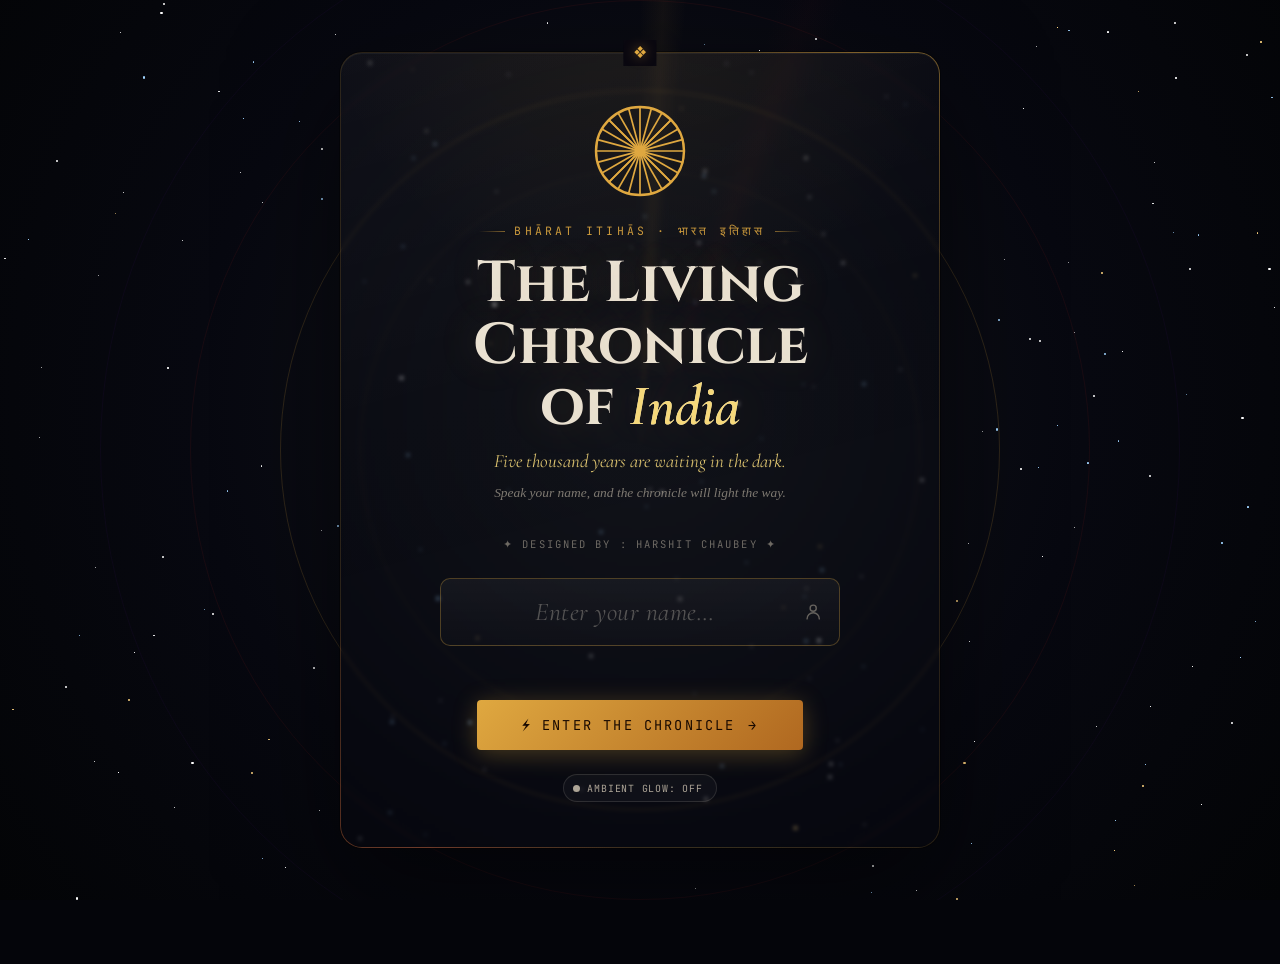
<file: index.html>
<!DOCTYPE html>
<html lang="en">
<head>
<meta charset="UTF-8">
<meta name="viewport" content="width=device-width, initial-scale=1.0">
<meta name="description" content="Bhārat Itihās — The Living Chronicle of India. Explore 5,000 years of Indian history, from the Indus Valley to Independence. Empires, battles, rulers, monuments, and freedom fighters — with live Wikipedia search, quizzes, and interactive family trees.">
<meta name="keywords" content="Indian history, Bharat Itihas, history of India, Indian empires, Mughal empire, Indian freedom struggle, interactive history timeline, history quiz India">
<meta name="theme-color" content="#04050A">
<link rel="canonical" href="https://harshiiiit-bh.github.io/Bharat-Ithihaas/">
<meta name="google-site-verification" content="xYpebx9w0JvRWftSm_FkXGv6x7YNeEEfTqSEpB6oHE0" />
<meta property="og:title" content="Bhārat Itihās — The Living Chronicle of India">
<meta property="og:description" content="An interactive journey through 5,000 years of Indian history — empires, battles, rulers, monuments, and freedom fighters, with live Wikipedia search, quizzes, and family trees.">
<meta property="og:type" content="website">
<meta property="og:url" content="https://harshiiiit-bh.github.io/Bharat-Ithihaas/">
<meta name="twitter:card" content="summary">
<title>Bhārat Itihās — Interactive History of India | Empires, Battles & Freedom Struggle</title>
<link rel="icon" href="data:image/svg+xml,%3Csvg xmlns='http://www.w3.org/2000/svg' viewBox='0 0 100 100'%3E%3Ccircle cx='50' cy='50' r='46' fill='none' stroke='%23DFA840' stroke-width='4'/%3E%3Ccircle cx='50' cy='50' r='6' fill='%23DFA840'/%3E%3Cg stroke='%23DFA840' stroke-width='3'%3E%3Cline x1='50' y1='8' x2='50' y2='92'/%3E%3Cline x1='8' y1='50' x2='92' y2='50'/%3E%3Cline x1='17' y1='17' x2='83' y2='83'/%3E%3Cline x1='83' y1='17' x2='17' y2='83'/%3E%3Cline x1='50' y1='8' x2='65' y2='28'/%3E%3Cline x1='50' y1='8' x2='35' y2='28'/%3E%3Cline x1='92' y1='50' x2='72' y2='65'/%3E%3Cline x1='92' y1='50' x2='72' y2='35'/%3E%3Cline x1='50' y1='92' x2='35' y2='72'/%3E%3Cline x1='50' y1='92' x2='65' y2='72'/%3E%3Cline x1='8' y1='50' x2='28' y2='35'/%3E%3Cline x1='8' y1='50' x2='28' y2='65'/%3E%3C/g%3E%3C/svg%3E">
<link rel="preconnect" href="https://fonts.googleapis.com">

<link href="https://fonts.googleapis.com/css2?family=Cinzel:wght@500;600;700;800&family=Cormorant+Garamond:ital,wght@0,400;0,500;0,600;0,700;1,400;1,500&family=Spectral:ital,wght@0,400;0,500;0,600;1,400&family=JetBrains+Mono:wght@400;500;600&display=swap" rel="stylesheet">
<link href="https://fonts.googleapis.com/css2?family=Noto+Sans+Devanagari:wght@400;600&display=swap" rel="stylesheet">

  <link rel="stylesheet" href="assets/css/chronicle.css">
</head>
<body>

<!-- galaxy bg -->
<canvas id="galaxy-canvas"></canvas>
<div class="nebula"></div>
<div class="parallax-layer" id="stars-far"></div>
<div class="parallax-layer" id="stars-mid"></div>
<div class="parallax-layer" id="stars-near"></div>
<div class="embers" id="embers"></div>
<div class="grain"></div>
<div class="vignette"></div>

<!-- ══ GATE ══ -->
<!-- UPSCALE ADDITIONS -->
<div id="pageProgress"></div>
<button id="backToTop" aria-label="Back to top" title="Back to top">
  <svg viewBox="0 0 24 24" fill="none" stroke="currentColor" stroke-width="2.2" stroke-linecap="round"><path d="M12 19V5M5 12l7-7 7 7"/></svg>
</button>
<button id="themeToggle" aria-label="Toggle light/dark theme" title="Toggle theme">
  <svg viewBox="0 0 24 24" fill="none" stroke="currentColor" stroke-width="2" stroke-linecap="round">
    <path d="M12 3a6 6 0 0 0 9 9 9 9 0 1 1-9-9Z"/>
  </svg>
</button>
<button id="scholarRecordBtn" aria-label="Your Scholar's Record" title="Your Scholar's Record">
  <svg viewBox="0 0 24 24" fill="none" stroke="currentColor" stroke-width="2" stroke-linecap="round" stroke-linejoin="round">
    <path d="M4 19.5A2.5 2.5 0 0 1 6.5 17H20"/>
    <path d="M6.5 2H20v20H6.5A2.5 2.5 0 0 1 4 19.5v-15A2.5 2.5 0 0 1 6.5 2Z"/>
  </svg>
</button>
<div id="toastWrap"></div>

<div id="gate" role="dialog" aria-modal="true" aria-label="Enter the chronicle">
  <div class="gate-stars" id="gateStars"></div>
  <div class="gate-rays"></div>
  <div class="gate-ring gr1"></div>
  <div class="gate-ring gr2"></div>
  <div class="gate-ring gr3"></div>
  <div class="gate-ring gr4"></div>
  <div class="gate-glyphs" id="gateGlyphs"></div>
  <div class="gate-frame">
    <div class="gate-return-banner" id="gateReturnBanner">
      <span>↻ Welcome back<span id="gateReturnName"></span> — pick up where you left off?</span>
      <button type="button" id="gateReturnYes">Continue</button>
    </div>
    <div class="gate-chakra">
      <svg viewBox="0 0 100 100" fill="none"><circle cx="50" cy="50" r="44" stroke="currentColor" stroke-width="2.4"/><circle cx="50" cy="50" r="5.5" fill="currentColor"/>
      <g stroke="currentColor" stroke-width="1.7">
        <line x1="50" y1="6" x2="50" y2="94"/><line x1="6" y1="50" x2="94" y2="50"/>
        <line x1="18.7" y1="18.7" x2="81.3" y2="81.3"/><line x1="81.3" y1="18.7" x2="18.7" y2="81.3"/>
        <line x1="50" y1="6" x2="50" y2="94" transform="rotate(15 50 50)"/>
        <line x1="50" y1="6" x2="50" y2="94" transform="rotate(30 50 50)"/>
        <line x1="50" y1="6" x2="50" y2="94" transform="rotate(45 50 50)"/>
        <line x1="50" y1="6" x2="50" y2="94" transform="rotate(60 50 50)"/>
        <line x1="50" y1="6" x2="50" y2="94" transform="rotate(75 50 50)"/>
        <line x1="50" y1="6" x2="50" y2="94" transform="rotate(105 50 50)"/>
        <line x1="50" y1="6" x2="50" y2="94" transform="rotate(120 50 50)"/>
        <line x1="50" y1="6" x2="50" y2="94" transform="rotate(135 50 50)"/>
        <line x1="50" y1="6" x2="50" y2="94" transform="rotate(150 50 50)"/>
        <line x1="50" y1="6" x2="50" y2="94" transform="rotate(165 50 50)"/>
      </g></svg>
    </div>
    <div class="gate-eyebrow">Bhārat Itihās · भारत इतिहास</div>
    <h1 class="gate-title">The Living Chronicle<br>of <em>India</em></h1>
    <p class="gate-sub">Five thousand years are waiting in the dark.</p>
    <p class="gate-tagline">Speak your name, and the chronicle will light the way.</p>

    <div class="gate-device-hint-backdrop" id="gateDeviceHintBackdrop">
      <div class="gate-device-hint" id="gateDeviceHint">
        <svg viewBox="0 0 24 24" fill="none" stroke="currentColor" stroke-width="1.8" stroke-linecap="round" stroke-linejoin="round"><rect x="2" y="3" width="20" height="14" rx="2"/><line x1="8" y1="21" x2="16" y2="21"/><line x1="12" y1="17" x2="12" y2="21"/></svg>
        <span class="ghc-text">For the richest experience — timelines, charts, and family trees all need room to breathe — <strong>open this on a laptop, or switch your mobile browser to Desktop Mode.</strong></span>
        <button type="button" class="ghc-close" id="gateDeviceHintClose" aria-label="Dismiss this tip">✕</button>
      </div>
    </div>

    <div class="gate-credit">✦ Designed by : Harshit Chaubey ✦</div>

    <form class="gate-form" id="gateForm">
      <div class="gate-input-wrap">
        <input type="text" id="nameInput" placeholder="Enter your name…" autocomplete="off" maxlength="40" required>
        <svg class="gi-icon" viewBox="0 0 24 24" fill="none" stroke="currentColor" stroke-width="1.8" stroke-linecap="round" stroke-linejoin="round"><path d="M20 21a8 8 0 0 0-16 0"/><circle cx="12" cy="7" r="4"/></svg>
      </div>
      <div class="gate-preview" id="gatePreview">&nbsp;</div>
      <button type="submit" class="gate-enter">⚡ Enter the Chronicle <span class="ce-arrow">→</span></button>
    </form>

    <div class="gate-meta-row">
      <button type="button" class="gate-ambient-toggle" id="gateAmbientToggle" aria-pressed="false">
        <span class="ga-dot"></span><span id="gateAmbientLabel">Ambient glow: off</span>
      </button>
    </div>
  </div>
</div>

<!-- ══ WELCOME POPUP ══ -->
<div id="welcomePopup" role="dialog" aria-modal="true" aria-label="Welcome">
  <div class="wp-card">
    <div class="wp-chakra">
      <svg viewBox="0 0 100 100" fill="none"><circle cx="50" cy="50" r="44" stroke="currentColor" stroke-width="2.6"/><circle cx="50" cy="50" r="6" fill="currentColor"/>
      <g stroke="currentColor" stroke-width="1.8"><line x1="50" y1="6" x2="50" y2="94"/><line x1="6" y1="50" x2="94" y2="50"/><line x1="18.7" y1="18.7" x2="81.3" y2="81.3"/><line x1="81.3" y1="18.7" x2="18.7" y2="81.3"/><line x1="50" y1="6" x2="50" y2="94" transform="rotate(30 50 50)"/><line x1="50" y1="6" x2="50" y2="94" transform="rotate(60 50 50)"/><line x1="50" y1="6" x2="50" y2="94" transform="rotate(120 50 50)"/><line x1="50" y1="6" x2="50" y2="94" transform="rotate(150 50 50)"/></g></svg>
    </div>
    <div class="wp-greet">Welcome, <strong id="wpName">Scholar</strong></div>
    <div class="wp-sub">The Chronicle Has Opened Its Gates</div>
    <p class="wp-quote" id="wpQuote">Loading…</p>
    <p class="wp-attr" id="wpAttr"></p>
    <button class="wp-continue" id="wpContinue">Begin Exploring →</button>
    <br>
    <span class="wp-credit">Designed by : Harshit Chaubey</span>
  </div>
</div>

<!-- ══ SITE ══ -->
<div id="site">

  <header class="top">
    <div class="brand">
      <div class="ck spin">
        <svg viewBox="0 0 100 100" fill="none"><circle cx="50" cy="50" r="44" stroke="currentColor" stroke-width="3"/><circle cx="50" cy="50" r="5.5" fill="currentColor"/>
        <g stroke="currentColor" stroke-width="2"><line x1="50" y1="6" x2="50" y2="94"/><line x1="6" y1="50" x2="94" y2="50"/><line x1="18.7" y1="18.7" x2="81.3" y2="81.3"/><line x1="81.3" y1="18.7" x2="18.7" y2="81.3"/><line x1="50" y1="6" x2="50" y2="94" transform="rotate(30 50 50)"/><line x1="50" y1="6" x2="50" y2="94" transform="rotate(60 50 50)"/><line x1="50" y1="6" x2="50" y2="94" transform="rotate(120 50 50)"/><line x1="50" y1="6" x2="50" y2="94" transform="rotate(150 50 50)"/></g></svg>
      </div>
      <div class="brand-text">
        <span class="brand-name">Bhārat Itihās</span>
        <span class="brand-tag">The Ocean of Indian Knowledge · v3</span>
      </div>
    </div>

    <nav class="nav-links">
      <a href="#gateway-sec">Explore</a>
      <a href="#deep-sec">Origins</a>
      <a href="#timeline-sec">Timeline</a>
      <a href="#philosopher-sec">Thinkers</a>
      <a href="#battles-sec">Battles</a>
      <a href="#quote-wall-sec">Quotes</a>
      <a href="#empire-chart-sec">Empires</a>
      <a href="independence.html">Independence</a>
      <a href="revolutionaries.html">Revolutionaries</a>
    </nav>

    <div class="header-right">
      <button id="themeSwitchBtn" class="theme-switch-btn" type="button" title="Change visual theme" aria-label="Change visual theme">🌓</button>
      <div class="greeting-line">Welcome, <strong id="greetingName">Scholar</strong></div>
      <div id="eraIndicator"><span class="dot"></span><span class="label">Now Viewing: <strong id="eraIndicatorText">The Chronicle</strong></span></div>
      <div class="clock-block">
        <div class="clock-time" id="clockTime">00:00:00</div>
        <div class="clock-date" id="clockDate">---</div>
      </div>
    </div>
  </header>

  <!-- ticker -->
  <div class="ticker-wrap">
    <div class="ticker-label"><span class="ticker-dot"></span>Today in History</div>
    <div class="ticker-events" id="tickerEvents"></div>
  </div>

  <!-- hero -->
  <section class="hero">
    <div class="hero-eyebrow" style="display:flex;align-items:center;justify-content:center;gap:.6rem;">
      <span class="ck" style="width:.9rem;height:.9rem;color:var(--ember-b);animation:flicker 2.8s ease-in-out infinite;"><svg viewBox="0 0 100 100" fill="none"><circle cx="50" cy="50" r="44" stroke="currentColor" stroke-width="8"/><circle cx="50" cy="50" r="8" fill="currentColor"/></svg></span>
      The Chronicle Awaits
      <span class="ck" style="width:.9rem;height:.9rem;color:var(--ember-b);animation:flicker 2.8s ease-in-out infinite 1.4s;"><svg viewBox="0 0 100 100" fill="none"><circle cx="50" cy="50" r="44" stroke="currentColor" stroke-width="8"/><circle cx="50" cy="50" r="8" fill="currentColor"/></svg></span>
    </div>
    <h1>Explore <em>5,000 years</em> of Indian History</h1>
    <p class="hero-lede">From the first fired brick at Harappa to the raising of the Tricolour — choose your path, and the archive opens a full dossier: origins, key figures, causes, turning points, and legacy.</p>
    <div class="stats-row">
      <div class="stat-pill"><span class="num">14</span>Major Eras</div>
      <div class="stat-pill"><span class="num">5000+</span>Years of History</div>
      <div class="stat-pill"><span class="num">200+</span>Voices & Quotes</div>
      <div class="stat-pill"><span class="num">40+</span>Key Battles</div>
      <div class="stat-pill"><span class="num">∞</span>Topics</div>
      <div class="stat-pill"><span class="num">Live</span>Research</div>
    </div>
    <!-- Hero bottom additions -->
    <div class="hero-quote-band" id="heroQuote">
      <span id="heroQuoteText">Arise, awake, and stop not till the goal is reached.</span>
      <span class="hero-quote-attr" id="heroQuoteAttr">— Swami Vivekananda</span>
    </div>
    <div class="hero-scroll-cue" onclick="document.getElementById('gateway-sec').scrollIntoView({behavior:'smooth'})">
      <span>Begin Exploring</span>
      <svg viewBox="0 0 24 24" fill="none" stroke="currentColor" stroke-width="2" stroke-linecap="round"><path d="M12 5v14M5 12l7 7 7-7"/></svg>
    </div>
  </section>


  <!-- Featured archives: dedicated, maintainable historical modules -->


  <!-- on this day -->
  <div id="onThisDayCard" class="otd-card" role="region" aria-label="On this day in history"></div>

  <!-- ══ WISDOM BAND — Rotating Quotes ══ -->
  <div class="wisdom-band" id="wisdomBand" data-anchor="quote-wall-sec">
    <div id="quote-wall-sec" style="position:relative;top:-90px;"></div>
    <div class="wb-eyebrow">Voices Across 5,000 Years</div>
    <div class="wb-quote" id="wbQuote">Loading wisdom…</div>
    <div class="wb-attr" id="wbAttr"></div>
    <div class="wb-dots" id="wbDots"></div>
    <div class="wb-controls">
      <button class="wb-ctrl-btn" id="wbPrev" aria-label="Previous quote">‹</button>
      <button class="wb-ctrl-btn" id="wbNext" aria-label="Next quote">›</button>
    </div>
  </div>

  <!-- ══ KNOWLEDGE PILLARS ══ -->
  <section class="pillars-sec reveal" id="pillars-sec">
    <div class="section-head">
      <div class="ey">✦ The Depth of This Archive ✦</div>
      <h2>An Ocean of Knowledge</h2>
      <p>Five thousand years of civilization — compiled, cross-referenced, and made searchable.</p>
    </div>
    <div class="pillars-row">
      <div class="pillar-card reveal">
        <span class="pillar-icon">🏛️</span>
        <div class="pillar-num">14</div>
        <div class="pillar-sub">Major Eras</div>
        <div class="pillar-title" style="margin-top:.4rem;font-size:.72rem;">from Harappa to Republic</div>
      </div>
      <div class="pillar-card reveal">
        <span class="pillar-icon">⚔️</span>
        <div class="pillar-num">40+</div>
        <div class="pillar-sub">Documented Battles</div>
        <div class="pillar-title" style="margin-top:.4rem;font-size:.72rem;">with causes & consequences</div>
      </div>
      <div class="pillar-card reveal">
        <span class="pillar-icon">👑</span>
        <div class="pillar-num">120+</div>
        <div class="pillar-sub">Rulers & Leaders</div>
        <div class="pillar-title" style="margin-top:.4rem;font-size:.72rem;">emperors, queens & generals</div>
      </div>
      <div class="pillar-card reveal">
        <span class="pillar-icon">📜</span>
        <div class="pillar-num">200+</div>
        <div class="pillar-sub">Historical Quotes</div>
        <div class="pillar-title" style="margin-top:.4rem;font-size:.72rem;">from primary sources</div>
      </div>
      <div class="pillar-card reveal">
        <span class="pillar-icon">🗺️</span>
        <div class="pillar-num">28+</div>
        <div class="pillar-sub">States Mapped</div>
        <div class="pillar-title" style="margin-top:.4rem;font-size:.72rem;">regional histories in full</div>
      </div>
      <div class="pillar-card reveal">
        <span class="pillar-icon">🕌</span>
        <div class="pillar-num">∞</div>
        <div class="pillar-sub">Wikipedia Research</div>
        <div class="pillar-title" style="margin-top:.4rem;font-size:.72rem;">live, every query</div>
      </div>
    </div>
  </section>

  <!-- ══ SCROLLING QUOTE TICKER ══ -->
  <div class="quote-ticker" aria-hidden="true">
    <div class="quote-ticker-track" id="quoteTickerTrack"></div>
  </div>

  <!-- ══ DEEP HISTORY — 4 Foundational Eras ══ -->
  <section class="deep-sec reveal" id="deep-sec">
    <div class="section-head">
      <div class="ey">✦ The Deepest Roots ✦</div>
      <h2>Foundations of a Civilization</h2>
      <p>Four epochs that shaped the soul of the subcontinent before the first dynasty was even named.</p>
    </div>
    <div class="deep-cards">
      <div class="deep-card reveal" style="--dc-col:#DFA840;--dc-glow:rgba(223,168,64,.1);">
        <div class="deep-card-era">3300–1300 BCE</div>
        <div class="deep-card-title">Indus Valley Civilization</div>
        <div class="deep-card-period">The World's First Planned Cities</div>
        <div class="deep-card-body">At a time when most of Europe was scattered farmsteads, Harappa and Mohenjo-daro had standardized bricks, underground drainage, granaries, and a script we still cannot read. Over a million people lived in this civilization at its peak — more than Egypt and Mesopotamia combined. Dholavira in Gujarat had a sign-board in 17 symbols. Lothal had the world's first known dock.</div>
        <div class="deep-card-facts">
          <div class="deep-fact">Population exceeded 5 million at its zenith (~2500 BCE)</div>
          <div class="deep-fact">1,052+ sites discovered across 1.25 million sq km</div>
          <div class="deep-fact">No evidence of warfare or a ruling class — puzzling historians</div>
          <div class="deep-fact">Cotton was woven here for the first time in world history</div>
        </div>
        <div class="deep-card-quote">"The Indus people were comfortable with complexity before the concept of empire existed."<br><small style="font-family:monospace;font-size:.7rem;color:var(--bone-d);">— Jonathan Mark Kenoyer, archaeologist</small></div>
      </div>
      <div class="deep-card reveal" style="--dc-col:#E05C42;--dc-glow:rgba(224,92,66,.08);">
        <div class="deep-card-era">1500–500 BCE</div>
        <div class="deep-card-title">The Vedic Age</div>
        <div class="deep-card-period">When Hymns Became Philosophy</div>
        <div class="deep-card-body">The Rigveda's 1,028 hymns are the oldest surviving sacred literature of any religion still practiced today. By the late Vedic period, the Upanishads had turned ritual into metaphysics — asking not "what sacrifice pleases the gods" but "what is the nature of reality itself." Concepts like Brahman, Atman, karma, and moksha that still shape 1.4 billion lives were crystallized here.</div>
        <div class="deep-card-facts">
          <div class="deep-fact">Four Vedas composed over nearly 1,000 years</div>
          <div class="deep-fact">108 Upanishads — the Vedanta philosophical tradition</div>
          <div class="deep-fact">Sanskrit grammar codified by Pāṇini (~4th century BCE)</div>
          <div class="deep-fact">16 Mahajanapadas (great republics) emerge by 600 BCE</div>
        </div>
        <div class="deep-card-quote">"That which is the finest essence — this whole world has that as its soul. That is Reality. That is Ātman. That art Thou."<br><small style="font-family:monospace;font-size:.7rem;color:var(--bone-d);">— Chandogya Upanishad 6.8.7</small></div>
      </div>
      <div class="deep-card reveal" style="--dc-col:#2EC4B6;--dc-glow:rgba(46,196,182,.07);">
        <div class="deep-card-era">300 BCE–300 CE</div>
        <div class="deep-card-title">The Sangam Age</div>
        <div class="deep-card-period">South India's Literary Renaissance</div>
        <div class="deep-card-body">While the Mauryas ruled the north, South India produced a literary culture of breathtaking sophistication. The Sangam poems — 2,381 surviving works by over 473 named poets, including women — describe love, war, trade, and grief with a directness that feels startlingly modern. This was a cosmopolitan world: Roman gold coins are found in Tamil Nadu by the truckload.</div>
        <div class="deep-card-facts">
          <div class="deep-fact">473+ named poets — including 31 women poets</div>
          <div class="deep-fact">Rome traded pepper, ivory and gems with Tamil ports</div>
          <div class="deep-fact">Three royal academies (Sangams) of literature documented</div>
          <div class="deep-fact">Tolkāppiyam — the oldest surviving Tamil grammar, still studied</div>
        </div>
        <div class="deep-card-quote">"Even if the tiger approaches, even if the mountain crashes — hold firm. The lover will not turn back."<br><small style="font-family:monospace;font-size:.7rem;color:var(--bone-d);">— Sangam poem, Akananuru 7</small></div>
      </div>
      <div class="deep-card reveal" style="--dc-col:#9B7BE0;--dc-glow:rgba(155,123,224,.08);">
        <div class="deep-card-era">500 BCE–600 CE</div>
        <div class="deep-card-title">The Buddhist Age</div>
        <div class="deep-card-period">When India Taught the World</div>
        <div class="deep-card-body">A prince born in the foothills of Nepal sat under a fig tree in Bihar and became the Buddha — and the idea spread from Afghanistan to Japan. Ashoka funded missionaries to Sri Lanka, Central Asia, Greece, and Egypt. Nalanda University attracted students from China, Korea, and Southeast Asia — 10,000 students, 9 million books, 2,000 professors — the greatest university of the ancient world.</div>
        <div class="deep-card-facts">
          <div class="deep-fact">Nalanda stood for 800 years before its destruction in 1193 CE</div>
          <div class="deep-fact">Ashoka's edicts inscribed across 15 languages and scripts</div>
          <div class="deep-fact">Buddhism reached China via the Silk Road by 65 CE</div>
          <div class="deep-fact">Bodh Gaya, Sarnath, Kushinagar — still the world's pilgrimage sites</div>
        </div>
        <div class="deep-card-quote">"Do not believe in anything simply because you have heard it… But after observation and analysis, when you find that anything agrees with reason, accept it."<br><small style="font-family:monospace;font-size:.7rem;color:var(--bone-d);">— Attributed to the Buddha, Kalama Sutta</small></div>
      </div>
    </div>
  </section>

  <!-- ornate divider -->
  <div class="ornate-divider">
    <div class="ornate-divider-inner">
      <div class="ornate-divider-line"></div>
      <div class="ornate-divider-sym">❖ ॐ ❖</div>
      <div class="ornate-divider-line right"></div>
    </div>
  </div>

  <!-- gateway -->
  <section class="gateway" id="gateway-sec">
    <div class="gw-grid">
      <button class="gw-card c-era" data-mode="era" type="button">
        <div class="gw-badge">🏛 Era Explorer</div>
        <div class="gw-icon-big"><svg viewBox="0 0 52 52" fill="none"><path d="M6 44h40M10 44V24l16-12 16 12v20M18 44V30h16v14" stroke="currentColor" stroke-width="2.4" stroke-linejoin="round"/><path d="M24 20h4v4h-4z" fill="currentColor" opacity=".5"/></svg></div>
        <h3 class="gw-title">Explore an Era</h3>
        <p class="gw-desc">Dive into any of the 14 great ages of the subcontinent. Full dossier with context and legacy.</p>
        <div class="gw-pills"><span class="gw-pill">Maurya Empire</span><span class="gw-pill">Mughal Era</span><span class="gw-pill">Gupta Age</span></div>
        <div class="gw-arrow">→</div>
      </button>
      <button class="gw-card c-topic" data-mode="topic" type="button">
        <div class="gw-badge">📜 Topic Search</div>
        <div class="gw-icon-big"><svg viewBox="0 0 52 52" fill="none"><circle cx="22" cy="22" r="14" stroke="currentColor" stroke-width="2.4"/><line x1="32" y1="32" x2="45" y2="45" stroke="currentColor" stroke-width="2.4" stroke-linecap="round"/><line x1="17" y1="22" x2="27" y2="22" stroke="currentColor" stroke-width="1.8" stroke-linecap="round"/><line x1="22" y1="17" x2="22" y2="27" stroke="currentColor" stroke-width="1.8" stroke-linecap="round"/></svg></div>
        <h3 class="gw-title">Search a Topic</h3>
        <p class="gw-desc">Name any ruler, battle, monument, movement, or idea. Gets the real historical record — not TV serials.</p>
        <div class="gw-pills"><span class="gw-pill">Chandragupta Maurya</span><span class="gw-pill">Battle of Plassey</span><span class="gw-pill">Rani Lakshmibai</span></div>
        <div class="gw-arrow">→</div>
      </button>
      <button class="gw-card c-date" data-mode="date" type="button">
        <div class="gw-badge">📅 Date Lookup</div>
        <div class="gw-icon-big"><svg viewBox="0 0 52 52" fill="none"><rect x="6" y="10" width="40" height="34" rx="3" stroke="currentColor" stroke-width="2.4"/><line x1="6" y1="20" x2="46" y2="20" stroke="currentColor" stroke-width="2.4"/><line x1="16" y1="6" x2="16" y2="14" stroke="currentColor" stroke-width="2.4" stroke-linecap="round"/><line x1="36" y1="6" x2="36" y2="14" stroke="currentColor" stroke-width="2.4" stroke-linecap="round"/><circle cx="18" cy="30" r="2" fill="currentColor" opacity=".6"/><circle cx="26" cy="30" r="2" fill="currentColor" opacity=".6"/><circle cx="34" cy="30" r="2" fill="currentColor" opacity=".6"/></svg></div>
        <h3 class="gw-title">On This Date</h3>
        <p class="gw-desc">Enter any calendar date and discover every significant Indian-history event — battles, births, treaties.</p>
        <div class="gw-pills"><span class="gw-pill">15 August 1947</span><span class="gw-pill">23 March 1931</span><span class="gw-pill">13 April 1919</span></div>
        <div class="gw-arrow">→</div>
      </button>
      <button class="gw-card c-guess" id="guessCard" type="button">
        <div class="gw-badge">🎯 Guess Mode</div>
        <div class="gw-icon-big"><svg viewBox="0 0 52 52" fill="none"><circle cx="26" cy="26" r="19" stroke="currentColor" stroke-width="2.4"/><circle cx="26" cy="26" r="11" stroke="currentColor" stroke-width="2.2"/><circle cx="26" cy="26" r="3.5" fill="currentColor"/></svg></div>
        <h3 class="gw-title">Test Your Knowledge</h3>
        <p class="gw-desc">A visual guessing game — rulers, monuments, empires, and battles. Pick your difficulty and question count.</p>
        <div class="gw-pills"><span class="gw-pill">Easy → Extreme</span><span class="gw-pill">Instant Feedback</span></div>
        <div class="gw-arrow">→</div>
      </button>
      <button class="gw-card c-notes" data-mode="notes" type="button">
        <div class="gw-badge">📋 Short Notes</div>
        <div class="gw-icon-big"><svg viewBox="0 0 52 52" fill="none"><rect x="9" y="6" width="34" height="40" rx="3" stroke="currentColor" stroke-width="2.4"/><line x1="16" y1="17" x2="36" y2="17" stroke="currentColor" stroke-width="2.2" stroke-linecap="round"/><line x1="16" y1="25" x2="36" y2="25" stroke="currentColor" stroke-width="2.2" stroke-linecap="round"/><line x1="16" y1="33" x2="29" y2="33" stroke="currentColor" stroke-width="2.2" stroke-linecap="round"/></svg></div>
        <h3 class="gw-title">Quick Bullet Notes</h3>
        <p class="gw-desc">Skip the prose — get any topic as fast, scannable bullet points for quick revision.</p>
        <div class="gw-pills"><span class="gw-pill">Exam-Ready</span><span class="gw-pill">At a Glance</span></div>
        <div class="gw-arrow">→</div>
      </button>
      <button class="gw-card c-discover" id="discoverCard" type="button">
        <div class="gw-badge">🎲 Discovery</div>
        <div class="gw-icon-big"><svg viewBox="0 0 52 52" fill="none"><path d="M26 6v8M26 38v8M6 26h8M38 26h8M12.5 12.5l5.7 5.7M33.8 33.8l5.7 5.7M12.5 39.5l5.7-5.7M33.8 18.2l5.7-5.7" stroke="currentColor" stroke-width="2.4" stroke-linecap="round"/><circle cx="26" cy="26" r="7" stroke="currentColor" stroke-width="2.4"/></svg></div>
        <h3 class="gw-title">Surprise Me</h3>
        <p class="gw-desc">Don't know where to start? Let the chronicle pick a random ruler, battle, or empire for you.</p>
        <div class="gw-pills"><span class="gw-pill">Random Topic</span><span class="gw-pill">One Click</span></div>
        <div class="gw-arrow">→</div>
      </button>
    </div>
    <div class="search-panel" id="searchPanel">
      <div class="sp-label" id="panelLabel"></div>
      <div id="continueBanner" role="status"></div>
      <div class="sp-row" style="position:relative;">
        <input type="text" id="queryInput" placeholder="" autocomplete="off" role="combobox" aria-expanded="false" aria-autocomplete="list" aria-controls="searchSuggestions">
        <div id="searchSuggestions" class="search-suggestions" role="listbox"></div>
        <button class="go-btn" id="goBtn" title="Press Enter to search">
          <span>Reveal</span>
          <span class="ck spin" style="width:.95rem;height:.95rem;"><svg viewBox="0 0 100 100" fill="none"><circle cx="50" cy="50" r="44" stroke="currentColor" stroke-width="9"/></svg></span>
        </button>
        <span id="streakBadge" role="status"></span>
      </div>
      <div class="chip-row" id="chipRow"></div>
      <div class="history-row" id="historyRow"></div>
      <div id="resultArea" role="region" aria-live="polite" aria-label="Search result"></div>
      <details class="favorites-panel">
        <summary>★ Saved Topics</summary>
        <div id="favoritesList"></div>
      </details>
    </div>
  </section>

  <div id="journeyTrail"></div>
  <div id="rabbitHoleTrail"></div>

  <!-- ══ PHILOSOPHER CARDS ══ -->
  <section class="philosopher-sec reveal" id="philosopher-sec">
    <div class="section-head">
      <div class="ey">✦ Minds That Shaped Eternity ✦</div>
      <h2>Great Philosophers & Thinkers</h2>
      <p>India produced more philosophical schools than any civilization on Earth. These are their architects.</p>
    </div>
    <div class="phil-grid" id="philGrid"></div>
  </section>

  <!-- ornate divider -->
  <div class="ornate-divider"><div class="ornate-divider-inner"><div class="ornate-divider-line"></div><div class="ornate-divider-sym">✦ ✦ ✦</div><div class="ornate-divider-line right"></div></div></div>

  <!-- ══ WOMEN WHO SHAPED HISTORY ══ -->
  <section class="women-sec reveal" id="women-sec">
    <div class="section-head">
      <div class="ey">✦ Forgotten No Longer ✦</div>
      <h2>Women Who Shaped India</h2>
      <p>Rulers, saints, scholars, revolutionaries — the women whose stories official history tried to footnote. This is a starting list, not the whole list — search for anyone missing.</p>
    </div>
    <div class="women-grid" id="womenGrid"></div>
  </section>

  <!-- ornate divider -->
  <div class="ornate-divider"><div class="ornate-divider-inner"><div class="ornate-divider-line"></div><div class="ornate-divider-sym">❖ ⚔ ❖</div><div class="ornate-divider-line right"></div></div></div>

  <!-- ══ GREAT BATTLES SCROLL ══ -->
  <section class="battles-sec reveal" id="battles-sec">
    <div class="section-head">
      <div class="ey">✦ Turning Points in Iron and Blood ✦</div>
      <h2>40 Battles That Changed India</h2>
      <p>Every battle below shifted the trajectory of the subcontinent. Click any entry to search the full Chronicle — or look up a battle that isn't here yet.</p>
    </div>
    <div class="battle-scroll" id="battleScroll"></div>
  </section>

  <!-- ornate divider -->
  <div class="ornate-divider"><div class="ornate-divider-inner"><div class="ornate-divider-line"></div><div class="ornate-divider-sym">✦ ⚔ ✦</div><div class="ornate-divider-line right"></div></div></div>

  <!-- ══ MILITARY OPERATIONS (1947–PRESENT) — Army, Navy, Air Force, BSF, NSG, Para SF, Police & more ══ -->
  <section class="ops-sec reveal" id="ops-sec">
    <div class="section-head">
      <div class="ey">✦ The Republic Defends Itself ✦</div>
      <h2>Military Operations</h2>
      <p>Army, Navy, Air Force, BSF, NSG, Para SF, and even city police forces like Delhi Police's Special Cell at Batla House — every arm of India's security apparatus has its own roll of operations. Filter by force, click any card to dig deeper, or search for one that isn't listed.</p>
    </div>
    <div class="ops-filter-row" id="opsFilterRow"></div>
    <div class="ops-grid" id="opsGrid"></div>
  </section>

  <!-- ornate divider -->
  <div class="ornate-divider"><div class="ornate-divider-inner"><div class="ornate-divider-line"></div><div class="ornate-divider-sym">✦ ∞ ✦</div><div class="ornate-divider-line right"></div></div></div>

  <!-- ══ SCIENCE & MATHEMATICS ══ -->
  <section class="science-sec reveal" id="science-sec">
    <div class="section-head">
      <div class="ey">✦ The Gifts India Gave the World ✦</div>
      <h2>Science, Mathematics & Medicine</h2>
      <p>Zero, the decimal system, surgery, trigonometry, atomic theory — all born on the subcontinent. This list keeps growing; search for any name not yet featured.</p>
    </div>
    <div class="science-grid" id="scienceGrid"></div>
  </section>

  <!-- ══ SACRED TEXTS ══ -->
  <section class="texts-sec reveal" id="texts-sec">
    <div class="section-head">
      <div class="ey">✦ Words That Survived Millennia ✦</div>
      <h2>The Sacred Texts of India</h2>
      <p>From the Rigveda to the Guru Granth Sahib — the living literary inheritance of 5,000 years.</p>
    </div>
    <div class="texts-grid" id="textsGrid"></div>
  </section>

  <!-- ornate divider -->
  <div class="ornate-divider"><div class="ornate-divider-inner"><div class="ornate-divider-line"></div><div class="ornate-divider-sym">✦ 𑀓 ✦</div><div class="ornate-divider-line right"></div></div></div>

  <!-- ══ GLOSSARY & ERA TIMELINE ══ -->
  <section class="glossary-sec reveal" id="glossary-sec">
    <div class="section-head">
      <div class="ey">✦ A Map and a Dictionary ✦</div>
      <h2>Eras at a Glance, and the Words Behind Them</h2>
      <p>Scroll the strip below for a one-line tour through every age of Indian history. Then search or filter the glossary for any term you've encountered along the way.</p>
    </div>

    <div class="era-strip-wrap">
      <div class="era-strip" id="eraStrip">
        <!-- populated by JS reusing the existing ERAS array, just in compact strip form -->
      </div>
    </div>

    <div class="gloss-toolbar">
      <div class="gloss-search-wrap">
        <svg viewBox="0 0 24 24" fill="none" stroke="currentColor" stroke-width="2" stroke-linecap="round" stroke-linejoin="round"><circle cx="11" cy="11" r="7"/><line x1="21" y1="21" x2="16.65" y2="16.65"/></svg>
        <input type="text" id="glossarySearch" placeholder="Search a term — e.g. 'swaraj', 'zamindar', 'dharma'…" autocomplete="off">
      </div>
      <span class="gloss-count" id="glossaryCount"></span>
    </div>
    <div class="gloss-chips" id="glossaryChips">
      <button type="button" class="gloss-chip active" data-cat="all">All Terms</button>
      <button type="button" class="gloss-chip" data-cat="polity">Polity</button>
      <button type="button" class="gloss-chip" data-cat="society">Society</button>
      <button type="button" class="gloss-chip" data-cat="philosophy">Philosophy</button>
      <button type="button" class="gloss-chip" data-cat="religion">Religion</button>
      <button type="button" class="gloss-chip" data-cat="administration">Administration</button>
      <button type="button" class="gloss-chip" data-cat="colonial">Colonial</button>
      <button type="button" class="gloss-chip" data-cat="freedom-struggle">Freedom Struggle</button>
      <button type="button" class="gloss-chip" data-cat="modern-politics">Modern Politics</button>
    </div>
    <div class="gloss-grid" id="glossaryGrid"></div>
  </section>

  <!-- ornate divider -->
  <div class="ornate-divider"><div class="ornate-divider-inner"><div class="ornate-divider-line"></div><div class="ornate-divider-sym">✦ ☉ ✦</div><div class="ornate-divider-line right"></div></div></div>

  <!-- ══ ON THIS DAY ══ -->
  <section class="otd-sec reveal" id="otd-sec">
    <div class="section-head">
      <div class="ey">✦ The Wheel Turns ✦</div>
      <h2>On This Day in Indian History</h2>
      <p>The Chronicle checks today's date against centuries of recorded events.</p>
    </div>
    <div class="otd-card" id="otdCard"></div>
  </section>

  <!-- timeline -->
  <section class="section" id="timeline-sec">
    <div class="section-head">
      <div class="ey">✦ The Spine of Time ✦</div>
      <h2>Year-by-Year Chronicle</h2>
      <p>Slide to any year from 3000 BCE to today. The chronicle surfaces the headline event of that exact year — plus any other events it can find for the same year — rulers, empires, and consequences.</p>
    </div>

    <div class="yt-wrap">
      <!-- Title -->
      <div class="yt-title-row">
        <h2 class="yt-page-title">Explore the <em>Chronicle</em></h2>
        <p class="yt-page-sub">Slide to any year from 3000 BCE to today. The chronicle surfaces the headline event of that exact year — plus any other events it can find for the same year — rulers, empires, and consequences.</p>
      </div>

      <!-- Wavy Timeline SVG -->
      <div class="yt-wave-wrap" id="ytWaveWrap">
        <!-- Year bubble (floats above draggable node) -->
        <div class="yt-year-bubble" id="ytYearBubble">
          <span class="yt-year-bubble-year" id="ytYearDisplay">1948 CE</span>
          <span class="yt-year-bubble-era" id="ytEraName">Independent India</span>
        </div>
        <svg class="yt-wave-svg" id="ytWaveSvg" viewBox="0 0 1000 130" preserveAspectRatio="none"></svg>
        <p class="yt-drag-hint">⟺ Drag along the timeline to explore any year</p>
      </div>

      <!-- Era quick-jump pills -->
      <div class="yt-presets" id="ytPresets"></div>
    </div>

    <div class="yt-panel" id="ytPanel">
      <!-- populated by JS -->
    </div>

    <div class="section-head" style="margin-top:3.2rem;margin-bottom:1.6rem;">
      <div class="ey">Or Browse Directly</div>
      <h2 style="font-size:clamp(1.4rem,2.6vw,1.9rem);">Jump to an Era</h2>
    </div>
    <div class="era-grid" id="eraGrid"></div>

    <div class="section-head" style="margin-top:3.2rem;margin-bottom:1.6rem;">
      <div class="ey">Stone, Brick & Legacy</div>
      <h2 style="font-size:clamp(1.4rem,2.6vw,1.9rem);">Architecture, Temples & Forts</h2>
      <p>Temples, forts, tombs, and step-wells that survived empires — pick one to read its full story.</p>
    </div>
    <div class="mon-grid" id="monGrid"></div>
  </section>

  <!-- empires through time — comparative chart -->
  <section class="section" id="empire-chart-sec">
    <div class="section-head">
      <div class="ey">✦ A Visual Comparison ✦</div>
      <h2>Empires Through Time</h2>
      <p>Hover or tap a bar to see how long each major power held sway — and which others ruled alongside it.</p>
    </div>
    <div class="empire-chart-wrap">
      <svg class="empire-chart-svg" id="empireChartSvg" viewBox="0 0 1000 480" preserveAspectRatio="xMidYMid meet"></svg>
      <div class="ec-tooltip" id="ecTooltip"></div>
      <div class="ec-legend" id="ecLegend"></div>
    </div>
  </section>


  <!-- ══ EXPLORE MORE — new feature hub: compare, trees, map, games ══ -->
  <section class="section" id="exploreMore-sec">
    <div class="section-head">
      <div class="ey">✦ Dig Deeper ✦</div>
      <h2>Explore More</h2>
      <p>Five new ways to play with the chronicle — compare empires, walk family trees, and test yourself.</p>
    </div>
    <div class="em-tabs" id="emTabs" role="tablist">
      <button class="em-tab active" data-tab="compare" role="tab">⚖ Compare Empires</button>
      <button class="em-tab" data-tab="tree" role="tab">🌳 Family Trees</button>
      <button class="em-tab" data-tab="mystery" role="tab">🏺 Mystery Artifact</button>
      <button class="em-tab" data-tab="whatif" role="tab">🔀 What If</button>
      <button class="em-tab" data-tab="builder" role="tab">🧩 Order the Eras</button>
    </div>

    <!-- COMPARE EMPIRES -->
    <div class="em-panel active" data-panel="compare">
      <div class="cmp-pickers">
        <select id="cmpSelA" class="cmp-select"></select>
        <div class="cmp-vs">VS</div>
        <select id="cmpSelB" class="cmp-select"></select>
      </div>
      <div id="cmpResult" class="cmp-result"></div>
    </div>

    <!-- FAMILY TREES -->
    <div class="em-panel" data-panel="tree">
      <div class="tree-search-wrap">
        <input type="text" id="treeSearchInput" class="tree-search-input" placeholder="Search any king or queen's name — e.g. Akbar, Shivaji, Ashoka…" autocomplete="off">
        <div id="treeSearchResults" class="tree-search-results"></div>
      </div>
      <div class="tree-pickers" id="treePickers"></div>
      <div id="treeResult" class="tree-result"></div>
    </div>

    <!-- MYSTERY ARTIFACT -->
    <div class="em-panel" data-panel="mystery">
      <div id="mysteryBox" class="mystery-box"></div>
      <button id="mysteryNextBtn" class="mystery-next-btn" type="button">Next Mystery →</button>
    </div>

    <!-- WHAT IF -->
    <div class="em-panel" data-panel="whatif">
      <div class="whatif-pickers" id="whatifPickers"></div>
      <div id="whatifResult" class="whatif-result"></div>
    </div>

    <!-- ORDER THE ERAS (drag builder game) -->
    <div class="em-panel" data-panel="builder">
      <p class="builder-instructions">Drag these into correct chronological order, oldest first, then check your score.</p>
      <ul id="builderList" class="builder-list"></ul>
      <div class="builder-actions">
        <button id="builderShuffleBtn" class="builder-btn" type="button">🔀 Shuffle</button>
        <button id="builderCheckBtn" class="builder-btn primary" type="button">✔ Check Order</button>
      </div>
      <div id="builderResult" class="builder-result"></div>
    </div>
  </section>

  <!-- explore by category — functional, not decorative -->
  <div class="bottom-deco" id="bottom-deco">
    <div class="section-head" style="margin-bottom:1.8rem;">
      <div class="ey">Or, Browse by Theme</div>
      <h2>Explore by Category</h2>
      <p>Pick a theme and the chronicle will surface a fitting starting point.</p>
    </div>
    <div class="deco-emblems" id="categoryRow">
      <button class="deco-emblem" data-cat="symbols" type="button"><div class="icon"><svg viewBox="0 0 36 36" fill="none"><circle cx="18" cy="18" r="15" stroke="currentColor" stroke-width="1.8"/><circle cx="18" cy="18" r="3" fill="currentColor"/><g stroke="currentColor" stroke-width="1.3"><line x1="18" y1="3" x2="18" y2="33"/><line x1="3" y1="18" x2="33" y2="18"/><line x1="7.5" y1="7.5" x2="28.5" y2="28.5"/><line x1="28.5" y1="7.5" x2="7.5" y2="28.5"/><line x1="18" y1="3" x2="18" y2="33" transform="rotate(22.5 18 18)"/><line x1="18" y1="3" x2="18" y2="33" transform="rotate(45 18 18)"/><line x1="18" y1="3" x2="18" y2="33" transform="rotate(67.5 18 18)"/></g></svg></div><span>Symbols & Icons</span></button>
      <button class="deco-emblem" data-cat="freedom" type="button"><div class="icon"><svg viewBox="0 0 36 36" fill="none"><path d="M6 30l12-24 12 24" stroke="currentColor" stroke-width="1.8" stroke-linejoin="round"/><path d="M9 22h18" stroke="currentColor" stroke-width="1.8"/><circle cx="18" cy="8" r="2" fill="currentColor"/></svg></div><span>Freedom Struggle</span></button>
      <button class="deco-emblem" data-cat="temples" type="button"><div class="icon"><svg viewBox="0 0 36 36" fill="none"><path d="M4 30h28M7 30V17l11-9 11 9v13M13 30V21h10v9" stroke="currentColor" stroke-width="1.8" stroke-linejoin="round"/></svg></div><span>Temples & Architecture</span></button>
      <button class="deco-emblem" data-cat="battles" type="button"><div class="icon"><svg viewBox="0 0 36 36" fill="none"><path d="M18 4l3.5 10.5H32l-8.7 6.3 3.3 10.2L18 25l-8.6 6 3.3-10.2L4 14.5h10.5z" stroke="currentColor" stroke-width="1.8" stroke-linejoin="round"/></svg></div><span>Great Battles</span></button>
      <button class="deco-emblem" data-cat="empires" type="button"><div class="icon"><svg viewBox="0 0 36 36" fill="none"><rect x="4" y="8" width="28" height="20" rx="2" stroke="currentColor" stroke-width="1.8"/><line x1="4" y1="15" x2="32" y2="15" stroke="currentColor" stroke-width="1.4"/><circle cx="10" cy="22" r="2" stroke="currentColor" stroke-width="1.4"/><circle cx="18" cy="22" r="2" stroke="currentColor" stroke-width="1.4"/><circle cx="26" cy="22" r="2" stroke="currentColor" stroke-width="1.4"/></svg></div><span>Empires & Dynasties</span></button>
    </div>
    <div class="deco-divider"></div>
    <div class="deco-jump-strip" id="decoJumpStrip"></div>
  </div>

  <footer>
    <div class="ck" style="width:2rem;height:2rem;margin:0 auto 1rem;color:var(--gold-b);animation:flicker 3.2s ease-in-out infinite;">
      <svg viewBox="0 0 100 100" fill="none"><circle cx="50" cy="50" r="44" stroke="currentColor" stroke-width="3"/><circle cx="50" cy="50" r="6" fill="currentColor"/>
      <g stroke="currentColor" stroke-width="1.8"><line x1="50" y1="6" x2="50" y2="94"/><line x1="6" y1="50" x2="94" y2="50"/><line x1="18.7" y1="18.7" x2="81.3" y2="81.3"/><line x1="81.3" y1="18.7" x2="18.7" y2="81.3"/><line x1="50" y1="6" x2="50" y2="94" transform="rotate(30 50 50)"/><line x1="50" y1="6" x2="50" y2="94" transform="rotate(60 50 50)"/><line x1="50" y1="6" x2="50" y2="94" transform="rotate(120 50 50)"/><line x1="50" y1="6" x2="50" y2="94" transform="rotate(150 50 50)"/></g></svg>
    </div>
    <div style="font-family:'Cinzel',serif;font-size:1.1rem;color:var(--bone);margin-bottom:.6rem;">Bhārat Itihās</div>
    Built for those who read the past to understand the present.<br>
    Research is drawn live from Wikipedia's open API. Verify critical facts against primary sources.
    <div class="footer-links">
      <a href="#gateway-sec">Explore</a>
      <a href="#timeline-sec">Timeline</a>
      <a href="#empire-chart-sec">Empires</a>
      <a href="#bottom-deco">Categories</a>
      <a href="independence.html">Independence Archive</a>
      <a href="revolutionaries.html">Revolutionaries</a>
      <a href="records.html">Records Room</a>
    </div>
    <div class="footer-credit">✦ Crafted by Harshit Chaubey ✦</div>
    <div style="margin-top:.7rem;font-size:.62rem;opacity:.45;">Bhārat Itihās v3.0 — The Ocean of Knowledge · 200+ quotes · 40+ battles · 8 philosophers · Powered by Wikipedia Open API · No ads. No tracking.</div>
  </footer>

    <input class="timeline-dock-range" id="timelineDockRange" type="range" min="-3000" max="2026" step="1" value="1948" aria-label="Choose a year" aria-valuetext="1948 CE">
    <button class="timeline-dock-open" id="timelineDockOpen" type="button">Open timeline ↗</button>
  </div>
</div>

<!-- ══ STORY MODE OVERLAY ══ -->
<div id="storyMode" role="dialog" aria-modal="true" aria-label="Story mode">
  <div class="story-progress" id="storyProgress"></div>
  <button class="story-close" id="storyClose" aria-label="Close Story Mode">✕</button>
  <div id="storyScenes"></div>
  <div class="story-nav">
    <button id="storyPrev">← Back</button>
    <button id="storyPlayPause">⏸ Pause</button>
    <button id="storyNext">Next →</button>
  </div>
</div>

<!-- ══ TOPIC HUB — dedicated learning page per search ══ -->
<div id="topicHub">
  <button class="hub-close" id="hubClose" aria-label="Close">✕</button>
  <div id="hubContent" class="hub-content"></div>
</div>

<!-- ══ SCHOLAR'S RECORD ── personal profile pulling together journey, favorites, quiz
     history, and daily streak, all already tracked elsewhere in localStorage. ══ -->
<div id="scholarRecord" role="dialog" aria-modal="true" aria-label="Your Scholar's Record">
  <button class="hub-close" id="scholarRecordClose" aria-label="Close">✕</button>
  <div id="scholarRecordContent" class="hub-content"></div>
</div>

<!-- ══ CONNECTIONS GRAPH OVERLAY ══ -->
<div id="graphView" role="dialog" aria-modal="true" aria-label="Topic connections graph">
  <button class="hub-close" id="graphClose" aria-label="Close connections graph">✕</button>
  <div id="graphContent" class="graph-content"></div>
</div>

<!-- ══ TOPIC QUIZ OVERLAY — Guess / Challenge modes generated per topic ══ -->
<div id="topicQuiz" role="dialog" aria-modal="true" aria-label="Topic quiz">
  <button class="tq-close" id="tqClose" aria-label="Close Quiz">✕</button>
  <div class="tq-diff-screen" id="tqDiffScreen">
    <div class="tq-diff-title" id="tqDiffTitle">Choose Your Difficulty</div>
    <div class="tq-diff-sub">Harder difficulties bring tougher questions and less time to answer.</div>
    <div class="tq-diff-grid">
      <button class="tq-diff-card" data-diff="easy"><span class="tq-diff-name">Easy</span><span class="tq-diff-meta">60s · straightforward</span></button>
      <button class="tq-diff-card" data-diff="medium"><span class="tq-diff-name">Medium</span><span class="tq-diff-meta">45s · sharper distractors</span></button>
      <button class="tq-diff-card" data-diff="hard"><span class="tq-diff-name">Hard</span><span class="tq-diff-meta">30s · precise recall</span></button>
      <button class="tq-diff-card" data-diff="extreme"><span class="tq-diff-name">Extreme</span><span class="tq-diff-meta">15s · NDA-level</span></button>
    </div>
  </div>
  <div class="tq-shell">
    <div class="tq-progress-row">
      <span id="tqProgressText">Question 1 of 5</span>
      <span class="guess-score-badge" id="tqScoreText">Score: 0</span>
    </div>
    <div class="guess-timer-row">
      <div class="guess-timer-track"><div class="guess-timer-fill" id="tqTimerFill"></div></div>
      <span class="guess-timer-num" id="tqTimerNum">60</span>
    </div>
    <div class="tq-label" id="tqLabel">Guess Mode</div>
    <div class="guess-q-text" id="tqQText"></div>
    <div class="guess-options" id="tqOptions"></div>
    <div class="guess-feedback" id="tqFeedback"></div>
    <button class="guess-next-btn" id="tqNextBtn">Next Question →</button>
  </div>
  <div class="tq-results" id="tqResults">
    <div class="guess-results-score" id="tqFinalScore">0/0</div>
    <div id="tqVerdict" class="tq-verdict"></div>
    <div id="tqBestScore" class="tq-best-score"></div>
    <button id="tqDoneBtn">Back to Hub</button>
  </div>
</div>

<!-- ══ GUESS MODE OVERLAY ══ -->
<div id="guessMode" role="dialog" aria-modal="true" aria-label="Guess mode">
  <button class="guess-close" id="guessClose" aria-label="Close Guess Mode">✕</button>
  <div class="guess-wrap">

    <div class="guess-setup" id="guessSetup">
      <h2>🎯 Test Your Knowledge</h2>
      <p>Rulers, monuments, empires, and battles — how much do you really know?</p>

      <div class="guess-option-group">
        <div class="guess-option-label">Difficulty</div>
        <div class="guess-pills" id="guessDifficultyPills">
          <button class="guess-pill-btn" data-val="easy">Easy</button>
          <button class="guess-pill-btn" data-val="medium">Medium</button>
          <button class="guess-pill-btn" data-val="hard">Hard</button>
          <button class="guess-pill-btn" data-val="extreme">Extreme</button>
          <button class="guess-pill-btn" data-val="all">Mixed</button>
        </div>
      </div>

      <div class="guess-option-group">
        <div class="guess-option-label">Number of Questions</div>
        <div class="guess-pills" id="guessCountPills">
          <button class="guess-pill-btn" data-val="5">5</button>
          <button class="guess-pill-btn" data-val="10">10</button>
          <button class="guess-pill-btn" data-val="15">15</button>
          <button class="guess-pill-btn" data-val="20">20</button>
        </div>
      </div>

      <button class="guess-start-btn" id="guessStartBtn">Start Quiz →</button>
    </div>

    <div class="guess-question-screen" id="guessQuestionScreen">
      <div class="guess-progress-row">
        <span id="guessProgressText">Question 1 of 5</span>
        <span class="guess-score-badge" id="guessScoreText">Score: 0</span>
      </div>
      <div class="guess-timer-row">
        <div class="guess-timer-track"><div class="guess-timer-fill" id="guessTimerFill"></div></div>
        <span class="guess-timer-num" id="guessTimerNum">60</span>
      </div>
      <div class="guess-emoji-stage" id="guessEmojiStage">🏛️</div>
      <div class="guess-q-text" id="guessQText"></div>
      <div class="guess-options" id="guessOptions"></div>
      <div class="guess-feedback" id="guessFeedback"></div>
      <button class="guess-next-btn" id="guessNextBtn">Next Question →</button>
    </div>

    <div class="guess-results" id="guessResults">
      <div class="guess-results-score" id="guessFinalScore">0/0</div>
      <div class="guess-results-label">Quiz Complete</div>
      <div class="guess-results-msg" id="guessFinalMsg"></div>
      <div class="guess-retry-row">
        <button id="guessRetryBtn">↻ Play Again</button>
        <button id="guessExitBtn">Exit to Chronicle</button>
      </div>
    </div>

  </div>
</div>

<script src="assets/js/chronicle.js"></script>

<!-- Lazily-read data, inert to the browser until JSON.parse'd on demand (see fetchLazyData()).
     Using type="application/json" means the browser never executes or renders this content. -->



</body>
</html>
</file>
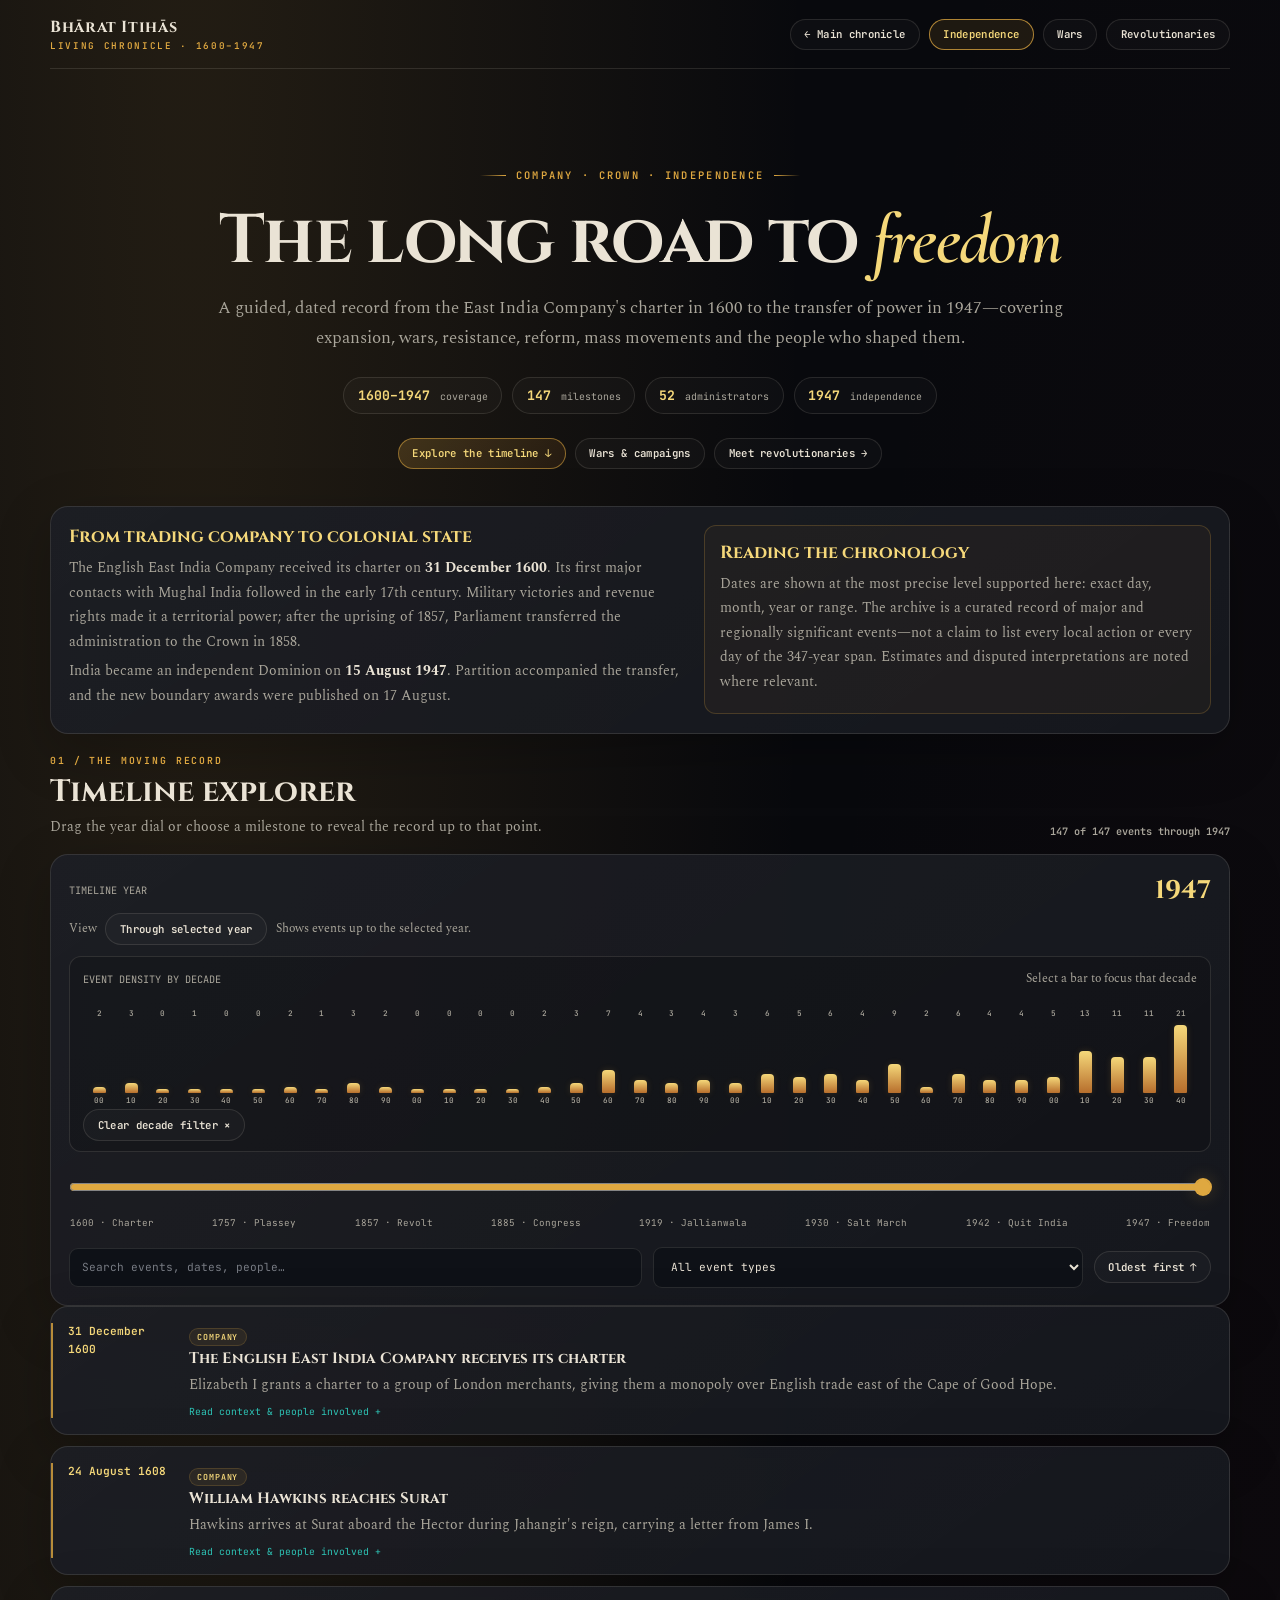
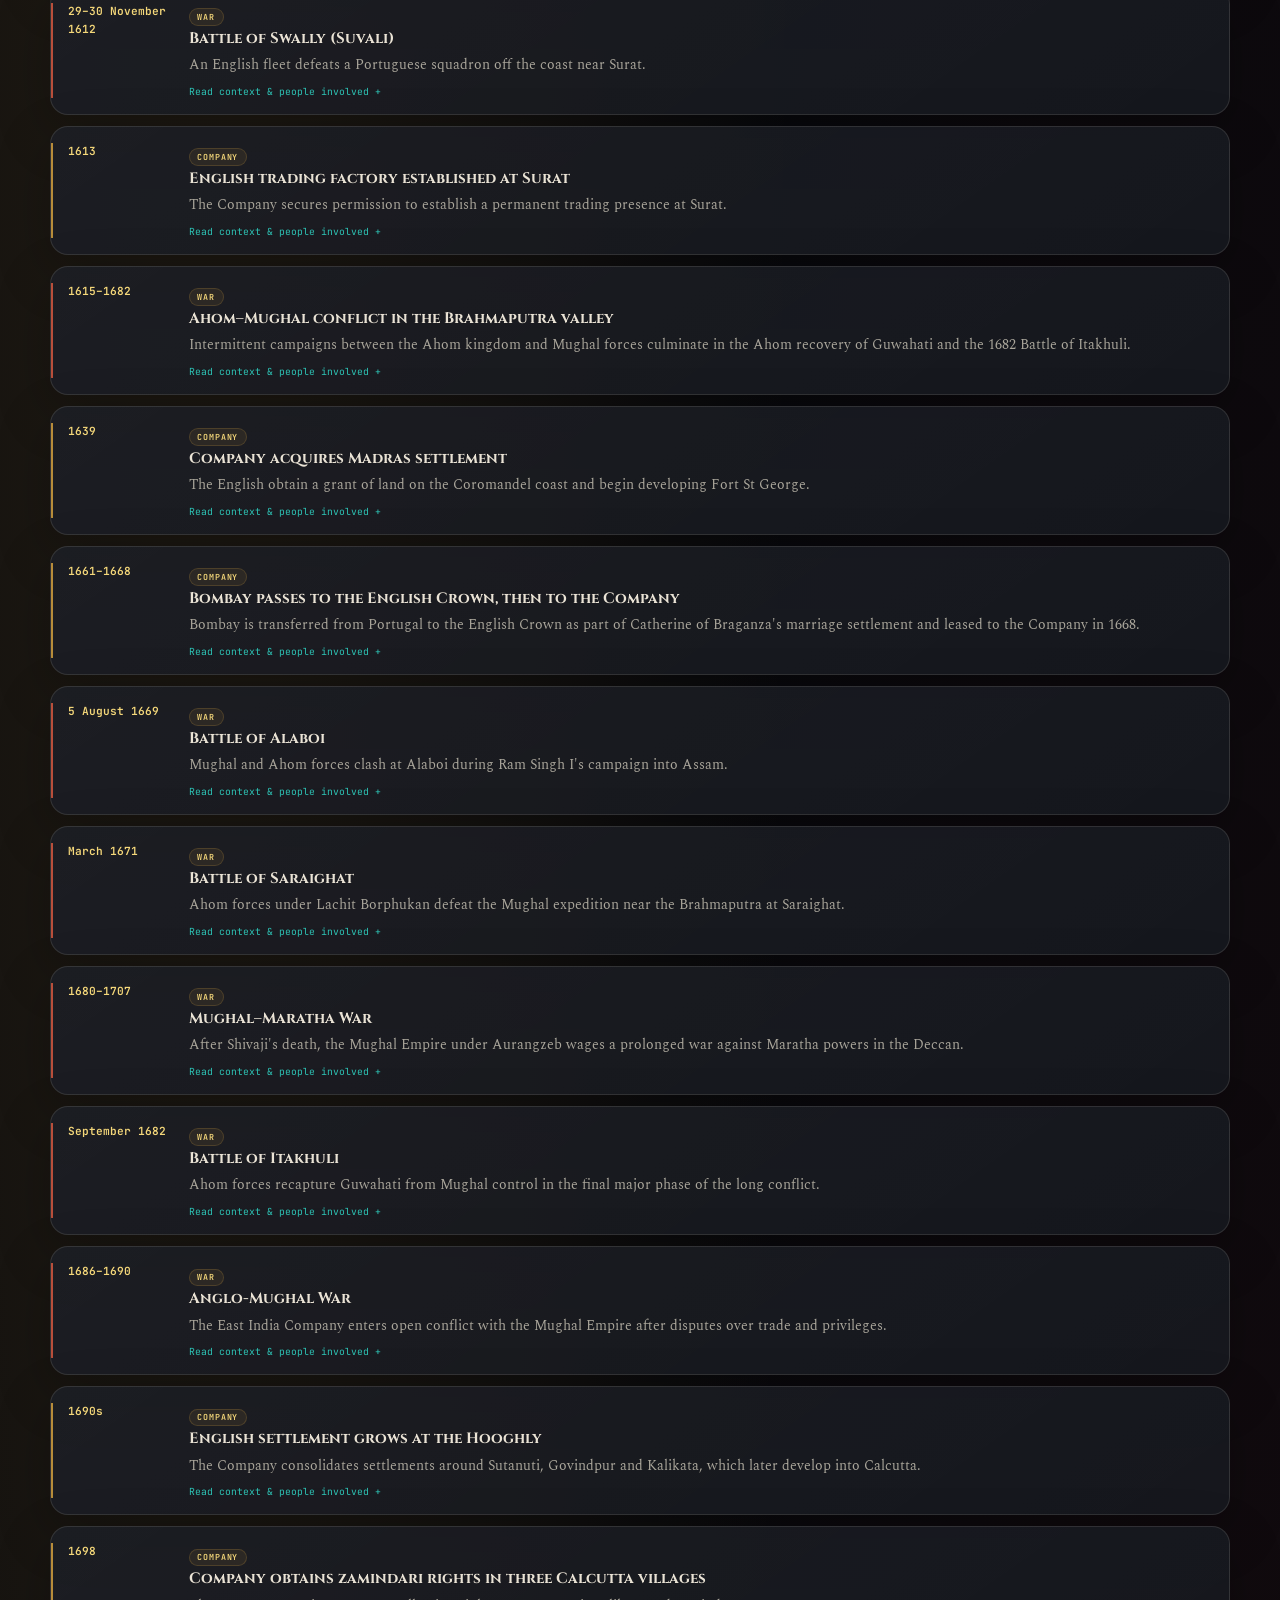
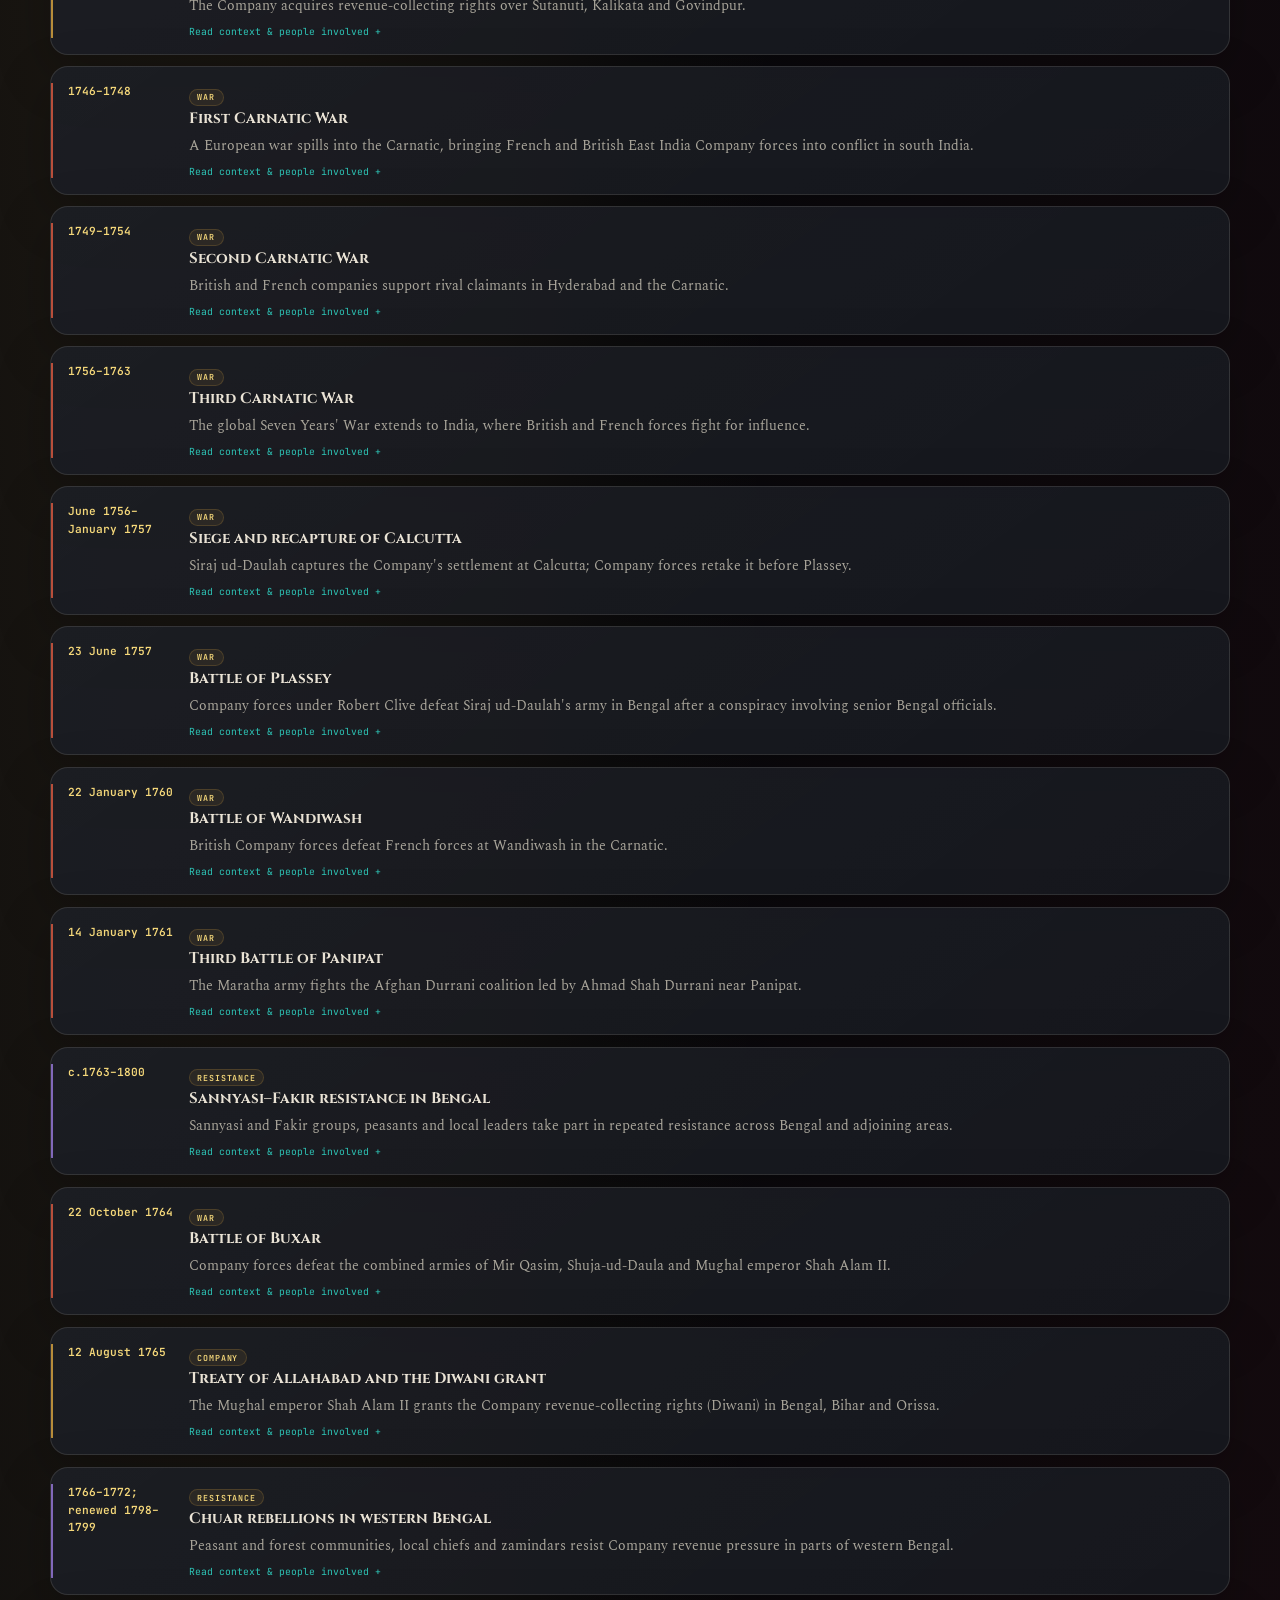
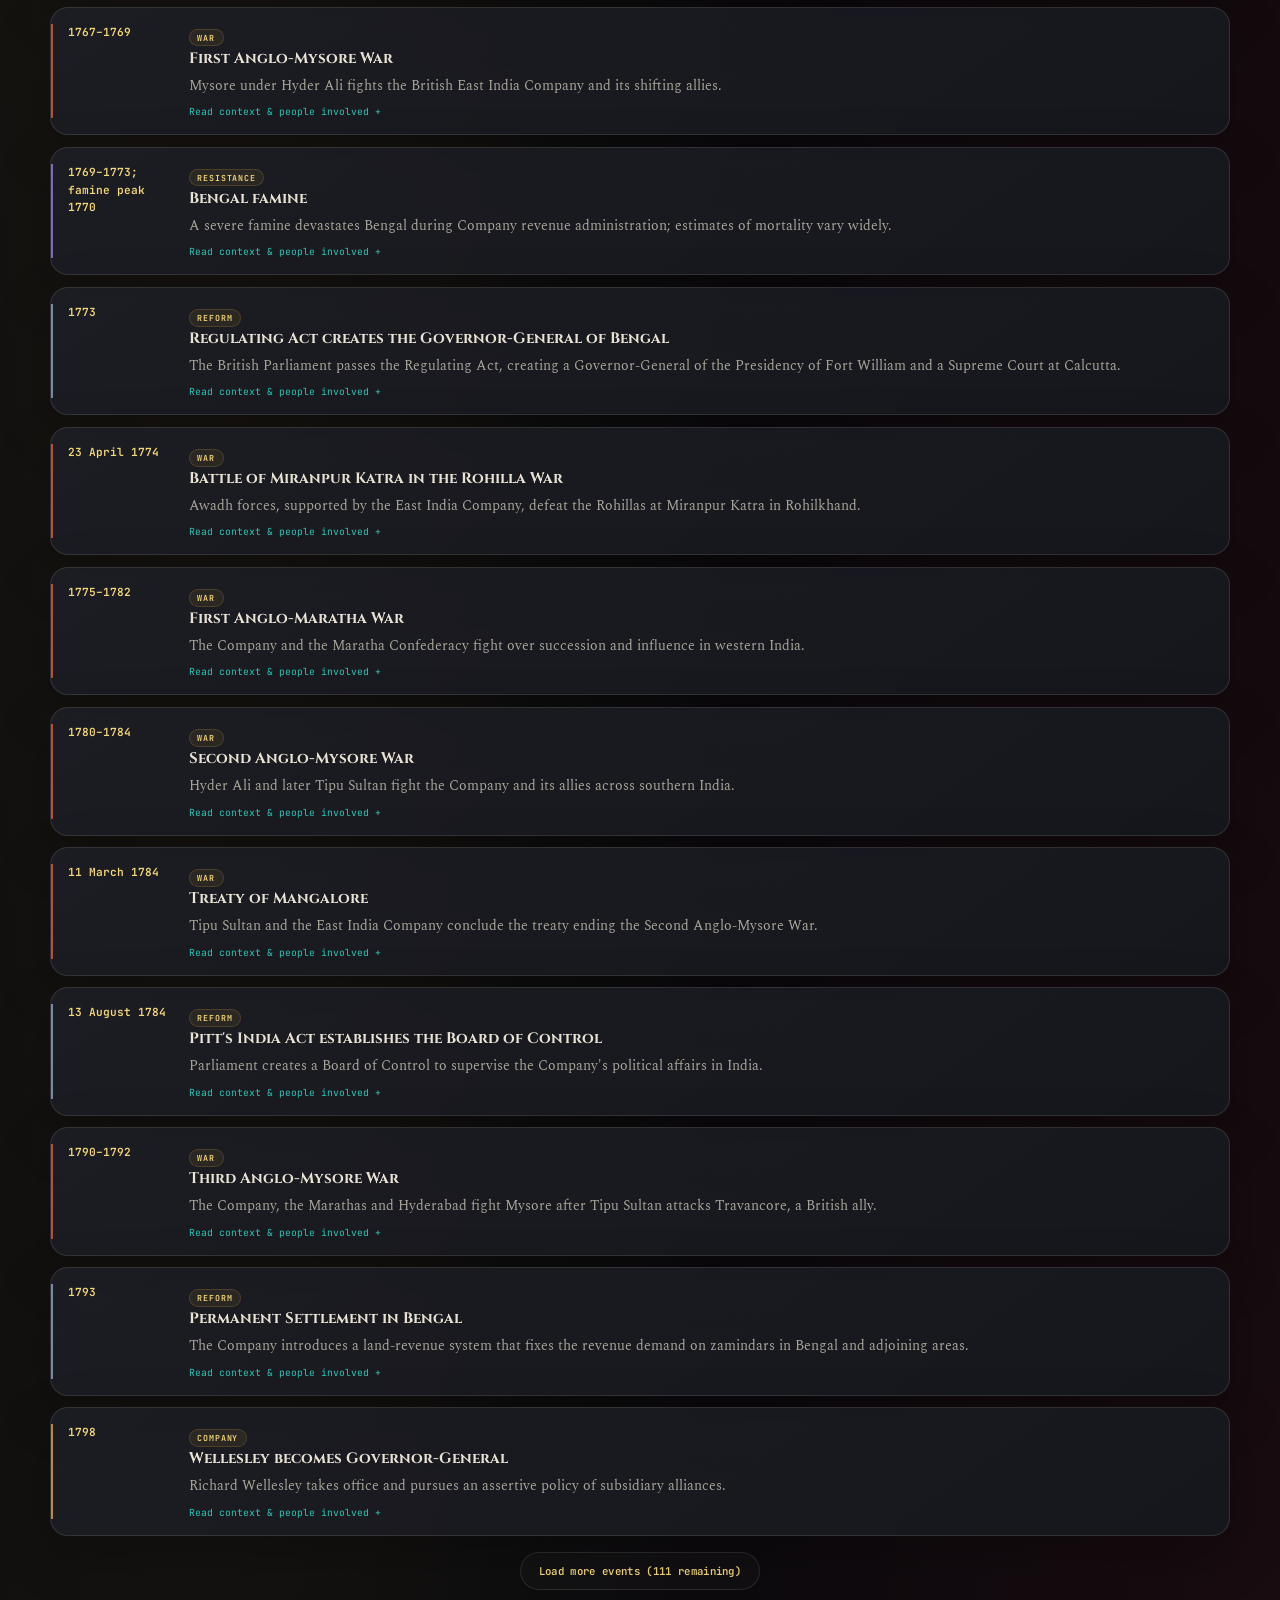
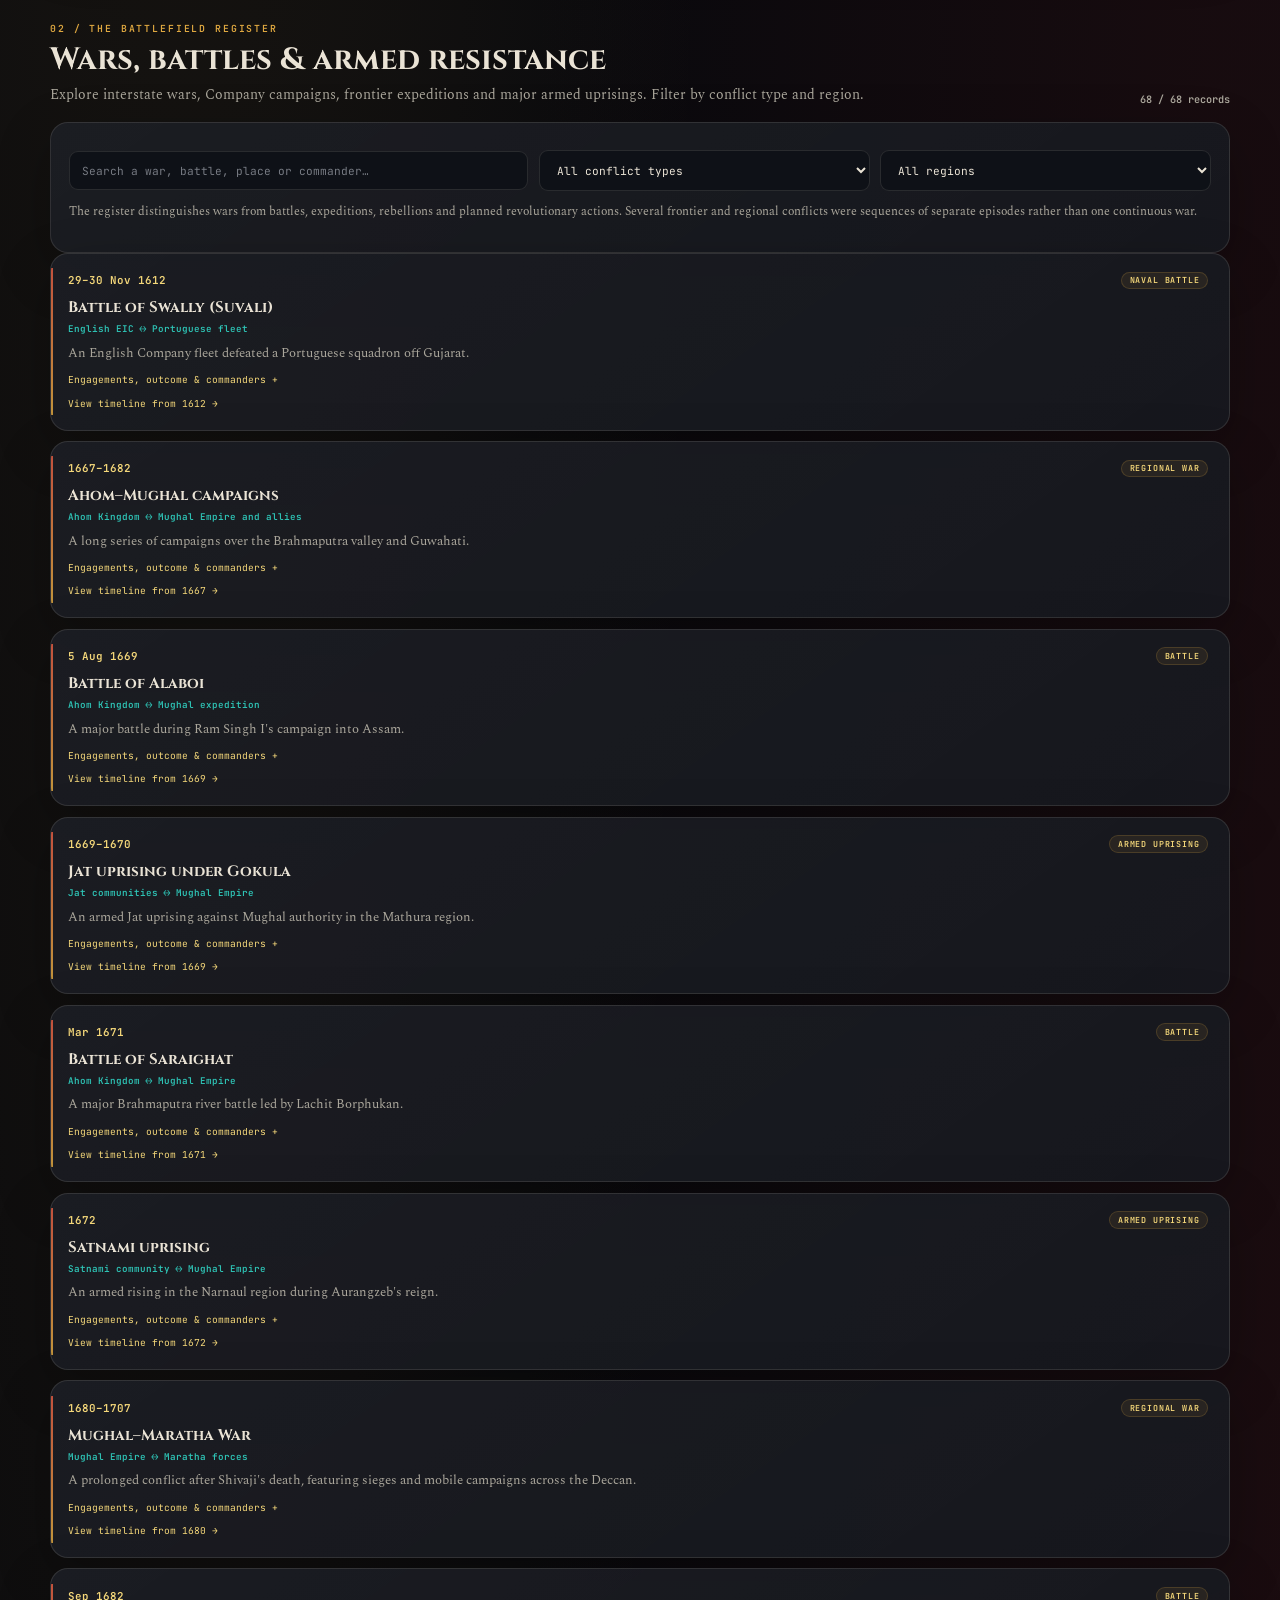
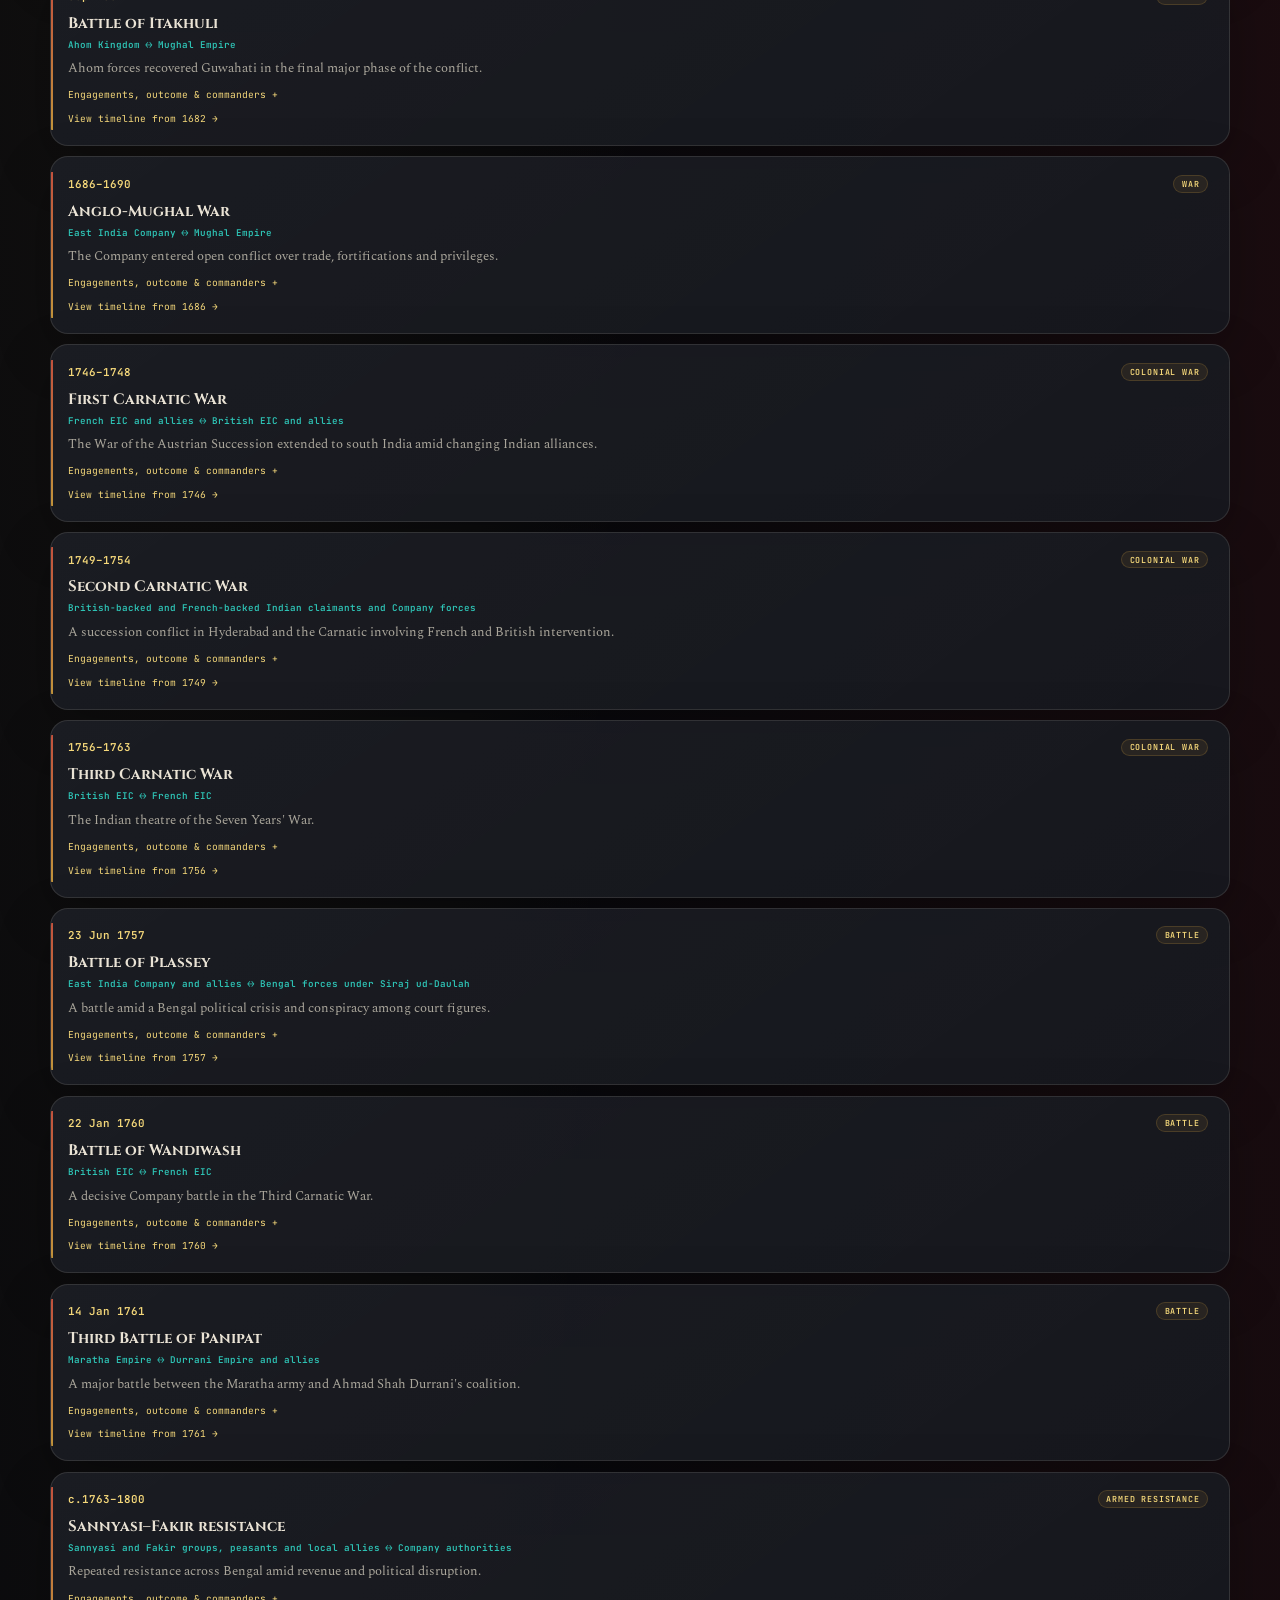
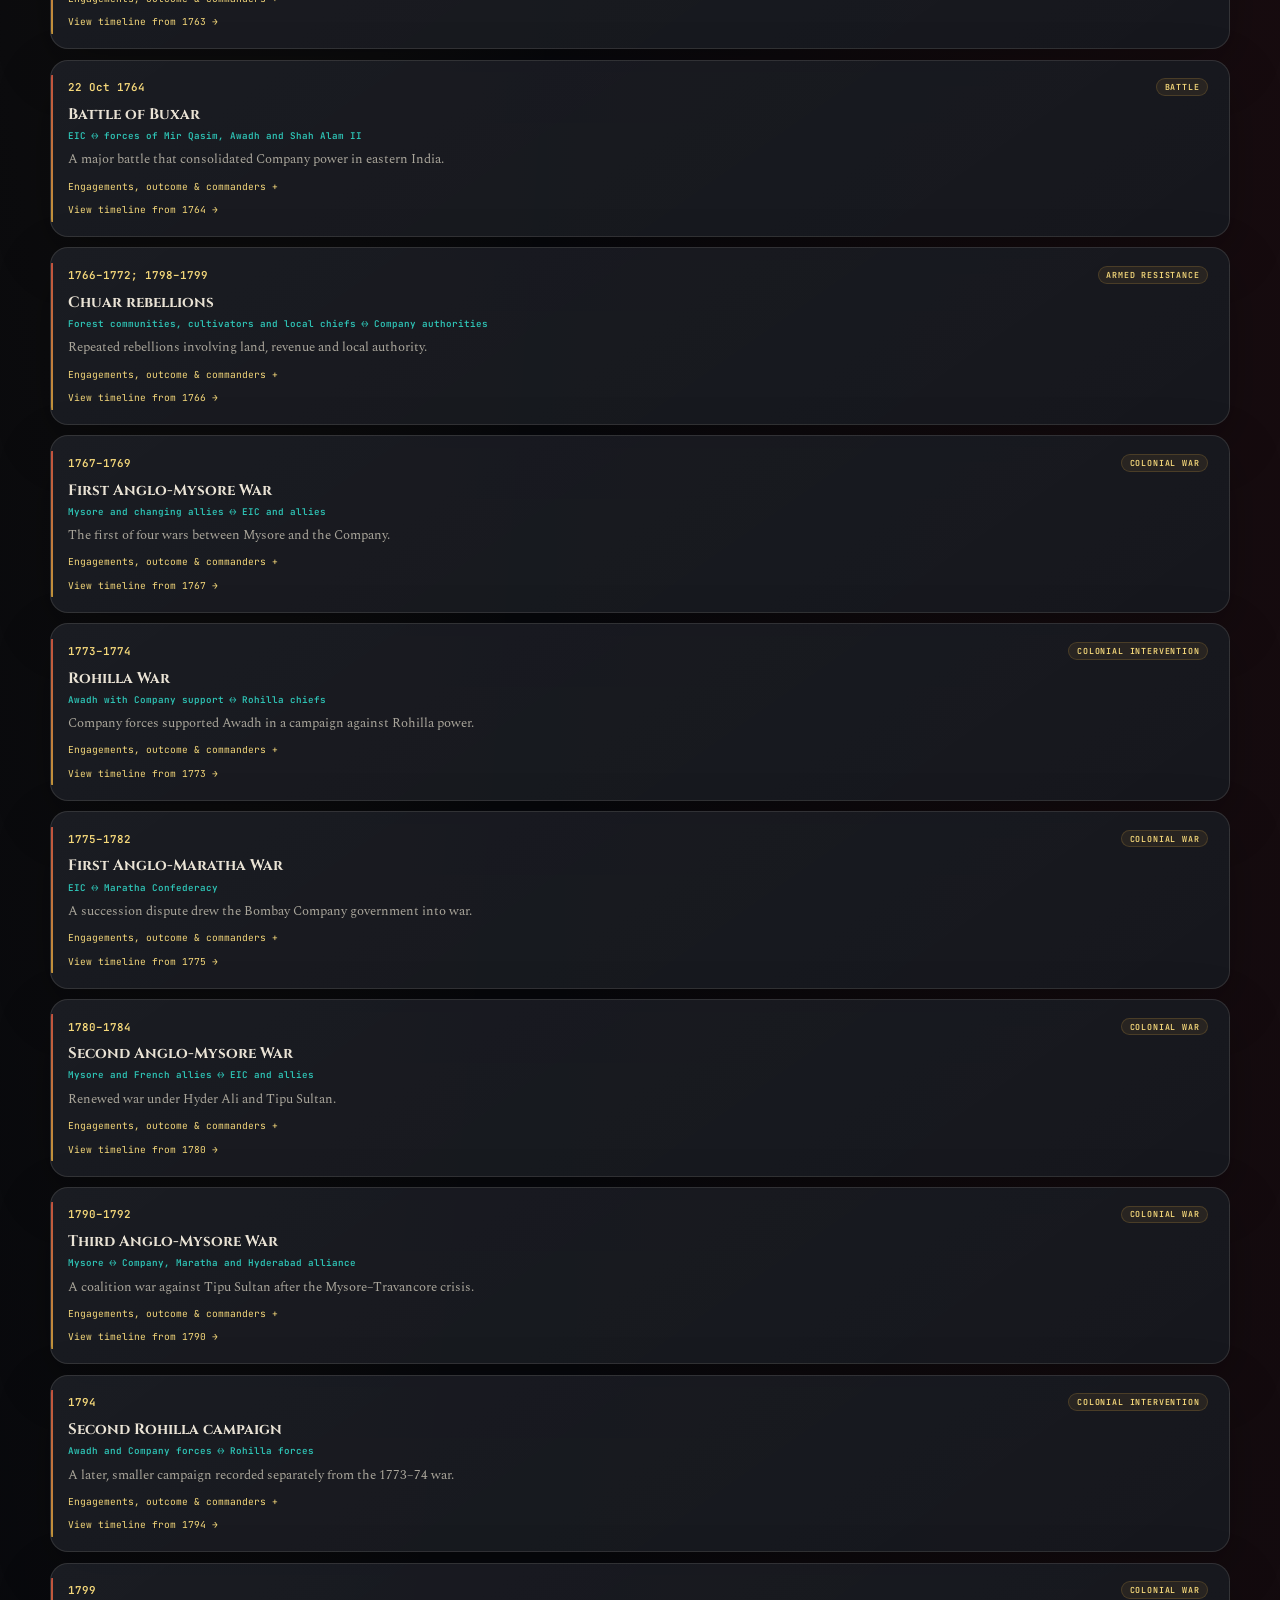
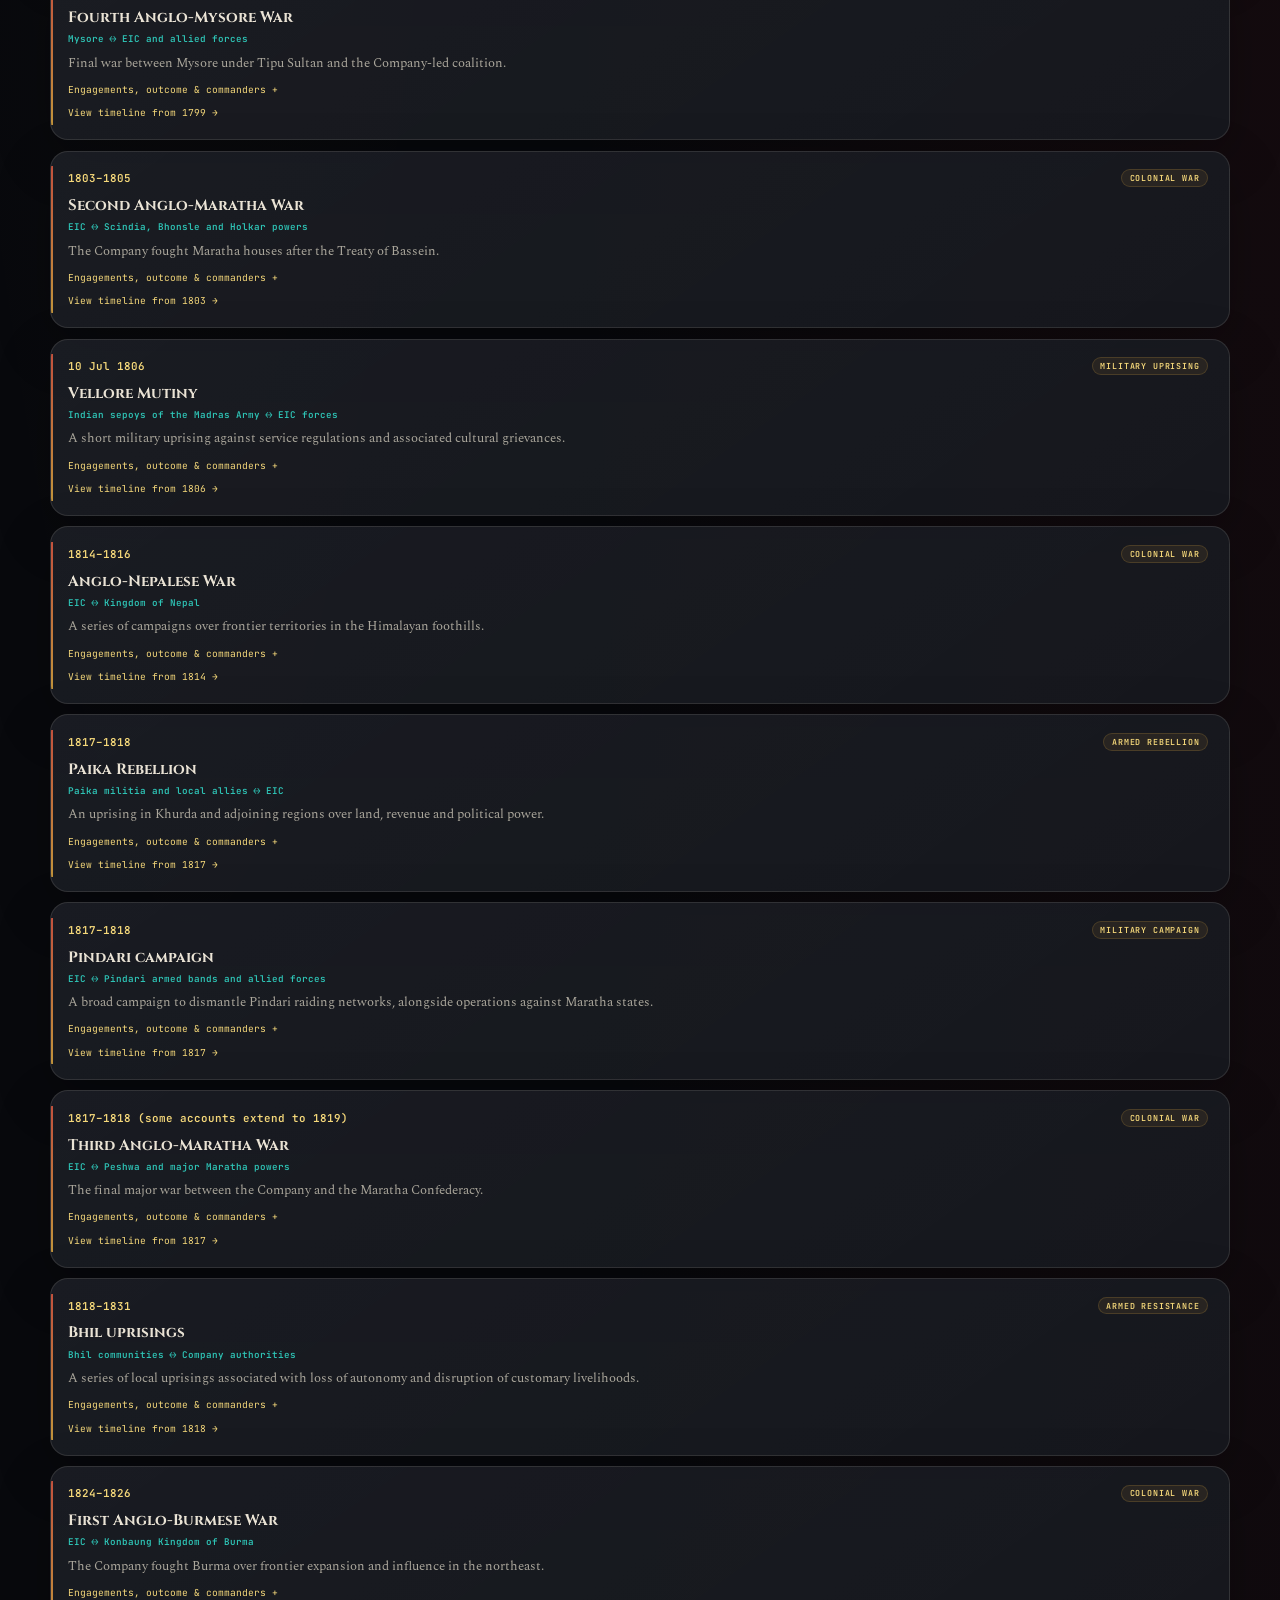
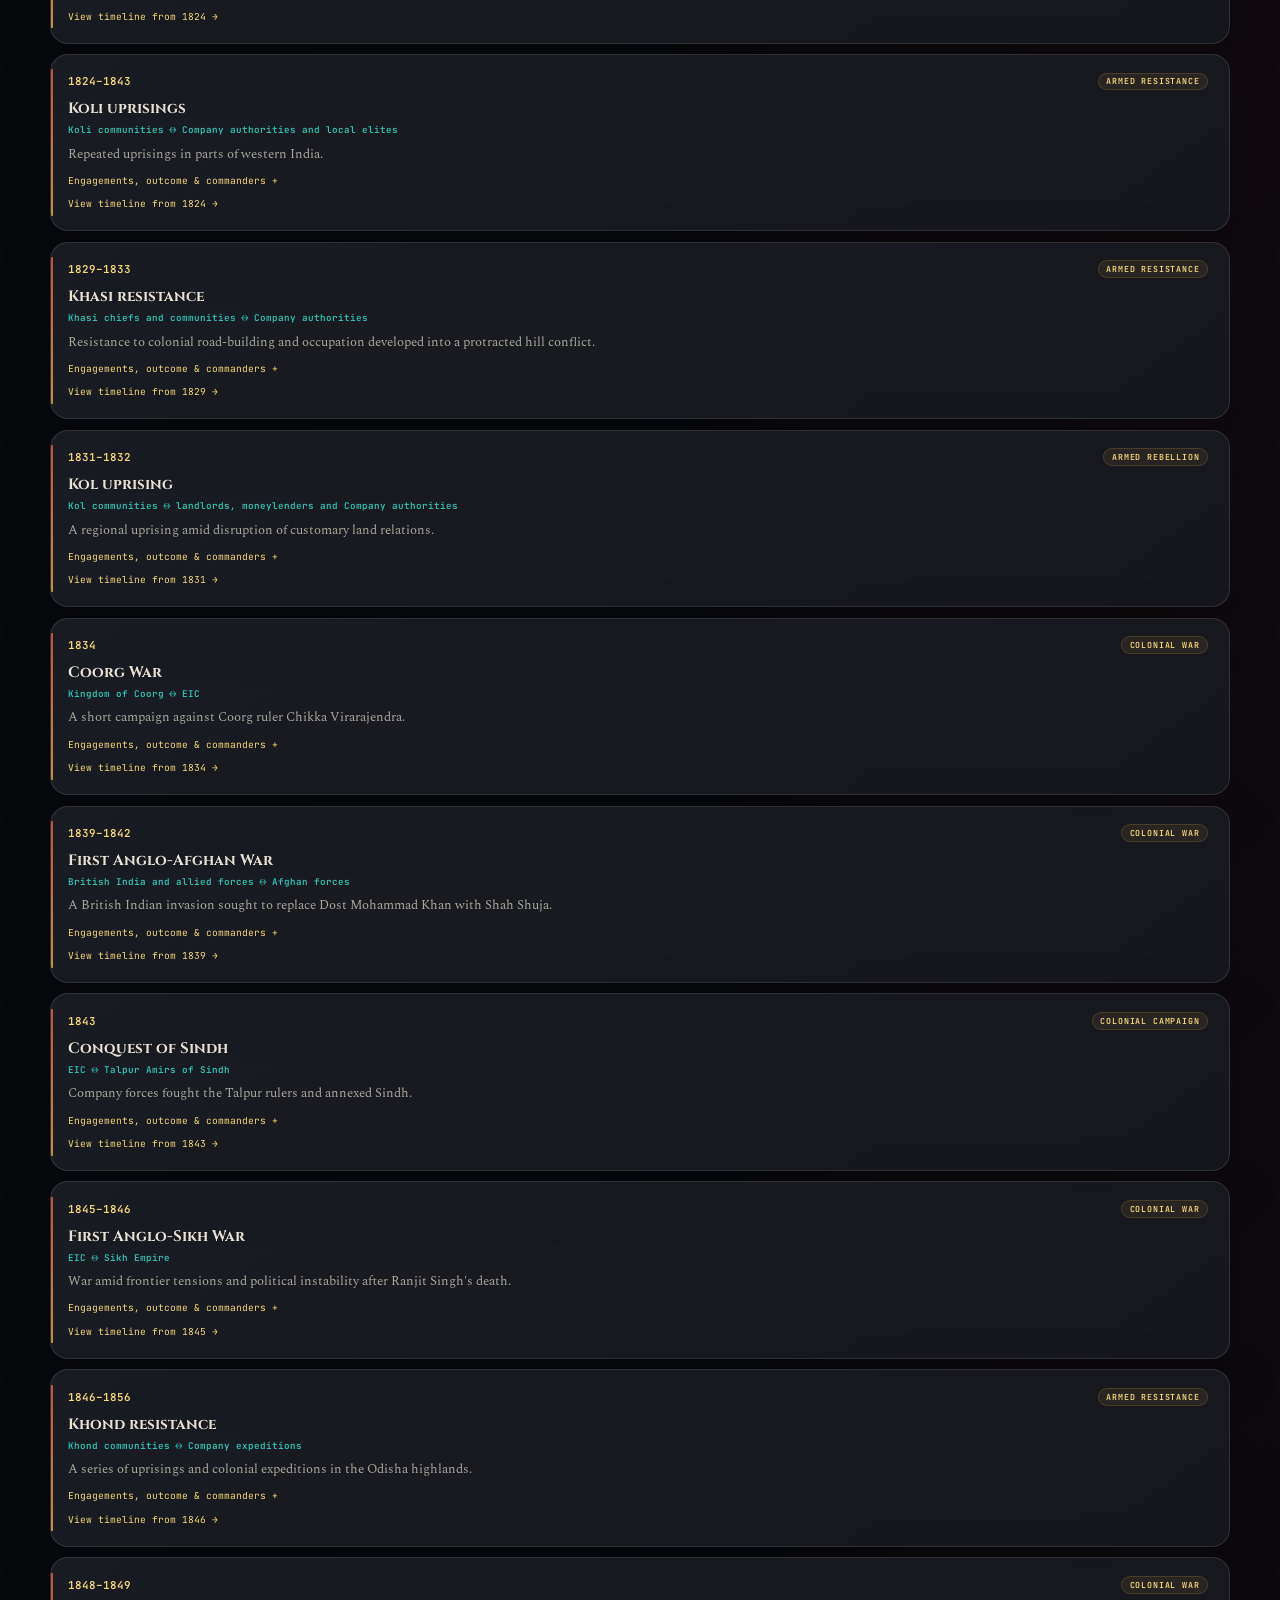
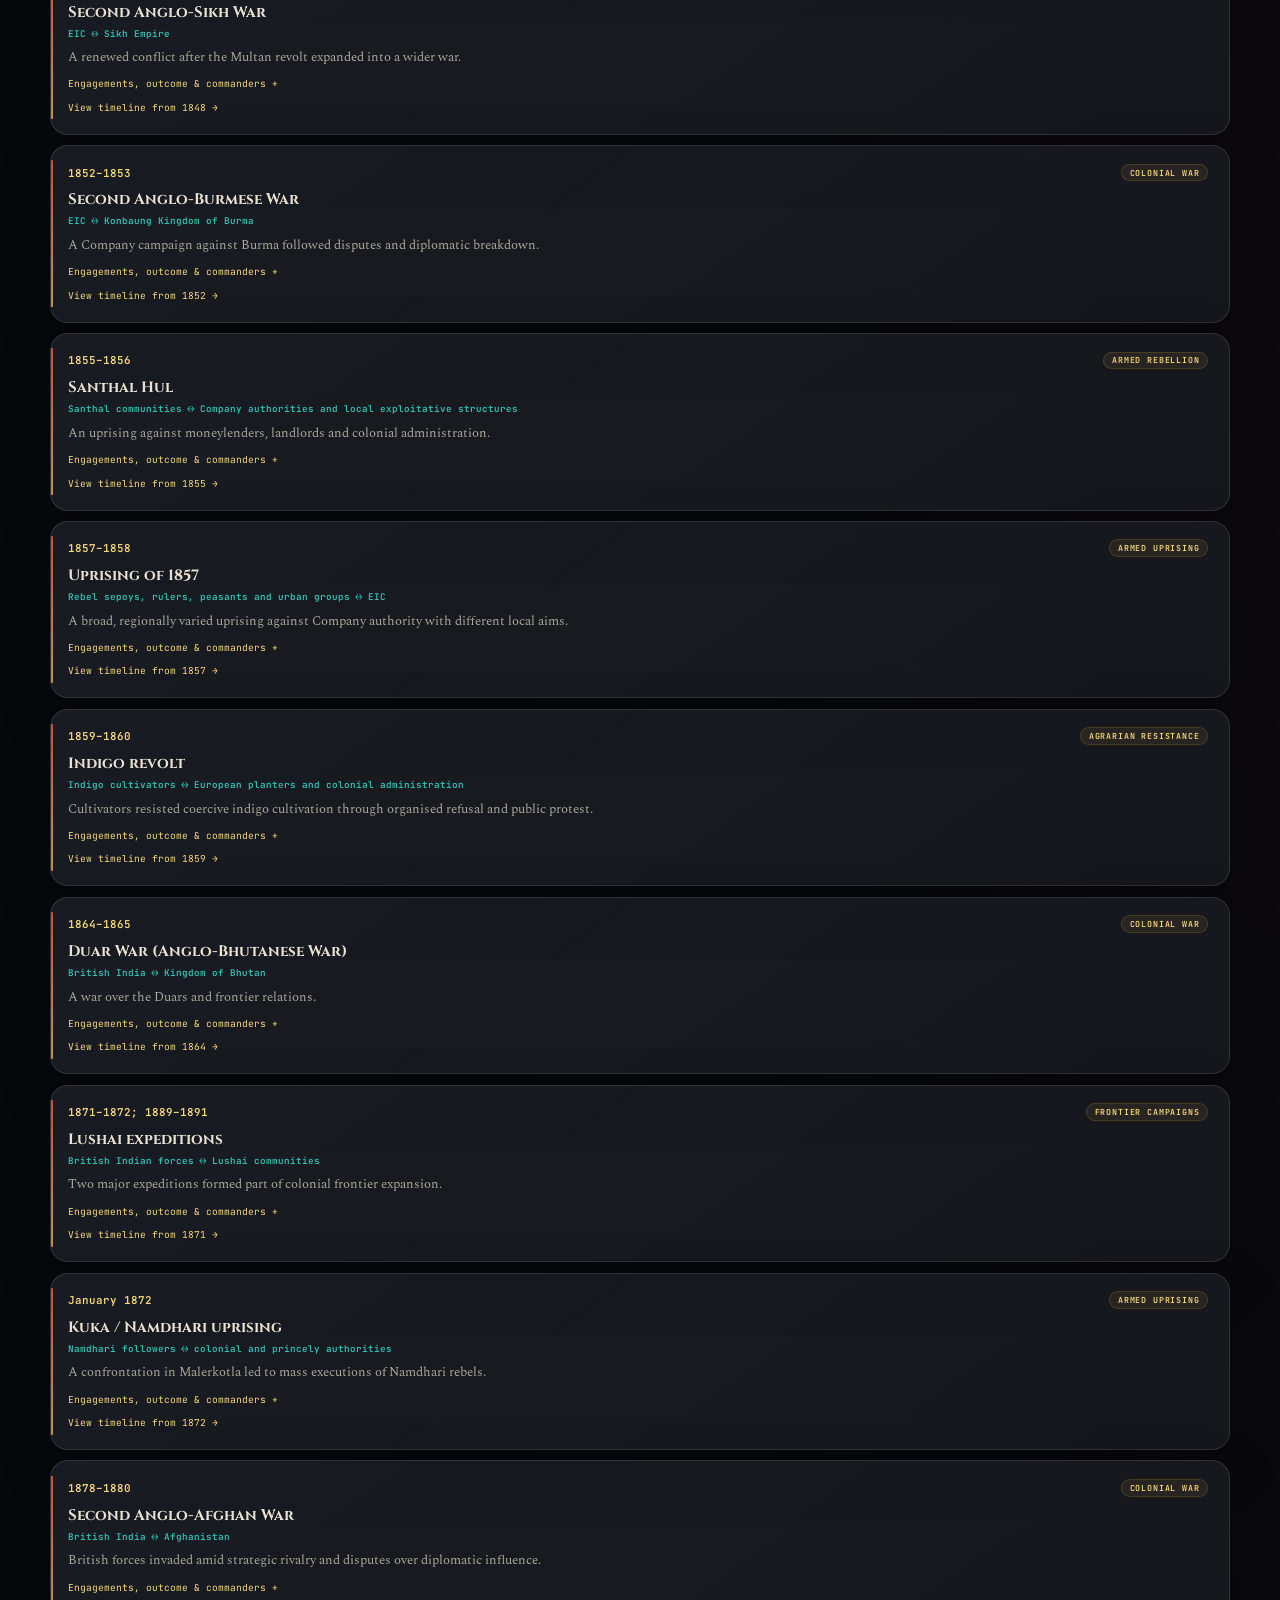
<file: independence.html>
<!doctype html>
<html lang="en">
<head>
<meta charset="utf-8">
<meta name="viewport" content="width=device-width,initial-scale=1">
<meta name="description" content="Explore a documented timeline of the East India Company, the British Raj, wars, resistance, constitutional change and India's independence in 1947.">
<meta name="theme-color" content="#08090d">
<link rel="canonical" href="https://harshiiiit-bh.github.io/Bharat-Ithihaas/independence.html">
<title>India's Road to Independence, 1600–1947 | Bhārat Itihās</title>
<link rel="preconnect" href="https://fonts.googleapis.com">
<link rel="preconnect" href="https://fonts.gstatic.com" crossorigin>
<link href="https://fonts.googleapis.com/css2?family=Cinzel:wght@500;600;700;800&family=Cormorant+Garamond:ital,wght@0,400;0,500;0,600;1,400;1,500&family=Spectral:wght@400;500;600;700&family=JetBrains+Mono:wght@400;500;600&display=swap" rel="stylesheet">
<link rel="stylesheet" href="assets/css/archive.css">
</head>
<body class="archive-page">
<div class="ar-shell">
<header class="ar-top">
<a class="ar-brand" href="index.html">Bhārat Itihās<small>Living Chronicle · 1600–1947</small></a>
<nav class="ar-nav" aria-label="Archive navigation">
<a href="index.html">← Main chronicle</a><a href="independence.html" aria-current="page">Independence</a><a href="#wars">Wars</a><a href="revolutionaries.html">Revolutionaries</a>
</nav>
</header>
<main>
<section class="ar-hero">
<div class="ar-eyebrow">Company · Crown · Independence</div>
<h1>The long road to <em>freedom</em></h1>
<p class="ar-lede">A guided, dated record from the East India Company's charter in 1600 to the transfer of power in 1947—covering expansion, wars, resistance, reform, mass movements and the people who shaped them.</p>
<div class="ar-stats"><span class="ar-stat"><strong>1600–1947</strong> coverage</span><span class="ar-stat"><strong id="statEvents">—</strong> milestones</span><span class="ar-stat"><strong id="statAdmins">—</strong> administrators</span><span class="ar-stat"><strong>1947</strong> independence</span></div>
<div class="ar-hero-actions"><a class="ar-btn primary" href="#timeline">Explore the timeline ↓</a><a class="ar-btn" href="#wars">Wars & campaigns</a><a class="ar-btn" href="revolutionaries.html">Meet revolutionaries →</a></div>
</section>
<section class="ar-card ar-intro" aria-label="A note on the dates">
<div><h2>From trading company to colonial state</h2><p>The English East India Company received its charter on <strong>31 December 1600</strong>. Its first major contacts with Mughal India followed in the early 17th century. Military victories and revenue rights made it a territorial power; after the uprising of 1857, Parliament transferred the administration to the Crown in 1858.</p><p>India became an independent Dominion on <strong>15 August 1947</strong>. Partition accompanied the transfer, and the new boundary awards were published on 17 August.</p></div>
<div class="ar-fact"><h2>Reading the chronology</h2><p>Dates are shown at the most precise level supported here: exact day, month, year or range. The archive is a curated record of major and regionally significant events—not a claim to list every local action or every day of the 347-year span. Estimates and disputed interpretations are noted where relevant.</p></div>
</section>
<section class="ar-section" id="timeline">
<div class="ar-section-head"><div><div class="ar-kicker">01 / The moving record</div><h2>Timeline explorer</h2><p>Drag the year dial or choose a milestone to reveal the record up to that point.</p></div><span class="ar-count" id="timelineCount" aria-live="polite"></span></div>
<div class="ar-card ar-controls">
<div class="ar-slider-head"><label for="yearSlider" class="ar-small">TIMELINE YEAR</label><output id="yearOutput" class="ar-year" for="yearSlider">1947</output></div>
<div class="ar-scope-row"><span class="ar-note">View</span><button class="ar-chip" id="scopeToggle" type="button" aria-pressed="false">Through selected year</button><span class="ar-note" id="scopeHelp">Shows events up to the selected year.</span></div>
<div class="ar-density-block"><div class="ar-density-head"><span class="ar-small">EVENT DENSITY BY DECADE</span><span class="ar-note">Select a bar to focus that decade</span></div><div class="ar-density-scroll"><div class="ar-density" id="eventDensity" role="group" aria-label="Number of recorded events per decade"></div></div><button class="ar-chip" id="clearDecade" type="button" hidden>Clear decade filter ×</button></div>
<input class="ar-range" type="range" min="1600" max="1947" step="1" value="1947" id="yearSlider" aria-label="Timeline year, from 1600 to 1947">
<div class="ar-milestones" aria-label="Jump to milestone">
<button type="button" data-year="1600">1600 · Charter</button><button type="button" data-year="1757">1757 · Plassey</button><button type="button" data-year="1857">1857 · Revolt</button><button type="button" data-year="1885">1885 · Congress</button><button type="button" data-year="1919">1919 · Jallianwala</button><button type="button" data-year="1930">1930 · Salt March</button><button type="button" data-year="1942">1942 · Quit India</button><button type="button" data-year="1947">1947 · Freedom</button>
</div>
<div class="ar-filter-row">
<input class="ar-input" id="eventSearch" type="search" placeholder="Search events, dates, people…" aria-label="Search events, dates and people">
<select class="ar-select" id="eventCategory" aria-label="Filter by event category">
<option value="all">All event types</option><option value="company">Company & expansion</option><option value="war">Wars & campaigns</option><option value="resistance">Rebellions & resistance</option><option value="revolution">Revolutionary activity</option><option value="mass">Mass movements</option><option value="congress">Political organisations</option><option value="reform">Laws & constitutional change</option><option value="independence">Independence & partition</option>
</select>
<button class="ar-btn" id="sortBtn" type="button" aria-pressed="false">Oldest first ↑</button>
</div>
</div>
<div class="ar-event-list" id="eventsList" aria-live="polite" aria-busy="true"><div class="ar-card ar-empty">Loading the chronology…</div></div>
<div class="ar-load" id="loadMoreWrap" hidden><button class="ar-btn" id="loadMoreBtn" type="button">Load more events</button></div>
</section>

<section class="ar-section" id="wars">
<div class="ar-section-head"><div><div class="ar-kicker">02 / The battlefield register</div><h2>Wars, battles & armed resistance</h2><p>Explore interstate wars, Company campaigns, frontier expeditions and major armed uprisings. Filter by conflict type and region.</p></div><span class="ar-count" id="warCount" aria-live="polite"></span></div>
<div class="ar-card ar-controls"><div class="ar-filter-row" style="grid-template-columns:minmax(180px,1fr) minmax(170px,.72fr) minmax(180px,.72fr)"><input class="ar-input" id="warSearch" type="search" placeholder="Search a war, battle, place or commander…" aria-label="Search wars and campaigns"><select class="ar-select" id="warType" aria-label="Filter by conflict type"><option value="all">All conflict types</option></select><select class="ar-select" id="warRegion" aria-label="Filter by region"><option value="all">All regions</option></select></div><p class="ar-note" style="margin-top:.75rem">The register distinguishes wars from battles, expeditions, rebellions and planned revolutionary actions. Several frontier and regional conflicts were sequences of separate episodes rather than one continuous war.</p></div>
<div class="ar-war-list" id="warsList" aria-live="polite" aria-busy="true"><div class="ar-card ar-empty">Loading the war register…</div></div>
</section>
<section class="ar-section" id="administrators">
<div class="ar-section-head"><div><div class="ar-kicker">03 / The offices of power</div><h2>Governors-General, Viceroys & successors</h2><p>Company-era Bengal governors, Governors-General, acting office-holders, Viceroys and Dominion Governors-General.</p></div></div>
<div class="ar-card ar-controls">
<div class="ar-admin-tools" role="group" aria-label="Filter administrators">
<button class="ar-chip" data-admin="all" type="button" aria-pressed="true">All offices</button><button class="ar-chip" data-admin="company" type="button" aria-pressed="false">Bengal governors</button><button class="ar-chip" data-admin="gg" type="button" aria-pressed="false">Governors-General</button><button class="ar-chip" data-admin="viceroy" type="button" aria-pressed="false">Viceroys</button><button class="ar-chip" data-admin="dominion" type="button" aria-pressed="false">After independence</button>
</div>
<div class="ar-admin-list" id="adminList" aria-live="polite"><div class="ar-empty">Loading office-holders…</div></div>
<p class="ar-note" style="margin-top:.8rem">Terms are shown by year except where the 1947 transfer calls for exact dates. Acting office-holders are labelled. The list covers the central offices named above; provincial governors and Secretaries of State for India were separate offices.</p>
</div>
</section>

<section class="ar-section">
<div class="ar-section-head"><div><div class="ar-kicker">04 / How the office changed</div><h2>One title, several constitutional eras</h2></div></div>
<div class="ar-roles">
<div class="ar-role"><strong>1757–1773</strong><span>Company governors in Bengal; no all-India Governor-General yet.</span></div>
<div class="ar-role"><strong>1773–1833</strong><span>Governor-General of the Presidency of Fort William (Bengal).</span></div>
<div class="ar-role"><strong>1834–1858</strong><span>Governor-General of India, with Company administration.</span></div>
<div class="ar-role"><strong>1858–1947</strong><span>Viceroy and Governor-General under Crown rule (the Raj).</span></div>
<div class="ar-role"><strong>1947–1950</strong><span>Governor-General of the Dominion of India; office ended when India became a republic.</span></div>
</div>
</section>
<section class="ar-section" id="india-office"><div class="ar-section-head"><div><div class="ar-kicker">05 / London and the India Office</div><h2>Secretaries of State for India</h2><p>The British Cabinet office created in 1858 and held until the 1947 transfer of power.</p></div></div><div class="ar-card ar-sources"><details><summary>Show the Secretary of State directory</summary><div class="ar-admin-list" id="secretaryList"><div class="ar-empty">Loading the India Office directory…</div></div></details></div></section>

<section class="ar-card ar-sources" id="sources">
<details>
<summary>Sources & editorial notes</summary>
<div class="ar-source-list" id="sourceList"></div>
<p class="ar-note">This is a learning aid, not a complete archival catalogue. Dates are kept at year/range level where day-level evidence is not included. Some labels—such as “rebellion”, “mutiny”, “war” and “revolution”—reflect different historical traditions; the entries describe the events without treating any label as a verdict.</p>
</details>
</section>
</main>
<footer class="ar-foot"><span>Bhārat Itihās · Historical chronology, 1600–1947</span><a class="ar-back" href="index.html">Return to the main chronicle ↑</a></footer>
</div>
<script src="assets/js/independence.js"></script>
</body></html>
</file>
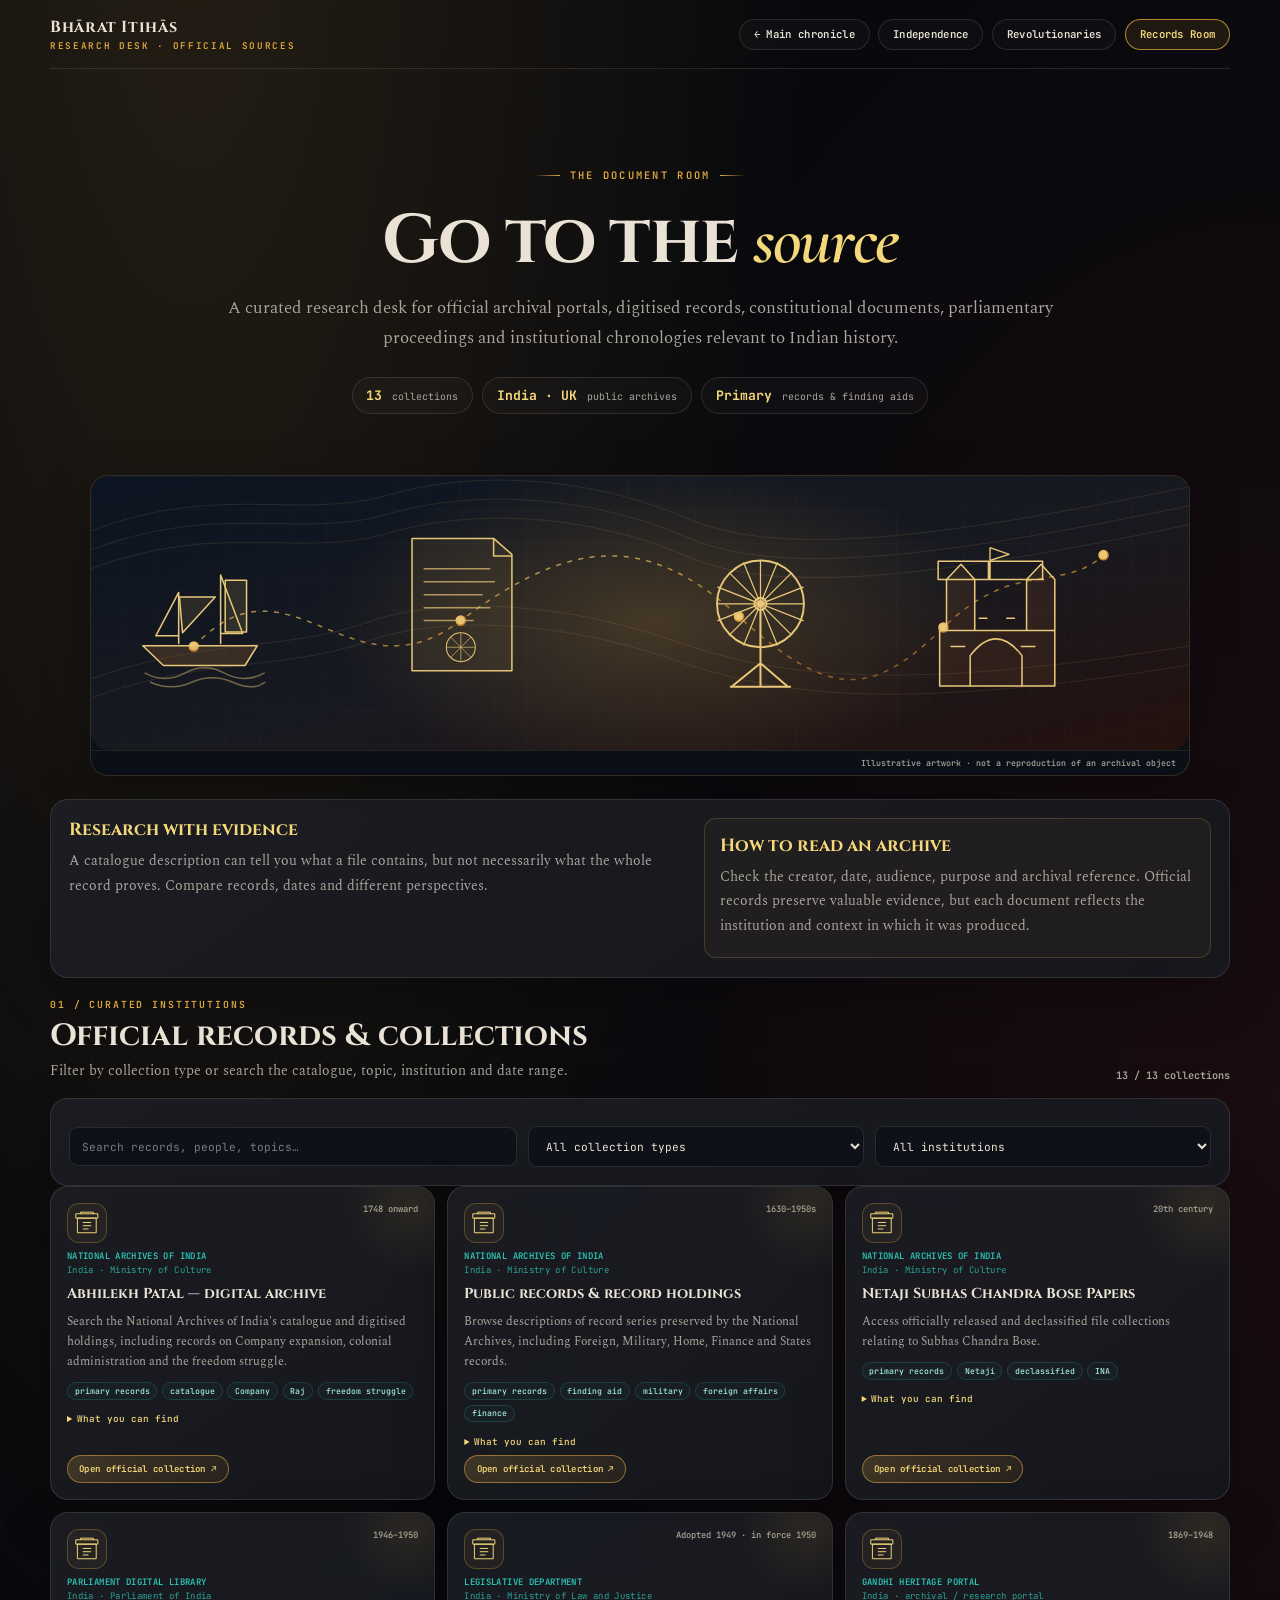
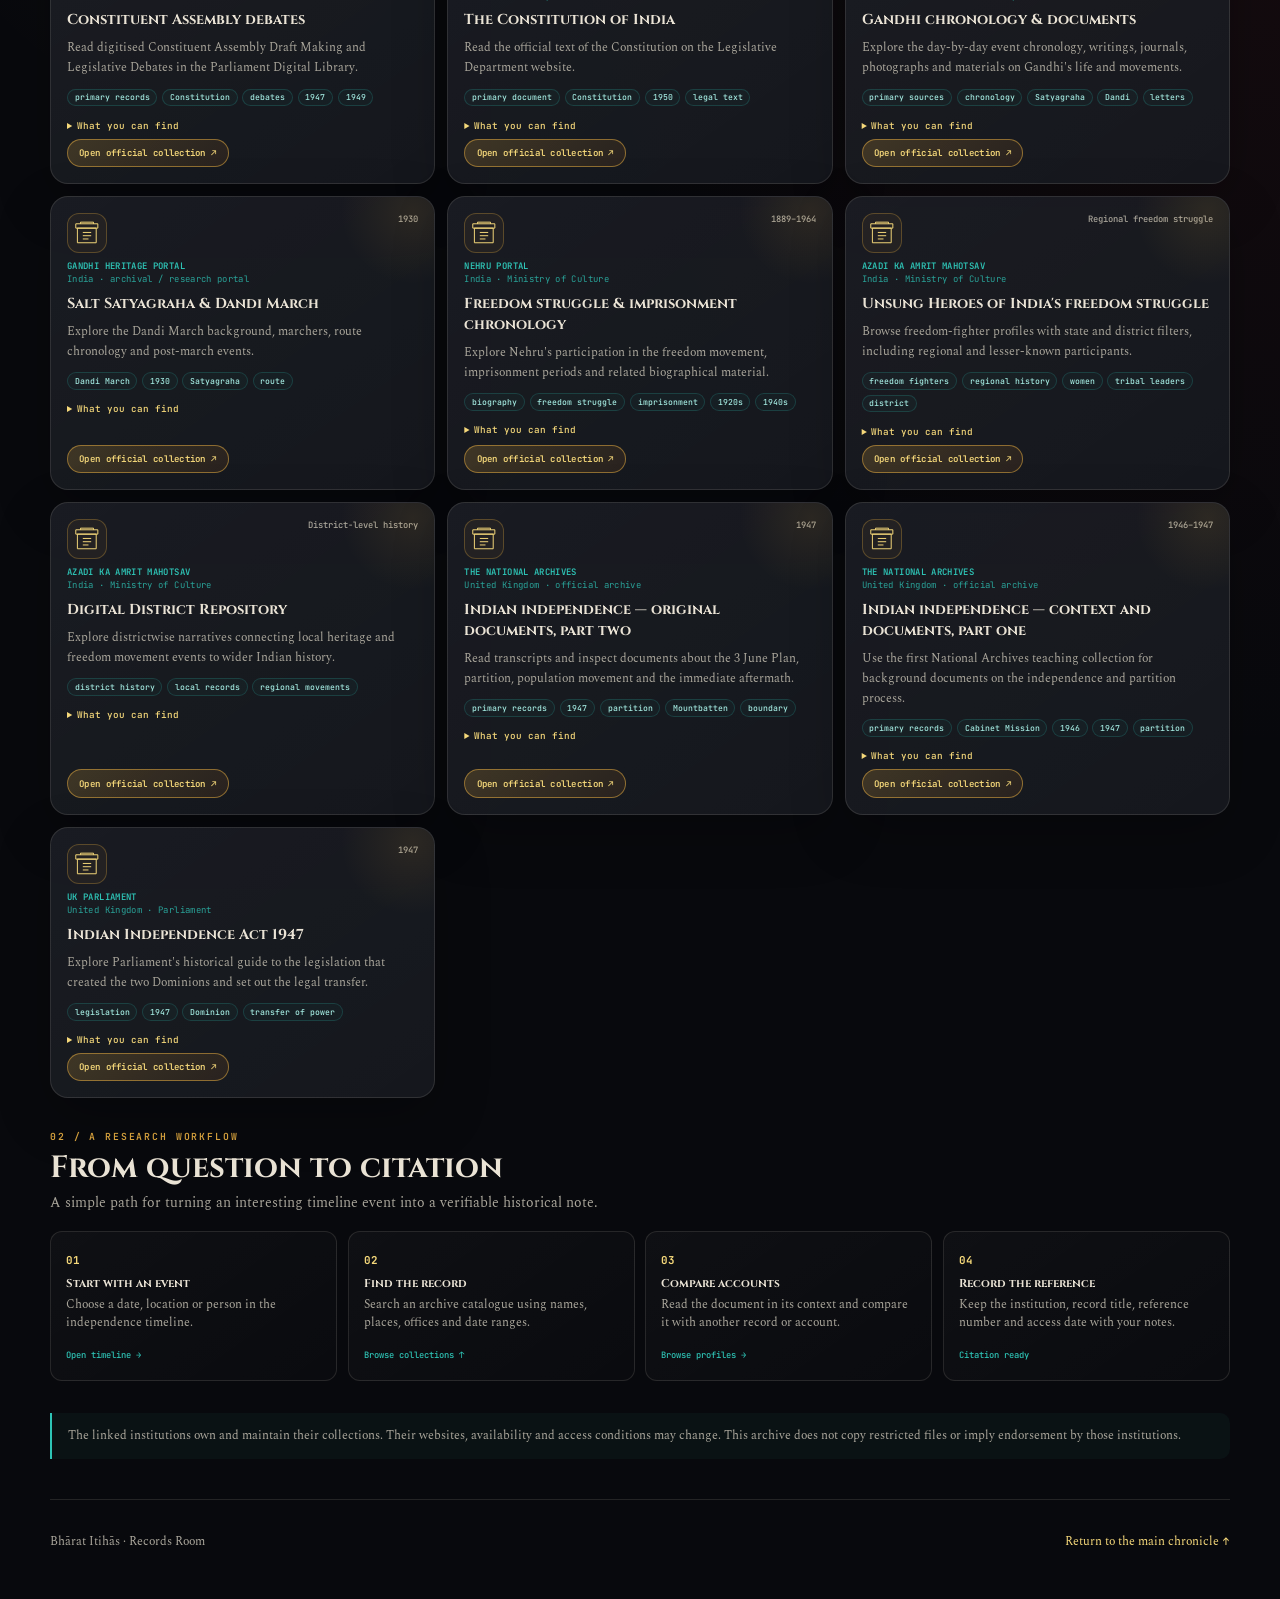
<file: records.html>
<!doctype html><html lang="en"><head><meta charset="utf-8"><meta name="viewport" content="width=device-width,initial-scale=1"><meta name="description" content="Official archives and primary-source collections for researching India's history and independence, curated by Bhārat Itihās."><meta name="theme-color" content="#08090d"><link rel="canonical" href="https://harshiiiit-bh.github.io/Bharat-Ithihaas/records.html"><title>Records Room · Official Archives | Bhārat Itihās</title><link rel="preconnect" href="https://fonts.googleapis.com"><link rel="preconnect" href="https://fonts.gstatic.com" crossorigin><link href="https://fonts.googleapis.com/css2?family=Cinzel:wght@500;600;700;800&family=Cormorant+Garamond:ital,wght@0,400;0,500;0,600;1,400;1,500&family=Spectral:wght@400;500;600;700&family=JetBrains+Mono:wght@400;500;600&display=swap" rel="stylesheet"><link rel="stylesheet" href="assets/css/archive.css"></head><body class="archive-page"><div class="ar-shell"><header class="ar-top"><a class="ar-brand" href="index.html">Bhārat Itihās<small>Research desk · official sources</small></a><nav class="ar-nav" aria-label="Archive navigation"><a href="index.html">← Main chronicle</a><a href="independence.html">Independence</a><a href="revolutionaries.html">Revolutionaries</a><a href="records.html" aria-current="page">Records Room</a></nav></header><main><section class="ar-hero"><div class="ar-eyebrow">The document room</div><h1>Go to the <em>source</em></h1><p class="ar-lede">A curated research desk for official archival portals, digitised records, constitutional documents, parliamentary proceedings and institutional chronologies relevant to Indian history.</p><div class="ar-stats"><span class="ar-stat"><strong id="recordCount">—</strong> collections</span><span class="ar-stat"><strong>India · UK</strong> public archives</span><span class="ar-stat"><strong>Primary</strong> records & finding aids</span></div></section><figure class="ar-art-wrap"><img class="ar-hero-art" src="assets/img/chronicle-art.svg" alt="Illustrated route connecting a trading ship, archival folio, spinning wheel and historical gateway" width="1440" height="360" decoding="async" fetchpriority="high"><figcaption>Illustrative artwork · not a reproduction of an archival object</figcaption></figure><section class="ar-card ar-intro"><div><h2>Research with evidence</h2><p>A catalogue description can tell you what a file contains, but not necessarily what the whole record proves. Compare records, dates and different perspectives.</p></div><div class="ar-fact"><h2>How to read an archive</h2><p>Check the creator, date, audience, purpose and archival reference. Official records preserve valuable evidence, but each document reflects the institution and context in which it was produced.</p></div></section><section class="ar-section" id="collections"><div class="ar-section-head"><div><div class="ar-kicker">01 / Curated institutions</div><h2>Official records & collections</h2><p>Filter by collection type or search the catalogue, topic, institution and date range.</p></div><span id="recordShown" class="ar-count" aria-live="polite"></span></div><div class="ar-card ar-controls"><div class="ar-filter-row" style="grid-template-columns:minmax(180px,1fr) minmax(185px,.75fr) minmax(185px,.75fr)"><input class="ar-input" id="recordSearch" type="search" placeholder="Search records, people, topics…" aria-label="Search official archive collections"><select class="ar-select" id="recordKind" aria-label="Filter collection type"><option value="all">All collection types</option></select><select class="ar-select" id="recordCountry" aria-label="Filter by institution"><option value="all">All institutions</option></select></div></div><div class="ar-record-grid" id="recordGrid" aria-live="polite" aria-busy="true"><div class="ar-card ar-empty">Opening the document room…</div></div></section><section class="ar-section"><div class="ar-section-head"><div><div class="ar-kicker">02 / A research workflow</div><h2>From question to citation</h2><p>A simple path for turning an interesting timeline event into a verifiable historical note.</p></div></div><div class="ar-research-flow"><div class="ar-flow-step"><span class="ar-flow-number">01</span><strong>Start with an event</strong><p>Choose a date, location or person in the independence timeline.</p><a href="independence.html">Open timeline →</a></div><div class="ar-flow-step"><span class="ar-flow-number">02</span><strong>Find the record</strong><p>Search an archive catalogue using names, places, offices and date ranges.</p><a href="#collections">Browse collections ↑</a></div><div class="ar-flow-step"><span class="ar-flow-number">03</span><strong>Compare accounts</strong><p>Read the document in its context and compare it with another record or account.</p><a href="revolutionaries.html">Browse profiles →</a></div><div class="ar-flow-step"><span class="ar-flow-number">04</span><strong>Record the reference</strong><p>Keep the institution, record title, reference number and access date with your notes.</p><span class="ar-flow-hint">Citation ready</span></div></div></section><div class="ar-inline-note">The linked institutions own and maintain their collections. Their websites, availability and access conditions may change. This archive does not copy restricted files or imply endorsement by those institutions.</div></main><footer class="ar-foot"><span>Bhārat Itihās · Records Room</span><a class="ar-back" href="index.html">Return to the main chronicle ↑</a></footer></div><script src="assets/js/records.js" defer></script></body></html>
</file>
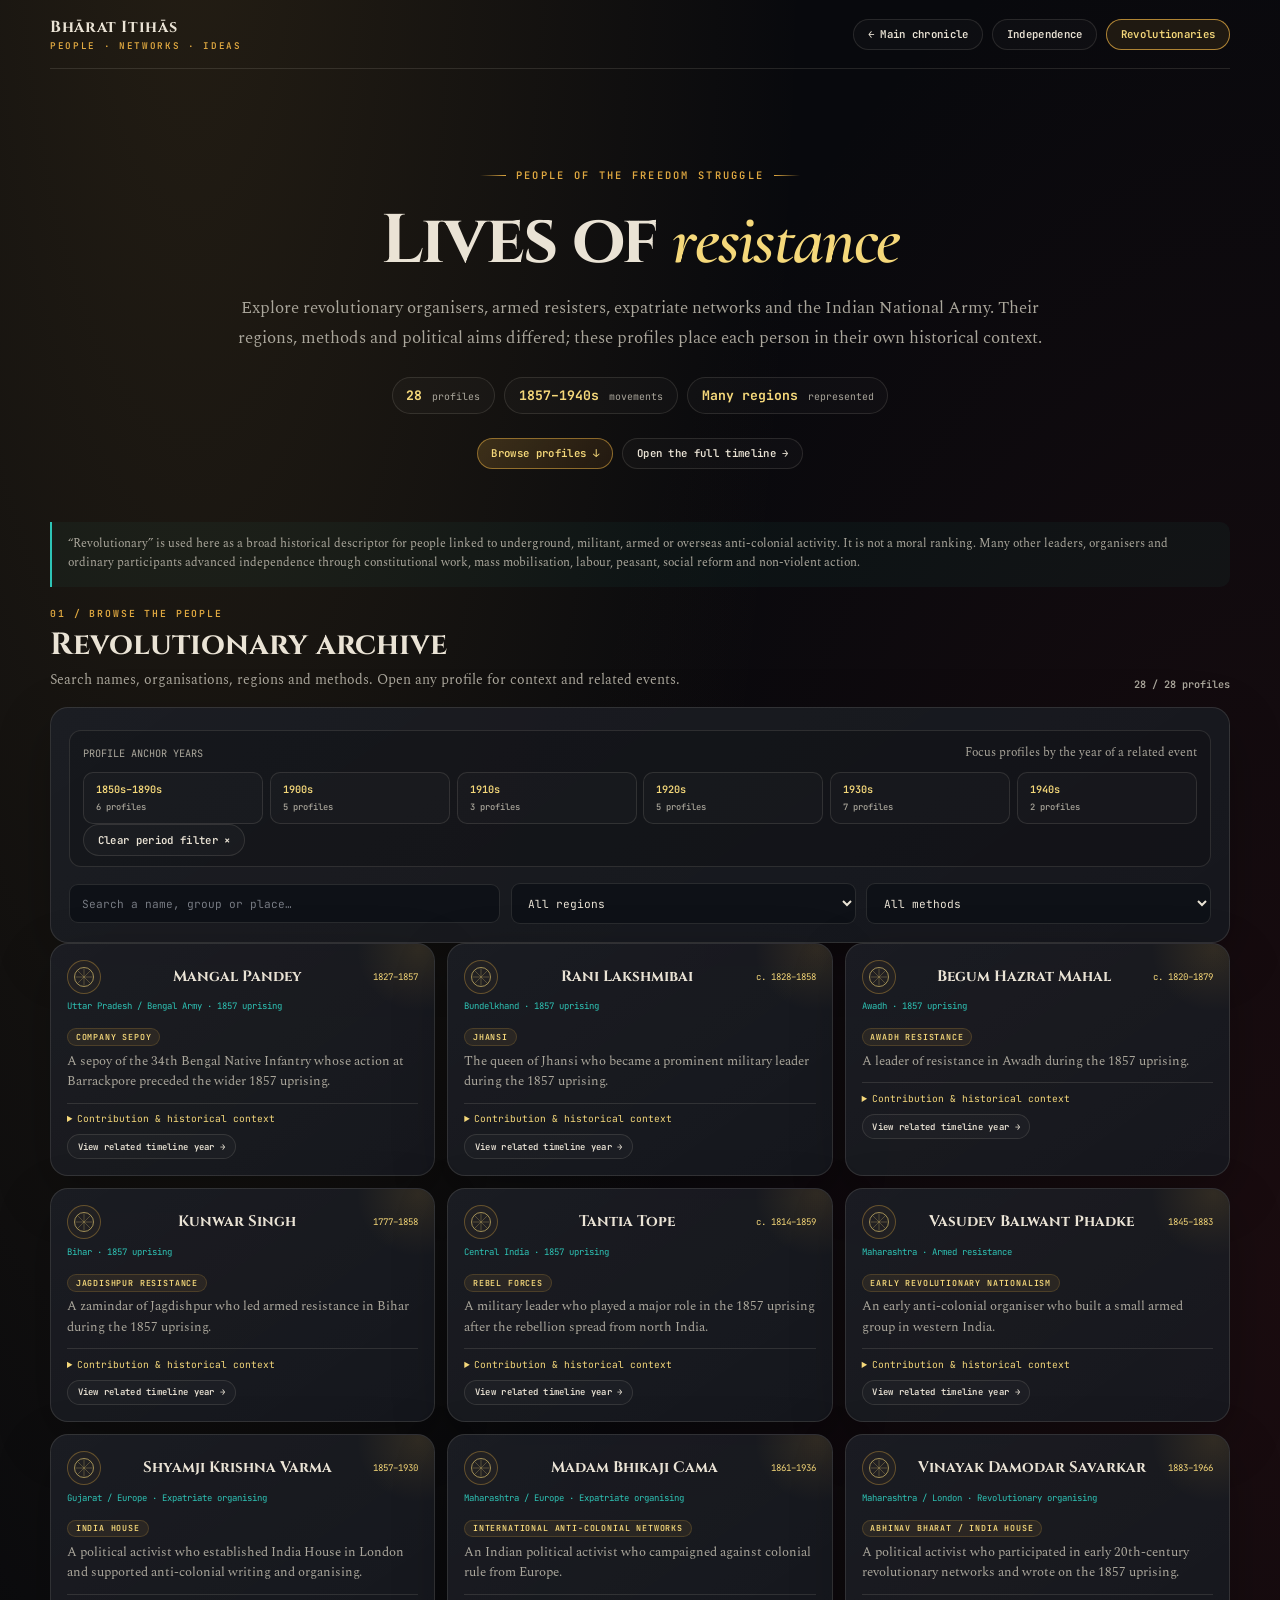
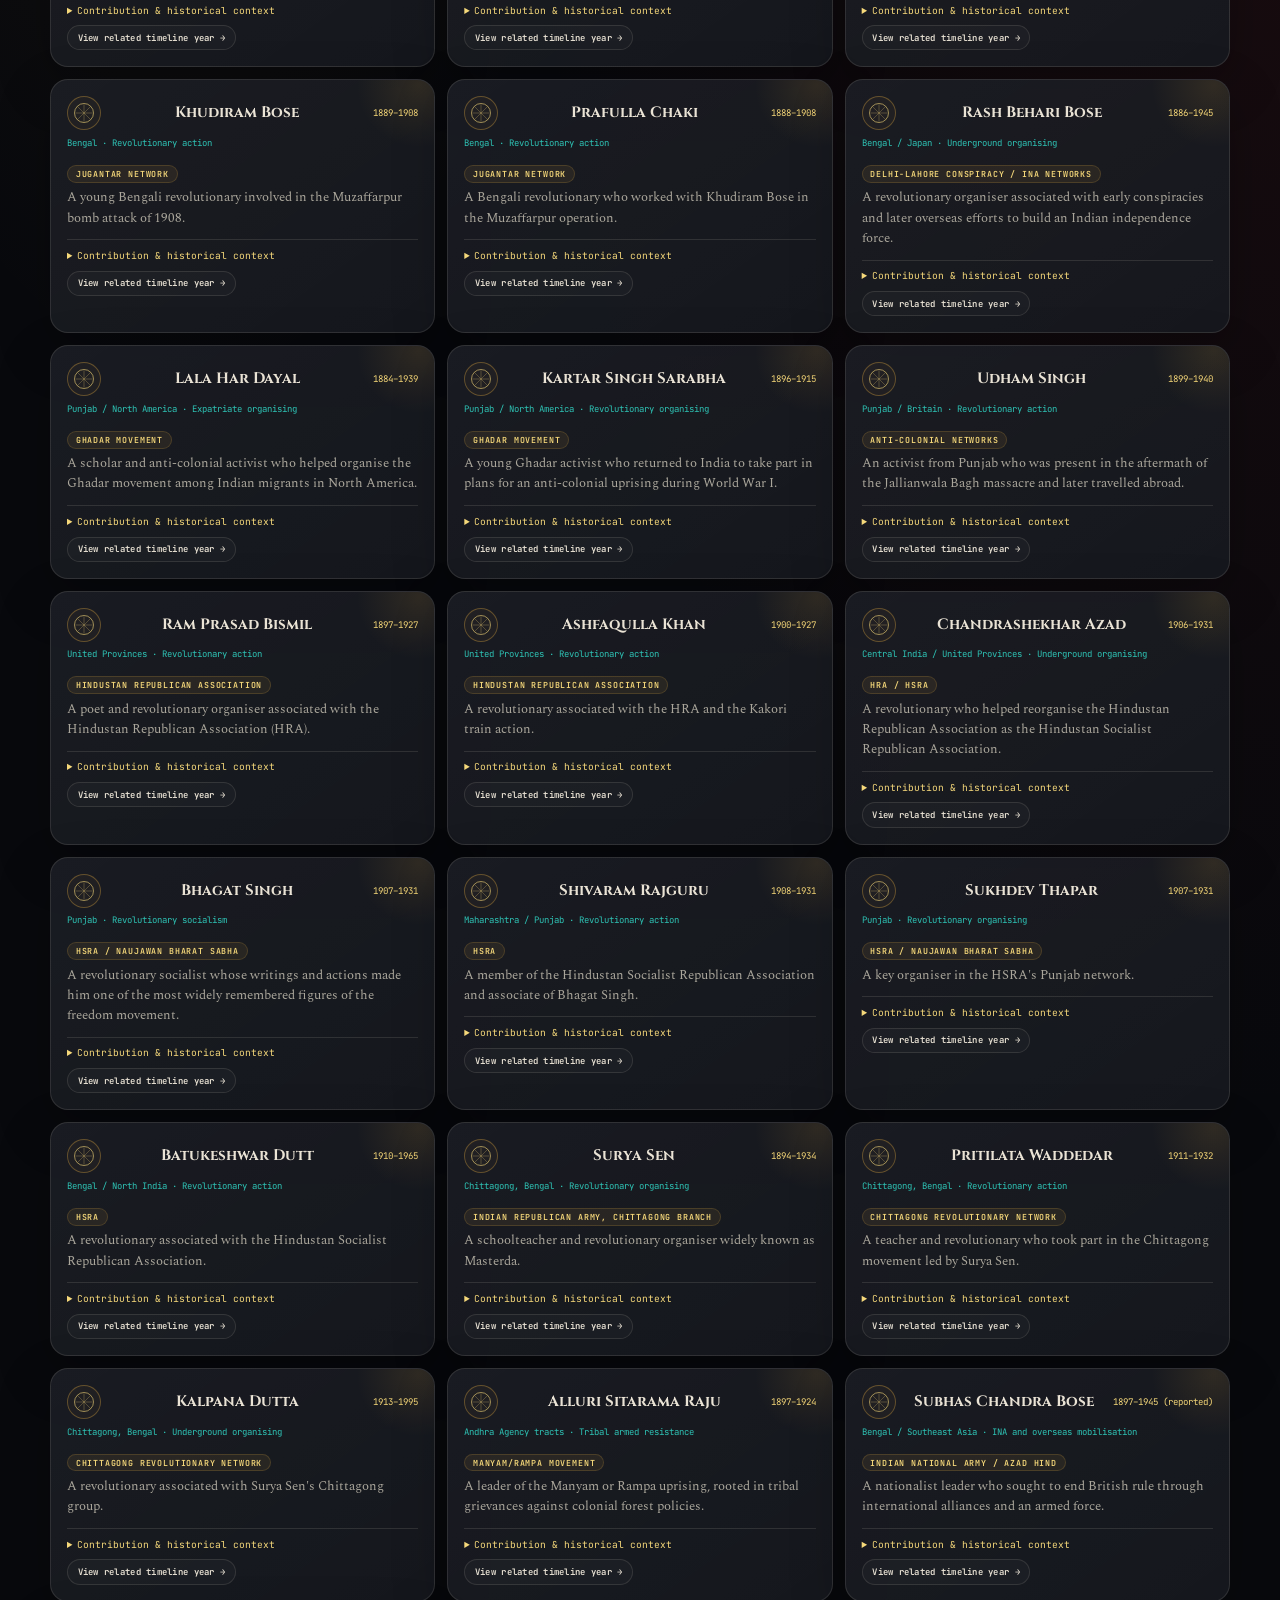
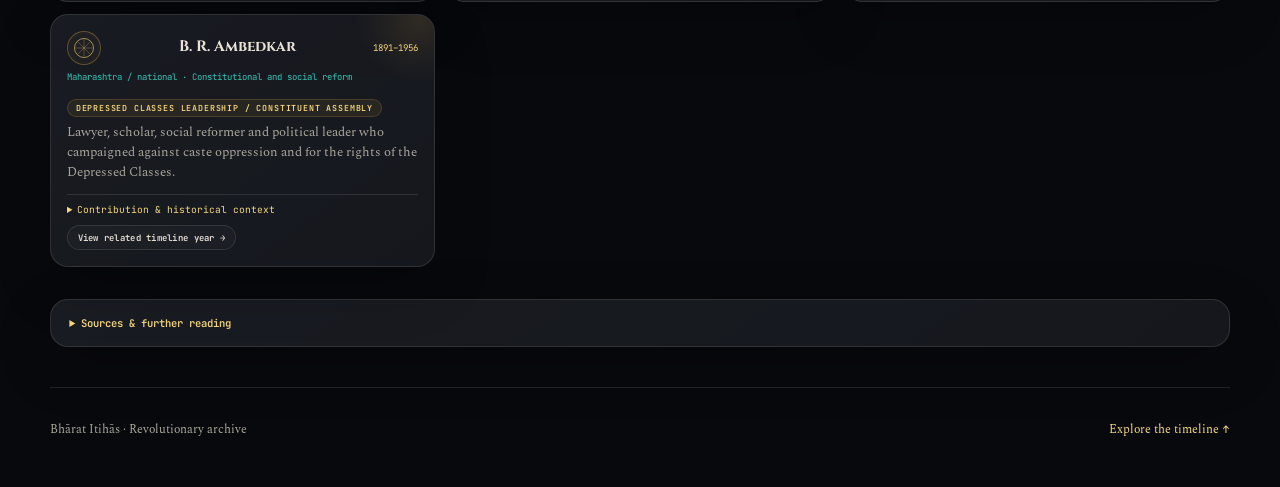
<file: revolutionaries.html>
<!doctype html>
<html lang="en">
<head>
<meta charset="utf-8"><meta name="viewport" content="width=device-width,initial-scale=1">
<meta name="description" content="Profiles of Indian revolutionaries and militant anti-colonial networks, with biographies, organisations and links to the independence timeline.">
<meta name="theme-color" content="#08090d">
<link rel="canonical" href="https://harshiiiit-bh.github.io/Bharat-Ithihaas/revolutionaries.html">
<title>Revolutionaries of India | Bhārat Itihās</title>
<link rel="preconnect" href="https://fonts.googleapis.com"><link rel="preconnect" href="https://fonts.gstatic.com" crossorigin>
<link href="https://fonts.googleapis.com/css2?family=Cinzel:wght@500;600;700;800&family=Cormorant+Garamond:ital,wght@0,400;0,500;0,600;1,400;1,500&family=Spectral:wght@400;500;600;700&family=JetBrains+Mono:wght@400;500;600&display=swap" rel="stylesheet">
<link rel="stylesheet" href="assets/css/archive.css">
</head>
<body class="archive-page">
<div class="ar-shell">
<header class="ar-top"><a class="ar-brand" href="index.html">Bhārat Itihās<small>People · Networks · Ideas</small></a><nav class="ar-nav" aria-label="Archive navigation"><a href="index.html">← Main chronicle</a><a href="independence.html">Independence</a><a href="revolutionaries.html" aria-current="page">Revolutionaries</a></nav></header>
<main>
<section class="ar-hero">
<div class="ar-eyebrow">People of the freedom struggle</div>
<h1>Lives of <em>resistance</em></h1>
<p class="ar-lede">Explore revolutionary organisers, armed resisters, expatriate networks and the Indian National Army. Their regions, methods and political aims differed; these profiles place each person in their own historical context.</p>
<div class="ar-stats"><span class="ar-stat"><strong id="profileCount">—</strong> profiles</span><span class="ar-stat"><strong>1857–1940s</strong> movements</span><span class="ar-stat"><strong>Many regions</strong> represented</span></div>
<div class="ar-hero-actions"><a class="ar-btn primary" href="#profiles">Browse profiles ↓</a><a class="ar-btn" href="independence.html">Open the full timeline →</a></div>
</section>
<div class="ar-inline-note">“Revolutionary” is used here as a broad historical descriptor for people linked to underground, militant, armed or overseas anti-colonial activity. It is not a moral ranking. Many other leaders, organisers and ordinary participants advanced independence through constitutional work, mass mobilisation, labour, peasant, social reform and non-violent action.</div>
<section class="ar-section" id="profiles">
<div class="ar-section-head"><div><div class="ar-kicker">01 / Browse the people</div><h2>Revolutionary archive</h2><p>Search names, organisations, regions and methods. Open any profile for context and related events.</p></div><span class="ar-count" id="shownCount" aria-live="polite"></span></div>
<div class="ar-card ar-controls">
<div class="ar-density-block"><div class="ar-density-head"><span class="ar-small">PROFILE ANCHOR YEARS</span><span class="ar-note">Focus profiles by the year of a related event</span></div><div class="ar-era-rail" id="profileEraRail" role="group" aria-label="Filter revolutionary profiles by anchor year"></div><button class="ar-chip" id="clearProfileEra" type="button" hidden>Clear period filter ×</button></div>
<div class="ar-filter-row" style="grid-template-columns:minmax(180px,1fr) minmax(190px,.8fr) minmax(190px,.8fr)">
<input class="ar-input" id="profileSearch" type="search" placeholder="Search a name, group or place…" aria-label="Search revolutionaries">
<select class="ar-select" id="regionFilter" aria-label="Filter by region"><option value="all">All regions</option></select>
<select class="ar-select" id="methodFilter" aria-label="Filter by method"><option value="all">All methods</option></select>
</div>
</div>
<div class="ar-profile-grid" id="profileGrid" aria-live="polite" aria-busy="true"><div class="ar-card ar-empty">Loading profiles…</div></div>
</section>
<section class="ar-card ar-sources">
<details><summary>Sources & further reading</summary><div class="ar-source-list" id="sourceList"></div><p class="ar-note">Short biographies are summaries for orientation. They do not replace specialist biographies, memoirs, court records or regional histories. Dates and attributions can vary across records; uncertainty is noted rather than silently removed.</p></details>
</section>
</main>
<footer class="ar-foot"><span>Bhārat Itihās · Revolutionary archive</span><a class="ar-back" href="independence.html">Explore the timeline ↑</a></footer>
</div>
<script src="assets/js/revolutionaries.js"></script>
</body></html>
</file>
<file: assets/css/chronicle.css>
@media(prefers-reduced-motion:reduce){*{animation-duration:.01ms!important;transition-duration:.01ms!important;}}

/* ── extracted style block ── */


:root{
  --void:#04050A;--char:#13171F;--char2:#1C2230;
  --ember:#8B2020;--ember-b:#E05C42;--ember-g:#FF8060;
  --gold:#7A5C22;--gold-b:#DFA840;--gold-p:#F5D87A;
  --bone:#EAE3D5;--bone-d:#ADA597;--mist:rgba(234,227,213,0.6);
  --line:rgba(234,227,213,0.09);--lineb:rgba(223,168,64,0.3);
  --teal-b:#2EC4B6;--violet-b:#9B7BE0;
  /* time-travel theme layer — overridden at runtime by the Era Theme Engine */
  --t-bg1:#0d0a05;--t-bg2:#04050A;--t-accent:#DFA840;--t-accent2:#E05C42;--t-glow:rgba(223,168,64,0.14);--t-mood:'The Chronicle';
}
*{box-sizing:border-box;margin:0;padding:0;}
html{scroll-behavior:smooth;overflow-x:hidden;max-width:100%;}
body{background:var(--void);color:var(--bone);font-family:'Spectral',serif;overflow-x:hidden;min-height:100vh;transition:background 1.1s ease;}
.atm .g1, .nebula{transition:opacity 1.1s ease, background 1.1s ease;}
h1,h2,h3{font-family:'Cinzel',serif;font-weight:700;}
a{color:var(--ember-b);text-decoration:none;}
button{cursor:pointer;font-family:inherit;}
::selection{background:var(--gold-b);color:var(--void);}
img{max-width:100%;display:block;}

/* ══ GALAXY BACKGROUND ══ */
#galaxy-canvas{
  position:fixed;inset:0;z-index:0;pointer-events:none;
  background:radial-gradient(ellipse at 50% 40%,var(--t-bg1) 0%,var(--t-bg2) 45%,#020308 100%);
  transition:background 1.2s ease;
}
.nebula{
  position:fixed;inset:0;z-index:0;pointer-events:none;
  background:
    radial-gradient(ellipse 70% 50% at 15% 20%,var(--t-glow),transparent 55%),
    radial-gradient(ellipse 60% 40% at 85% 70%,rgba(139,32,32,.16),transparent 55%),
    radial-gradient(ellipse 50% 35% at 55% 90%,rgba(20,60,100,.13),transparent 55%),
    radial-gradient(ellipse 40% 30% at 30% 60%,var(--t-glow),transparent 50%);
  animation:nebulaDrift 35s ease-in-out infinite alternate;
  transition:background 1.2s ease;
}
@keyframes nebulaDrift{from{transform:scale(1) translate(0,0);}to{transform:scale(1.06) translate(1%,-1.5%);}}

/* time-travel era indicator badge — now docked under the greeting, not floating */
#eraIndicator{
  display:flex; align-items:center; gap:.4rem;
  margin-top:.2rem;
  transition:border-color 1s ease, opacity .4s ease;
  opacity:0;
}
#eraIndicator.show{opacity:1;}
#eraIndicator .dot{width:6px;height:6px;border-radius:50%;background:var(--t-accent);box-shadow:0 0 6px 1px var(--t-glow);transition:background 1s ease;flex-shrink:0;animation:eraPulse 2.4s ease-in-out infinite;}
@keyframes eraPulse{0%,100%{opacity:1;}50%{opacity:.4;}}
#eraIndicator .label{font-family:'JetBrains Mono',monospace;font-size:.6rem;color:var(--bone-d);white-space:nowrap;}
#eraIndicator .label strong{color:var(--t-accent);transition:color 1s ease;}

/* parallax layers */
.parallax-layer{position:fixed;inset:0;pointer-events:none;will-change:transform;}
#stars-far{z-index:1;}
#stars-mid{z-index:2;}
#stars-near{z-index:3;}

.vignette{position:fixed;inset:0;z-index:7;pointer-events:none;background:radial-gradient(ellipse at 50% 50%,transparent 55%,rgba(0,0,0,.7) 100%);}
.grain{position:fixed;inset:0;z-index:6;pointer-events:none;opacity:.35;background-image:repeating-linear-gradient(0deg,rgba(255,255,255,.012) 0,transparent 1px,transparent 2px,rgba(255,255,255,.012) 3px);}

/* embers */
.embers{position:fixed;inset:0;z-index:4;pointer-events:none;overflow:hidden;}
.ep{position:absolute;bottom:-3%;border-radius:50%;background:var(--ember-g);box-shadow:0 0 8px 3px rgba(255,120,80,.6);opacity:0;animation:emberRise linear infinite;}
@keyframes emberRise{0%{opacity:0;transform:translateY(0) translateX(0);}8%{opacity:.95;}90%{opacity:.35;}100%{opacity:0;transform:translateY(-110vh) translateX(var(--d,20px));}}

/* chakra */
.ck{width:1em;height:1em;display:inline-flex;align-items:center;justify-content:center;flex-shrink:0;}
.ck svg{width:100%;height:100%;display:block;}
.ck.spin svg{animation:spin 2.6s linear infinite;}
@keyframes spin{to{transform:rotate(360deg);}}
@keyframes flicker{0%,100%{filter:drop-shadow(0 0 8px rgba(223,168,64,.6));}45%{filter:drop-shadow(0 0 18px rgba(223,168,64,1));}55%{filter:drop-shadow(0 0 5px rgba(223,168,64,.3));}78%{filter:drop-shadow(0 0 14px rgba(223,168,64,.8));}}

/* ══ GATE ══ */
#gate{position:fixed;inset:0;z-index:200;display:flex;align-items:center;justify-content:center;overflow:hidden;background:radial-gradient(circle at 50% 45%,#12141a 0%,#070810 55%,#030406 100%);transition:opacity 1.1s,visibility 1.1s;}
#gate.opening{animation:gateFlash 1.1s ease forwards;}
@keyframes gateFlash{0%{filter:brightness(1);}42%{filter:brightness(2.4);}100%{filter:brightness(0);opacity:0;visibility:hidden;}}
#gate.hidden{opacity:0;visibility:hidden;pointer-events:none;}
.gate-stars{position:absolute;inset:0;}
.gstar{position:absolute;border-radius:50%;background:#fff;animation:twinkle linear infinite;}
@keyframes twinkle{0%,100%{opacity:.06;}50%{opacity:.75;}}
.gate-rays{position:absolute;width:160vmax;height:160vmax;left:50%;top:50%;transform:translate(-50%,-50%);background:conic-gradient(from 0deg,transparent 0deg,rgba(223,168,64,.05) 3deg,transparent 6deg,transparent 17deg,rgba(139,32,32,.035) 21deg,transparent 25deg);animation:rotRays 110s linear infinite;pointer-events:none;}
@keyframes rotRays{to{transform:translate(-50%,-50%) rotate(360deg);}}
.gate-ring{position:absolute;border-radius:50%;animation:ringPulse 7s ease-in-out infinite;}
.gr1{width:min(720px,92vw);height:min(720px,92vw);border:1px solid rgba(223,168,64,.18);}
.gr2{width:min(900px,102vw);height:min(900px,102vw);border:1px solid rgba(139,32,32,.13);animation-delay:2s;}
.gr3{width:min(560px,76vw);height:min(560px,76vw);border:1px dashed rgba(223,168,64,.1);animation-delay:1s;}
.gr4{width:min(1080px,112vw);height:min(1080px,112vw);border:1px solid rgba(60,20,100,.12);animation-delay:3s;}
@keyframes ringPulse{0%,100%{transform:scale(1);opacity:.4;}50%{transform:scale(1.045);opacity:.9;}}
.gate-frame{position:relative;z-index:10;width:min(600px,92vw);text-align:center;padding:3rem 2.5rem 2.8rem;}
.gate-chakra{width:100px;height:100px;margin:0 auto 1.3rem;color:var(--gold-b);animation:flicker 3.2s ease-in-out infinite;}
.gate-chakra svg{animation:spin 20s linear infinite;}
.gate-eyebrow{font-family:'JetBrains Mono',monospace;font-size:.72rem;letter-spacing:.28em;text-transform:uppercase;color:var(--gold-b);margin-bottom:.8rem;opacity:.9;}
.gate-title{font-family:'Cinzel',serif;font-size:clamp(2.3rem,6.5vw,3.6rem);color:var(--bone);line-height:1.07;margin:0 0 .5rem;text-shadow:0 0 40px rgba(223,168,64,.18);}
.gate-title em{font-style:italic;font-family:'Cormorant Garamond',serif;font-weight:600;color:var(--gold-p);}
.gate-sub{font-family:'Cormorant Garamond',serif;font-style:italic;font-size:1.18rem;color:var(--gold-p);opacity:.88;margin:0 0 .4rem;}
.gate-tagline{font-size:.84rem;color:var(--bone-d);margin:0 0 2rem;opacity:.7;font-style:italic;}
.gate-form{display:flex;flex-direction:column;gap:1rem;align-items:center;}
.gate-input-wrap{width:100%;max-width:400px;}
#nameInput{width:100%;background:rgba(255,255,255,.03);border:1px solid var(--lineb);border-radius:4px;color:var(--bone);font-family:'Cormorant Garamond',serif;font-size:1.6rem;text-align:center;padding:.9rem 1rem 1rem;outline:none;transition:box-shadow .25s,border-color .25s;letter-spacing:.02em;}
#nameInput:focus{border-color:var(--gold-b);box-shadow:0 0 0 4px rgba(223,168,64,.12),0 0 30px rgba(223,168,64,.18);}
#nameInput::placeholder{color:rgba(234,227,213,.3);font-style:italic;}
.gate-preview{font-family:'JetBrains Mono',monospace;font-size:.76rem;color:var(--bone-d);min-height:1.3em;letter-spacing:.04em;}
.gate-preview strong{color:var(--gold-b);font-weight:600;}
.gate-enter{margin-top:.2rem;background:linear-gradient(135deg,var(--gold-b),#B06820);color:#180900;border:none;border-radius:4px;font-family:'JetBrains Mono',monospace;font-size:.85rem;letter-spacing:.14em;text-transform:uppercase;padding:1rem 2.8rem;box-shadow:0 4px 24px rgba(223,168,64,.3);transition:transform .2s,box-shadow .2s;}
.gate-enter:hover{transform:translateY(-3px);box-shadow:0 8px 34px rgba(223,168,64,.5);}
.gate-credit{font-family:'JetBrains Mono',monospace;font-size:.66rem;letter-spacing:.2em;text-transform:uppercase;color:var(--bone-d);margin:0 0 1.6rem;opacity:.6;text-align:center;}
.gate-device-hint-backdrop{
  display:none;
  position:fixed;inset:0;
  z-index:259;
  align-items:center;justify-content:center;
  padding:1.2rem;
  background:rgba(3,4,8,.72);
  backdrop-filter:blur(3px);
  animation:gateHintBackdropIn .35s ease both;
}
.gate-device-hint-backdrop.closing{animation:gateHintBackdropOut .3s ease both;}
@keyframes gateHintBackdropIn{from{opacity:0;}to{opacity:1;}}
@keyframes gateHintBackdropOut{from{opacity:1;}to{opacity:0;}}
.gate-device-hint{
  position:relative;
  z-index:260;
  display:flex;
  align-items:flex-start;gap:.7rem;
  width:min(92vw,420px);
  padding:1.1rem 1.1rem 1.1rem 1.2rem;
  border:1px solid var(--lineb);
  border-radius:14px;
  background:rgba(18,20,26,.98);
  box-shadow:0 20px 60px rgba(0,0,0,.55);
  font-family:'Spectral',serif;
  font-size:.8rem;
  line-height:1.45;
  color:var(--bone-d);
  text-align:left;
  animation:gateHintIn .38s cubic-bezier(.2,.9,.3,1.2) both;
}
.gate-device-hint.closing{animation:gateHintOut .28s ease both;}
@keyframes gateHintIn{from{opacity:0;transform:scale(.88) translateY(10px);}to{opacity:1;transform:scale(1) translateY(0);}}
@keyframes gateHintOut{from{opacity:1;transform:scale(1) translateY(0);}to{opacity:0;transform:scale(.92) translateY(6px);}}
.gate-device-hint svg{flex-shrink:0;width:22px;height:22px;color:var(--gold-b);margin-top:.1rem;}
.gate-device-hint strong{color:var(--gold-p);font-weight:600;}
.gate-device-hint .ghc-text{flex:1;}
.gate-device-hint .ghc-close{
  flex-shrink:0;
  background:none;border:none;cursor:pointer;
  color:var(--bone-d);
  font-size:1.1rem;line-height:1;
  padding:.15rem .25rem;
  margin:-.2rem -.3rem 0 0;
  transition:color .15s;
}
.gate-device-hint .ghc-close:hover{color:var(--bone);}
@media(max-width:760px){
  .gate-device-hint-backdrop{display:flex;}
}

/* ══ GATE — ELEGANCE PASS ══ */
/* layered gold foil border frame around the whole card */
.gate-frame{
  border:1px solid rgba(223,168,64,.16);
  border-radius:22px;
  background:
    linear-gradient(165deg,rgba(255,255,255,.035),rgba(255,255,255,.005) 40%,transparent 70%),
    radial-gradient(ellipse 90% 70% at 50% -10%,rgba(223,168,64,.07),transparent 60%);
  box-shadow:
    0 40px 110px rgba(0,0,0,.55),
    0 0 0 1px rgba(0,0,0,.4),
    inset 0 1px 0 rgba(255,255,255,.05);
  backdrop-filter:blur(2px);
  animation:gateFrameRise 1s cubic-bezier(.16,1,.3,1) both;
}
@keyframes gateFrameRise{from{opacity:0;transform:translateY(22px) scale(.97);}to{opacity:1;transform:translateY(0) scale(1);}}
.gate-frame::before{
  content:'';position:absolute;inset:-1px;border-radius:22px;padding:1px;pointer-events:none;
  background:conic-gradient(from var(--gate-corner-deg,0deg),transparent 0%,rgba(223,168,64,.55) 8%,transparent 18%,transparent 50%,rgba(224,92,66,.4) 58%,transparent 68%,transparent 100%);
  -webkit-mask:linear-gradient(#000 0 0) content-box,linear-gradient(#000 0 0);
  -webkit-mask-composite:xor;mask-composite:exclude;
  animation:gateCornerSpin 8s linear infinite;
  opacity:.85;
}
@keyframes gateCornerSpin{to{--gate-corner-deg:360deg;}}
@property --gate-corner-deg{syntax:'<angle>';inherits:false;initial-value:0deg;}
/* small corner flourish, pure CSS, no extra DOM noise */
.gate-frame::after{
  content:'❖';position:absolute;top:-13px;left:50%;transform:translateX(-50%);
  font-size:1rem;color:var(--gold-b);background:#0a0810;padding:0 .6rem;letter-spacing:0;
  text-shadow:0 0 12px rgba(223,168,64,.5);
}
.gate-eyebrow{display:flex;align-items:center;justify-content:center;gap:.6rem;}
.gate-eyebrow::before,.gate-eyebrow::after{content:'';width:26px;height:1px;background:linear-gradient(90deg,transparent,var(--gold-b));opacity:.6;}
.gate-eyebrow::after{background:linear-gradient(90deg,var(--gold-b),transparent);}
/* shimmering sweep across the title, like light catching engraved gold */
.gate-title{
  background:linear-gradient(100deg,var(--bone) 38%,var(--gold-p) 48%,var(--bone) 58%);
  background-size:240% 100%;
  -webkit-background-clip:text;background-clip:text;color:transparent;
  animation:titleShimmer 7s ease-in-out infinite;
}
@keyframes titleShimmer{0%,100%{background-position:0% 0;}50%{background-position:100% 0;}}
.gate-title em{-webkit-text-fill-color:var(--gold-p);}

/* live counters strip */
.gate-stats{display:flex;justify-content:center;gap:1.6rem;margin:1.5rem 0 1.7rem;flex-wrap:wrap;}
.gate-stat{display:flex;flex-direction:column;align-items:center;gap:.15rem;}
.gate-stat .gs-num{font-family:'Cinzel',serif;font-weight:700;font-size:1.3rem;color:var(--gold-p);text-shadow:0 0 16px rgba(223,168,64,.3);}
.gate-stat .gs-lbl{font-family:'JetBrains Mono',monospace;font-size:.58rem;letter-spacing:.12em;text-transform:uppercase;color:var(--bone-d);}
.gate-stat-divider{width:1px;align-self:stretch;background:linear-gradient(180deg,transparent,rgba(223,168,64,.25),transparent);}

/* quick era chips — optional fast-entry shortcuts */
.gate-chips{display:flex;justify-content:center;gap:.5rem;flex-wrap:wrap;margin:0 0 1.6rem;}
.gate-chip{
  font-family:'JetBrains Mono',monospace;font-size:.66rem;letter-spacing:.06em;
  color:var(--bone-d);border:1px solid rgba(234,227,213,.14);background:rgba(255,255,255,.025);
  padding:.38rem .85rem;border-radius:20px;transition:all .22s ease;
}
.gate-chip:hover{border-color:var(--gold-b);color:var(--gold-p);background:rgba(223,168,64,.1);transform:translateY(-2px);}

.gate-input-wrap{position:relative;}
#nameInput{
  background:linear-gradient(180deg,rgba(255,255,255,.045),rgba(255,255,255,.015));
  border-radius:10px;padding:1.05rem 3.1rem 1.1rem 1.2rem;
  transition:box-shadow .3s ease,border-color .3s ease,background .3s ease;
}
#nameInput:focus{background:linear-gradient(180deg,rgba(255,255,255,.06),rgba(255,255,255,.02));}
.gate-input-wrap .gi-icon{
  position:absolute;right:1.1rem;top:50%;transform:translateY(-50%);
  width:1.15rem;height:1.15rem;color:var(--bone-d);opacity:.55;pointer-events:none;transition:opacity .25s,color .25s;
}
.gate-input-wrap:focus-within .gi-icon{opacity:.95;color:var(--gold-b);}
.gate-input-wrap.invalid #nameInput{animation:gateShake .42s ease;border-color:var(--ember-b);}
@keyframes gateShake{0%,100%{transform:translateX(0);}20%{transform:translateX(-7px);}40%{transform:translateX(6px);}60%{transform:translateX(-4px);}80%{transform:translateX(3px);}}

.gate-preview{min-height:1.4em;}
.gate-preview .gp-spark{display:inline-block;animation:sparkPop .5s ease;}
@keyframes sparkPop{from{opacity:0;transform:scale(.6) rotate(-15deg);}to{opacity:1;transform:scale(1) rotate(0);}}

.gate-enter{position:relative;overflow:hidden;letter-spacing:.16em;}
.gate-enter::before{
  content:'';position:absolute;top:0;left:-60%;width:40%;height:100%;
  background:linear-gradient(110deg,transparent,rgba(255,255,255,.45),transparent);
  transform:skewX(-20deg);transition:left .65s ease;
}
.gate-enter:hover::before{left:130%;}
.gate-enter:active{transform:translateY(-1px) scale(.985);}
.gate-enter .ce-arrow{display:inline-block;transition:transform .25s ease;margin-left:.15rem;}
.gate-enter:hover .ce-arrow{transform:translateX(4px);}

.gate-meta-row{display:flex;align-items:center;justify-content:center;gap:1.1rem;margin-top:1.5rem;flex-wrap:wrap;}
.gate-ambient-toggle{
  display:flex;align-items:center;gap:.45rem;background:rgba(255,255,255,.03);
  border:1px solid rgba(234,227,213,.13);border-radius:20px;padding:.4rem .85rem .4rem .6rem;
  font-family:'JetBrains Mono',monospace;font-size:.62rem;letter-spacing:.08em;text-transform:uppercase;
  color:var(--bone-d);transition:.22s;
}
.gate-ambient-toggle:hover{border-color:var(--gold-b);color:var(--gold-p);}
.gate-ambient-toggle .ga-dot{width:7px;height:7px;border-radius:50%;background:var(--bone-d);transition:.22s;}
.gate-ambient-toggle.on .ga-dot{background:var(--ember-g);box-shadow:0 0 6px 2px rgba(255,120,80,.55);}

/* returning-visitor ribbon */
.gate-return-banner{
  display:none;align-items:center;gap:.5rem;justify-content:center;
  font-family:'JetBrains Mono',monospace;font-size:.66rem;letter-spacing:.06em;
  color:var(--gold-p);background:rgba(223,168,64,.08);border:1px solid rgba(223,168,64,.22);
  border-radius:20px;padding:.45rem 1rem;margin:0 0 1.3rem;max-width:90%;
}
.gate-return-banner.show{display:inline-flex;margin-left:auto;margin-right:auto;animation:panelRise2 .4s ease;}
@keyframes panelRise2{from{opacity:0;transform:translateY(-6px);}to{opacity:1;transform:translateY(0);}}
.gate-return-banner button{background:none;border:none;color:var(--gold-b);text-decoration:underline;font-family:inherit;font-size:inherit;cursor:pointer;}

/* drifting glyph constellation behind the card — monuments/symbols of India, very subtle */
.gate-glyphs{position:absolute;inset:0;z-index:1;pointer-events:none;overflow:hidden;}
.gate-glyph{
  position:absolute;opacity:0;color:var(--gold-b);
  animation:glyphDrift linear infinite;
  filter:drop-shadow(0 0 10px rgba(223,168,64,.25));
}
.gate-glyph svg{width:100%;height:100%;}
@keyframes glyphDrift{
  0%{opacity:0;transform:translateY(0) rotate(0deg) scale(.85);}
  8%{opacity:.16;}
  50%{opacity:.22;}
  92%{opacity:.1;}
  100%{opacity:0;transform:translateY(-12vh) rotate(8deg) scale(1.05);}
}

@media(max-width:560px){
  .gate-frame{padding:2.4rem 1.4rem 2.2rem;border-radius:18px;}
  .gate-stats{gap:1rem;}
  .gate-stat .gs-num{font-size:1.1rem;}
  .gate-chips{gap:.4rem;}
  .gate-chip{font-size:.62rem;padding:.32rem .7rem;}
  .gate-meta-row{flex-direction:column;gap:.7rem;}
}

/* ── WELCOME POPUP ── */
#welcomePopup{position:fixed;inset:0;z-index:300;display:none;align-items:center;justify-content:center;background:rgba(2,3,6,.82);backdrop-filter:blur(6px);padding:1.5rem;}
#welcomePopup.visible{display:flex;animation:wpFade .4s ease;}
@keyframes wpFade{from{opacity:0;}to{opacity:1;}}
.wp-card{position:relative;width:min(520px,100%);text-align:center;padding:2.6rem 2.2rem 2.2rem;border-radius:14px;border:1px solid var(--lineb);background:linear-gradient(165deg,rgba(28,20,10,.96),rgba(8,9,14,.98));box-shadow:0 24px 70px rgba(0,0,0,.65),0 0 0 1px rgba(223,168,64,.08);animation:wpRise .5s ease;}
@keyframes wpRise{from{opacity:0;transform:translateY(18px) scale(.96);}to{opacity:1;transform:translateY(0) scale(1);}}
.wp-card::before{content:"";position:absolute;inset:0;border-radius:14px;background:radial-gradient(circle at 50% 0%,rgba(223,168,64,.1),transparent 60%);pointer-events:none;}
.wp-chakra{width:54px;height:54px;margin:0 auto 1.1rem;color:var(--gold-b);animation:flicker 3.2s ease-in-out infinite;}
.wp-chakra svg{animation:spin 14s linear infinite;}
.wp-greet{font-family:'Cinzel',serif;font-size:1.5rem;color:var(--bone);margin:0 0 .3rem;}
.wp-greet strong{color:var(--gold-b);}
.wp-sub{font-family:'JetBrains Mono',monospace;font-size:.66rem;letter-spacing:.16em;text-transform:uppercase;color:var(--bone-d);margin-bottom:1.6rem;}
.wp-quote{font-family:'Cormorant Garamond',serif;font-style:italic;font-size:1.28rem;line-height:1.6;color:var(--gold-p);margin:0 0 .8rem;position:relative;padding:0 .4rem;}
.wp-quote::before{content:"\201C";color:var(--ember-b);opacity:.4;font-size:1.6em;position:absolute;left:-.55rem;top:-.3rem;}
.wp-attr{font-family:'JetBrains Mono',monospace;font-size:.72rem;letter-spacing:.08em;color:var(--bone-d);margin-bottom:1.8rem;}
.wp-attr::before{content:"— ";}
.wp-continue{background:linear-gradient(135deg,var(--gold-b),#B06820);color:#180900;border:none;border-radius:5px;font-family:'JetBrains Mono',monospace;font-size:.78rem;letter-spacing:.12em;text-transform:uppercase;padding:.85rem 2.2rem;box-shadow:0 4px 18px rgba(223,168,64,.3);transition:transform .2s,box-shadow .2s;}
.wp-continue:hover{transform:translateY(-2px);box-shadow:0 8px 26px rgba(223,168,64,.46);}
.wp-credit{margin-top:1.6rem;display:inline-block;font-family:'JetBrains Mono',monospace;font-size:.65rem;letter-spacing:.14em;text-transform:uppercase;color:var(--void);background:var(--gold-b);padding:.35rem 1rem;border-radius:14px;font-weight:600;}

/* ══ SITE SHELL ══ */
#site{position:relative;z-index:8;display:none;}

/* ── HEADER ── */
header.top{
  border-bottom:1px solid var(--line);
  padding:.85rem 4vw;
  padding-top:calc(.85rem + env(safe-area-inset-top,0px));
  display:grid;
  grid-template-columns:auto 1fr auto;
  align-items:center;
  gap:1rem;
  position:sticky;top:0;z-index:50;
  background:rgba(4,5,10,.9);backdrop-filter:blur(12px);
}
.brand{display:flex;align-items:center;gap:.6rem;}
.brand .ck{width:1.55rem;height:1.55rem;color:var(--ember-b);}
.brand-text{display:flex;flex-direction:column;line-height:1.05;}
.brand-name{font-family:'Cinzel',serif;font-weight:700;font-size:1.08rem;letter-spacing:.02em;}
.brand-tag{font-family:'JetBrains Mono',monospace;font-size:.56rem;letter-spacing:.16em;color:var(--ember-b);text-transform:uppercase;}
/* nav centered */
nav.nav-links{display:flex;justify-content:center;gap:1.4rem;}
nav.nav-links a{font-family:'JetBrains Mono',monospace;font-size:.66rem;letter-spacing:.1em;text-transform:uppercase;color:var(--bone-d);transition:color .2s;}
nav.nav-links a:hover{color:var(--gold-b);}
/* right panel: name + clock stacked */
.header-right{display:flex;flex-direction:column;align-items:flex-end;gap:.25rem;}
.greeting-line{font-family:'JetBrains Mono',monospace;font-size:.72rem;color:var(--bone-d);}
.greeting-line strong{color:var(--gold-b);font-size:.82rem;}
.clock-block{display:flex;flex-direction:column;align-items:flex-end;}
.clock-time{font-family:'JetBrains Mono',monospace;font-size:1.1rem;font-weight:600;color:var(--gold-b);letter-spacing:.06em;line-height:1;}
.clock-date{font-family:'JetBrains Mono',monospace;font-size:.58rem;color:var(--bone-d);letter-spacing:.05em;text-transform:uppercase;margin-top:.1rem;}

/* ── TICKER ── */
.ticker-wrap{border-bottom:1px solid var(--line);background:rgba(8,6,2,.7);padding:.5rem 4vw;display:flex;align-items:center;gap:.8rem;overflow:hidden;}
.ticker-label{font-family:'JetBrains Mono',monospace;font-size:.6rem;letter-spacing:.14em;text-transform:uppercase;color:var(--ember-b);white-space:nowrap;flex-shrink:0;display:flex;align-items:center;gap:.35rem;}
.ticker-dot{width:7px;height:7px;border-radius:50%;background:var(--ember-b);animation:blink 1.3s ease-in-out infinite;}
@keyframes blink{0%,100%{opacity:1;}50%{opacity:.15;}}
.ticker-events{flex:1;position:relative;height:1.4rem;overflow:hidden;}
.ticker-item{position:absolute;inset:0;display:flex;align-items:center;font-size:.82rem;color:var(--bone-d);cursor:pointer;white-space:nowrap;opacity:0;transition:opacity .65s ease;padding:0 .15rem;}
.ticker-item:hover{color:var(--gold-b);}
.ticker-item.visible{opacity:1;}
.ticker-item .yr{font-family:'JetBrains Mono',monospace;font-size:.7rem;color:var(--ember-b);margin-right:.45rem;flex-shrink:0;}

/* ── HERO ── */
.hero{padding:4.5rem 5vw 2rem;max-width:1100px;margin:0 auto;text-align:center;}
.hero-eyebrow{font-family:'JetBrains Mono',monospace;font-size:.74rem;letter-spacing:.26em;text-transform:uppercase;color:var(--ember-b);margin-bottom:1rem;}
.hero h1{font-size:clamp(2.3rem,5.8vw,4.4rem);margin:0 0 1rem;color:var(--bone);line-height:1.07;}
.hero h1 em{font-style:italic;font-family:'Cormorant Garamond',serif;font-weight:600;color:var(--gold-b);}
.hero-lede{font-size:1.12rem;max-width:660px;margin:0 auto 2.2rem;color:var(--mist);line-height:1.72;}
/* stats — 2×2 on mobile, single row on desktop */
.stats-row{display:grid;grid-template-columns:repeat(2,1fr);gap:.75rem;max-width:520px;margin:0 auto 3rem;}
@media(min-width:600px){.stats-row{grid-template-columns:repeat(4,1fr);max-width:700px;}}
.stat-pill{display:flex;flex-direction:column;align-items:center;gap:.2rem;font-family:'JetBrains Mono',monospace;font-size:.68rem;color:var(--bone-d);border:1px solid var(--lineb);padding:.7rem .5rem;border-radius:8px;background:rgba(223,168,64,.04);}
.stat-pill .num{font-size:1.2rem;font-weight:600;color:var(--gold-b);font-family:'Cinzel',serif;}

/* ── GATEWAY ── */
.gateway{padding:0 5vw 4rem;max-width:1100px;margin:0 auto;}
.gw-grid{display:grid;grid-template-columns:repeat(3,minmax(0,1fr));gap:1.2rem;}
@media(max-width:900px){.gw-grid{grid-template-columns:repeat(2,minmax(0,1fr));}}
@media(max-width:560px){.gw-grid{grid-template-columns:1fr;}}
.gw-card{position:relative;text-align:left;padding:1.8rem 1.6rem 1.7rem;border-radius:10px;cursor:pointer;overflow:hidden;border:1px solid var(--line);background:linear-gradient(158deg,rgba(255,255,255,.038),rgba(255,255,255,.008));transition:transform .3s,border-color .3s,box-shadow .3s;}
.gw-card::before{content:"";position:absolute;inset:0;opacity:0;transition:opacity .35s;}
.gw-card:hover{transform:translateY(-6px);border-color:var(--lineb);box-shadow:0 18px 44px rgba(0,0,0,.55);}
.gw-card:hover::before{opacity:1;}
.gw-card.active{border-color:var(--gold-b);box-shadow:0 0 0 1px rgba(223,168,64,.3),0 16px 40px rgba(0,0,0,.6);}
.gw-card.c-era::before{background:radial-gradient(circle at 25% 0%,rgba(139,32,32,.2),transparent 65%);}
.gw-card.c-topic::before{background:radial-gradient(circle at 25% 0%,rgba(122,92,34,.2),transparent 65%);}
.gw-card.c-date::before{background:radial-gradient(circle at 25% 0%,rgba(26,107,107,.2),transparent 65%);}
.gw-card.c-guess::before{background:radial-gradient(circle at 25% 0%,rgba(155,123,224,.2),transparent 65%);}
.gw-card.c-notes::before{background:radial-gradient(circle at 25% 0%,rgba(46,196,182,.2),transparent 65%);}
.gw-card.c-discover::before{background:radial-gradient(circle at 25% 0%,rgba(223,168,64,.2),transparent 65%);}
.gw-badge{display:inline-flex;align-items:center;gap:.35rem;font-family:'JetBrains Mono',monospace;font-size:.6rem;letter-spacing:.13em;text-transform:uppercase;padding:.26rem .68rem;border-radius:20px;margin-bottom:.9rem;}
.c-era .gw-badge{background:rgba(139,32,32,.2);color:var(--ember-b);border:1px solid rgba(139,32,32,.3);}
.c-topic .gw-badge{background:rgba(122,92,34,.2);color:var(--gold-b);border:1px solid rgba(122,92,34,.3);}
.c-date .gw-badge{background:rgba(26,107,107,.2);color:var(--teal-b);border:1px solid rgba(26,107,107,.3);}
.c-guess .gw-badge{background:rgba(155,123,224,.2);color:var(--violet-b);border:1px solid rgba(155,123,224,.3);}
.c-notes .gw-badge{background:rgba(46,196,182,.2);color:var(--teal-b);border:1px solid rgba(46,196,182,.3);}
.c-discover .gw-badge{background:rgba(223,168,64,.2);color:var(--gold-b);border:1px solid rgba(223,168,64,.3);}
.gw-icon-big{width:50px;height:50px;margin-bottom:1rem;}
.gw-icon-big svg{width:100%;height:100%;}
.c-era .gw-icon-big{color:var(--ember-b);}
.c-topic .gw-icon-big{color:var(--gold-b);}
.c-date .gw-icon-big{color:var(--teal-b);}
.c-guess .gw-icon-big{color:var(--violet-b);}
.c-notes .gw-icon-big{color:var(--teal-b);}
.c-discover .gw-icon-big{color:var(--gold-b);}
.discovery-filter-row{display:flex;flex-wrap:wrap;gap:.4rem;margin-top:1rem;position:relative;z-index:5;}
.discovery-filter-chip{background:rgba(255,255,255,.04);border:1px solid var(--lineb);color:var(--bone-d);padding:.32rem .7rem;border-radius:14px;font-family:'JetBrains Mono',monospace;font-size:.62rem;letter-spacing:.04em;cursor:pointer;transition:all .2s;}
.discovery-filter-chip:hover{border-color:var(--gold-b);color:var(--bone);}
.discovery-filter-chip.active{background:rgba(223,168,64,.18);border-color:var(--gold-b);color:var(--gold-b);}
.gw-title{font-family:'Cinzel',serif;font-size:1.22rem;color:var(--bone);margin:0 0 .5rem;letter-spacing:.01em;}
.gw-desc{font-size:.93rem;color:var(--bone-d);line-height:1.56;margin:0 0 1rem;}
.gw-pills{display:flex;flex-wrap:wrap;gap:.38rem;}
.gw-pill{font-family:'JetBrains Mono',monospace;font-size:.6rem;padding:.2rem .55rem;border-radius:12px;border:1px solid rgba(255,255,255,.1);color:var(--bone-d);}
.gw-arrow{position:absolute;bottom:1.4rem;right:1.5rem;font-size:1.2rem;opacity:.3;transition:opacity .2s,transform .2s;}
.gw-card:hover .gw-arrow{opacity:.8;transform:translateX(3px);}

/* ── SEARCH PANEL ── */
.search-panel{margin-top:1.6rem;display:none;border:1px solid var(--lineb);border-radius:10px;padding:1.8rem 2rem;background:linear-gradient(158deg,rgba(255,255,255,.04),rgba(255,255,255,.012));animation:panelRise .38s ease;}
.search-panel.visible{display:block;}
@keyframes panelRise{from{opacity:0;transform:translateY(-10px);}to{opacity:1;transform:translateY(0);}}
.sp-label{font-family:'JetBrains Mono',monospace;font-size:.7rem;letter-spacing:.13em;text-transform:uppercase;color:var(--gold-b);margin-bottom:1rem;}
.sp-row{display:flex;gap:.7rem;}
@media(max-width:600px){.sp-row{flex-direction:column;}}
#queryInput{flex:1;font-family:'Spectral',serif;font-size:1.1rem;padding:.9rem 1.1rem;border:1px solid var(--line);border-radius:7px;background:rgba(0,0,0,.4);color:var(--bone);outline:none;transition:border-color .2s;}
#queryInput:focus{border-color:var(--gold-b);}
#queryInput::placeholder{color:var(--bone-d);opacity:.55;}
.go-btn{background:linear-gradient(135deg,var(--ember-b),var(--ember));color:#180A08;border:none;border-radius:7px;padding:.9rem 1.7rem;font-family:'JetBrains Mono',monospace;font-size:.76rem;letter-spacing:.1em;text-transform:uppercase;display:flex;align-items:center;gap:.5rem;box-shadow:0 4px 18px rgba(224,92,66,.28);transition:transform .2s,box-shadow .2s;white-space:nowrap;}
.go-btn:hover{transform:translateY(-2px);box-shadow:0 8px 26px rgba(224,92,66,.45);}
.go-btn:disabled{opacity:.5;cursor:wait;transform:none;}
.chip-row{margin-top:.9rem;display:flex;gap:.45rem;flex-wrap:wrap;}
.chip{font-size:.8rem;padding:.35rem .8rem;border:1px solid var(--line);background:rgba(255,255,255,.02);border-radius:20px;color:var(--bone-d);font-family:'Spectral',serif;transition:all .17s;}
.chip:hover{border-color:var(--gold-b);color:var(--gold-b);background:rgba(223,168,64,.07);}
#resultArea{margin-top:1.6rem;}
.loading-row{display:flex;align-items:center;gap:.9rem;font-family:'JetBrains Mono',monospace;font-size:.88rem;color:var(--gold-b);padding:2rem 0;}
.loading-row .ck{width:1.4rem;height:1.4rem;}
.error-box{border:1px solid var(--ember);background:rgba(139,32,32,.09);border-radius:8px;padding:1.2rem 1.4rem;font-size:.95rem;color:#F5A898;}

/* ── RESULT ── */
.scroll-result{animation:rise .42s ease;}
@keyframes rise{from{opacity:0;transform:translateY(12px);}to{opacity:1;transform:translateY(0);}}
.res-header{margin-bottom:1.5rem;padding-bottom:1.3rem;border-bottom:1px solid var(--line);}
.res-header h3{font-family:'Cinzel',serif;font-size:1.85rem;color:var(--bone);margin:0 0 .4rem;line-height:1.15;}
.res-period{font-family:'JetBrains Mono',monospace;font-size:.7rem;color:var(--ember-b);letter-spacing:.08em;text-transform:uppercase;}
.res-badge{display:inline-flex;align-items:center;gap:.4rem;font-family:'JetBrains Mono',monospace;font-size:.63rem;letter-spacing:.12em;text-transform:uppercase;padding:.28rem .75rem;border-radius:20px;background:rgba(223,168,64,.12);border:1px solid rgba(223,168,64,.25);color:var(--gold-b);margin-top:.55rem;}
.story-launch-btn{
  display:inline-flex; align-items:center; gap:.4rem; margin-top:.7rem; margin-left:.5rem;
  background:linear-gradient(135deg,var(--t-accent),var(--t-accent2)); color:#0a0604;
  border:none; border-radius:20px; padding:.4rem .9rem; font-family:'JetBrains Mono',monospace;
  font-size:.66rem; letter-spacing:.08em; text-transform:uppercase; cursor:pointer;
  box-shadow:0 4px 14px rgba(0,0,0,.3); transition:transform .2s,box-shadow .2s;
}
.story-launch-btn:hover{transform:translateY(-2px);box-shadow:0 8px 20px rgba(0,0,0,.4);}
.res-hook{
  font-family:'Cormorant Garamond',serif; font-style:italic; font-size:1.32rem; line-height:1.6;
  color:var(--gold-p); margin:1.1rem 0 1.6rem; padding:1rem 1.3rem; border-left:3px solid var(--t-accent);
  background:rgba(255,255,255,.025); border-radius:0 6px 6px 0;
}

/* journey trail */
#journeyTrail{display:none;max-width:1100px;margin:0 auto 1.2rem;padding:0 5vw;}
.journey-label{font-family:'JetBrains Mono',monospace;font-size:.66rem;letter-spacing:.12em;text-transform:uppercase;color:var(--bone-d);margin-bottom:.5rem;}
.journey-path{display:flex;align-items:center;gap:.4rem;flex-wrap:wrap;}
.journey-stop{font-family:'JetBrains Mono',monospace;font-size:.78rem;color:var(--t-accent);border:1px solid var(--lineb);padding:.3rem .7rem;border-radius:14px;cursor:pointer;transition:background .2s;}
.journey-stop:hover{background:rgba(223,168,64,.1);}
.journey-arrow{color:var(--bone-d);font-size:.8rem;}

/* ── STORY MODE ── */
#storyMode{position:fixed;inset:0;z-index:800;display:none;background:#020203;}
#storyMode.active{display:block;}
.story-scene{position:absolute;inset:0;display:flex;flex-direction:column;align-items:center;justify-content:center;padding:6vh 6vw;text-align:center;opacity:0;transition:opacity .8s ease;overflow:hidden;}
.story-scene.active{opacity:1;}
.story-scene-bg{position:absolute;inset:0;z-index:0;background:radial-gradient(ellipse at 50% 40%,var(--t-bg1) 0%,#020203 75%);transform:scale(1.08);transition:transform 9s linear;}
.story-scene.active .story-scene-bg{transform:scale(1.22);}
.story-scene-bg::after{content:'';position:absolute;inset:0;background-image:radial-gradient(1.5px 1.5px at 20% 30%,rgba(255,255,255,.5) 50%,transparent 100%),radial-gradient(1px 1px at 70% 60%,rgba(255,255,255,.35) 50%,transparent 100%),radial-gradient(1.5px 1.5px at 45% 80%,rgba(255,255,255,.4) 50%,transparent 100%),radial-gradient(1px 1px at 85% 15%,rgba(255,255,255,.3) 50%,transparent 100%);opacity:.5;}
.story-scene-glow{position:absolute;inset:0;z-index:0;opacity:.55;mix-blend-mode:screen;pointer-events:none;transition:opacity 1s ease;}
.story-scene-icon{position:relative;z-index:1;width:64px;height:64px;margin:0 auto 1.4rem;opacity:.92;filter:drop-shadow(0 0 18px var(--t-glow));animation:storyIconFloat 4s ease-in-out infinite;}
.story-scene-icon svg{width:100%;height:100%;stroke:var(--t-accent);}
@keyframes storyIconFloat{0%,100%{transform:translateY(0px);}50%{transform:translateY(-7px);}}
.story-scene-content{position:relative;z-index:1;max-width:740px;}
.story-caption{font-family:'JetBrains Mono',monospace;font-size:.74rem;letter-spacing:.2em;text-transform:uppercase;color:var(--t-accent);margin-bottom:1.2rem;display:flex;align-items:center;justify-content:center;gap:.6rem;}
.story-caption::before,.story-caption::after{content:'';width:24px;height:1px;background:var(--t-accent);opacity:.5;}
.story-text{font-family:'Cormorant Garamond',serif;font-size:clamp(1.3rem,3.2vw,2rem);line-height:1.6;color:var(--bone);animation:storyTextRise .9s ease both;}
@keyframes storyTextRise{from{opacity:0;transform:translateY(14px);}to{opacity:1;transform:translateY(0);}}
.story-scene-vignette{position:absolute;inset:0;z-index:0;background:radial-gradient(ellipse at 50% 50%,transparent 35%,rgba(0,0,0,.65) 100%);pointer-events:none;}
.story-counter{position:absolute;top:1.3rem;left:5vw;z-index:10;font-family:'JetBrains Mono',monospace;font-size:.68rem;letter-spacing:.1em;color:var(--bone-d);}
.story-progress{position:absolute;top:0;left:0;right:0;display:flex;gap:.3rem;padding:1rem 5vw;z-index:10;}
.story-progress-bar{flex:1;height:3px;background:rgba(255,255,255,.15);border-radius:2px;overflow:hidden;}
.story-progress-fill{height:100%;background:var(--t-accent);width:0%;transition:width .25s linear;}
.story-progress-bar.done .story-progress-fill{width:100%;}
.story-close{position:absolute;top:1rem;right:5vw;z-index:10;background:rgba(255,255,255,.08);border:none;color:var(--bone);width:34px;height:34px;border-radius:50%;font-size:1.1rem;display:flex;align-items:center;justify-content:center;}
.story-nav{position:absolute;bottom:2.5rem;left:0;right:0;display:flex;justify-content:center;gap:1rem;z-index:10;}
.story-nav button{background:rgba(255,255,255,.06);border:1px solid var(--lineb);color:var(--bone);padding:.7rem 1.6rem;border-radius:24px;font-family:'JetBrains Mono',monospace;font-size:.74rem;letter-spacing:.08em;text-transform:uppercase;transition:background .2s;}
.story-nav button:hover{background:rgba(255,255,255,.12);}
.story-title-card{position:relative;z-index:1;text-align:center;}
.story-title-card h2{font-family:'Cinzel',serif;font-size:clamp(2rem,5vw,3.2rem);color:var(--bone);margin-bottom:.6rem;}
.story-title-card .yr{font-family:'JetBrains Mono',monospace;color:var(--t-accent);letter-spacing:.1em;}
@media(max-width:640px){.story-nav{bottom:1.5rem;gap:.6rem;}.story-nav button{padding:.6rem 1.1rem;font-size:.68rem;}}

/* ── GUESS MODE ── */
#guessMode{position:fixed;inset:0;z-index:500;display:none;background:radial-gradient(ellipse at 50% 30%,#14101f 0%,#06050a 70%);overflow-y:auto;}
#guessMode.active{display:block;}
.guess-close{position:fixed;top:calc(1rem + env(safe-area-inset-top,0px));right:5vw;z-index:20;background:rgba(255,255,255,.08);border:none;color:var(--bone);width:34px;height:34px;border-radius:50%;font-size:1.1rem;display:flex;align-items:center;justify-content:center;cursor:pointer;}
.guess-wrap{max-width:640px;margin:0 auto;padding:5rem 6vw 4rem;min-height:100vh;display:flex;flex-direction:column;justify-content:center;}

.guess-setup{text-align:center;}
.guess-setup h2{font-family:'Cinzel',serif;font-size:clamp(1.8rem,5vw,2.6rem);color:var(--bone);margin-bottom:.6rem;}
.guess-setup p{color:var(--bone-d);margin-bottom:2.2rem;}
.guess-option-group{margin-bottom:1.8rem;text-align:left;}
.guess-option-label{font-family:'JetBrains Mono',monospace;font-size:.68rem;letter-spacing:.12em;text-transform:uppercase;color:var(--violet-b);margin-bottom:.7rem;}
.guess-pills{display:flex;gap:.6rem;flex-wrap:wrap;}
.guess-pill-btn{background:rgba(255,255,255,.03);border:1px solid var(--line);color:var(--bone-d);padding:.6rem 1.1rem;border-radius:20px;font-family:'JetBrains Mono',monospace;font-size:.78rem;cursor:pointer;transition:all .2s;}
.guess-pill-btn.selected{background:rgba(155,123,224,.18);border-color:var(--violet-b);color:var(--violet-b);}
.guess-pill-btn:hover{border-color:var(--violet-b);}
.guess-start-btn{margin-top:1rem;background:linear-gradient(135deg,var(--violet-b),#6B4FB8);color:#0d0716;border:none;border-radius:24px;padding:1rem 2.6rem;font-family:'JetBrains Mono',monospace;font-size:.82rem;letter-spacing:.12em;text-transform:uppercase;cursor:pointer;box-shadow:0 4px 20px rgba(155,123,224,.3);}
.guess-start-btn:hover{transform:translateY(-2px);}

.guess-question-screen{display:none;}
.guess-question-screen.active{display:block;}
.guess-progress-row{display:flex;justify-content:space-between;align-items:center;margin-bottom:1.5rem;font-family:'JetBrains Mono',monospace;font-size:.74rem;color:var(--bone-d);}
.guess-timer-row{display:flex;align-items:center;gap:.7rem;margin-bottom:1.3rem;}
.guess-timer-track{flex:1;height:6px;border-radius:4px;background:rgba(255,255,255,.08);overflow:hidden;}
.guess-timer-fill{height:100%;width:100%;background:linear-gradient(90deg,var(--violet-b),#6B4FB8);border-radius:4px;transition:width 1s linear,background-color .3s;}
.guess-timer-fill.warn{background:linear-gradient(90deg,var(--gold-b),var(--ember-b));}
.guess-timer-fill.danger{background:var(--ember-g);animation:guessTimerPulse .6s ease-in-out infinite;}
@keyframes guessTimerPulse{0%,100%{opacity:1;}50%{opacity:.55;}}
.guess-timer-num{font-family:'JetBrains Mono',monospace;font-size:.78rem;color:var(--bone-d);min-width:28px;text-align:right;}
.guess-timer-num.warn{color:var(--gold-b);}
.guess-timer-num.danger{color:var(--ember-g);}
.guess-score-badge{color:var(--violet-b);}
.guess-emoji-stage{font-size:5rem;text-align:center;margin-bottom:1.5rem;filter:drop-shadow(0 0 24px rgba(155,123,224,.3));animation:guessEmojiIn .4s ease;}
@keyframes guessEmojiIn{from{opacity:0;transform:scale(.8);}to{opacity:1;transform:scale(1);}}
.guess-q-text{font-family:'Cormorant Garamond',serif;font-size:1.3rem;line-height:1.5;color:var(--bone);text-align:center;margin-bottom:2rem;}
.guess-options{display:grid;grid-template-columns:1fr 1fr;gap:.8rem;}
@media(max-width:560px){.guess-options{grid-template-columns:1fr;}}
.guess-opt-btn{background:rgba(255,255,255,.03);border:1px solid var(--line);color:var(--bone);padding:1rem 1.2rem;border-radius:10px;font-size:.96rem;text-align:left;cursor:pointer;transition:all .2s;}
.guess-opt-btn:hover:not(:disabled){border-color:var(--violet-b);background:rgba(155,123,224,.06);}
.guess-opt-btn.correct{border-color:#3FA08A;background:rgba(63,160,138,.16);color:#7FD9C4;}
.guess-opt-btn.wrong{border-color:var(--ember-b);background:rgba(224,92,66,.14);color:#F2A89A;}
.guess-opt-btn:disabled{cursor:default;opacity:.7;}
.guess-feedback{margin-top:1.4rem;padding:1rem 1.2rem;border-radius:8px;background:rgba(255,255,255,.03);border:1px solid var(--line);font-size:.9rem;color:var(--bone-d);line-height:1.55;display:none;}
.guess-feedback.show{display:block;animation:rise .3s ease;}
.guess-feedback-summary{color:var(--bone);margin-bottom:.7rem;}
.guess-feedback-points-label{font-family:'JetBrains Mono',monospace;font-size:.62rem;letter-spacing:.1em;text-transform:uppercase;color:var(--gold-b);margin-bottom:.5rem;}
.guess-feedback-points{list-style:none;padding:0;margin:0;display:flex;flex-direction:column;gap:.42rem;}
.guess-feedback-points li{display:flex;gap:.55rem;align-items:flex-start;font-size:.85rem;color:var(--bone-d);line-height:1.5;}
.guess-feedback-points li::before{content:'✦';color:var(--ember-b);flex-shrink:0;font-size:.72rem;margin-top:.18rem;}
.guess-next-btn{margin-top:1.2rem;width:100%;background:rgba(155,123,224,.15);border:1px solid var(--violet-b);color:var(--violet-b);padding:.85rem;border-radius:8px;font-family:'JetBrains Mono',monospace;font-size:.8rem;letter-spacing:.08em;text-transform:uppercase;cursor:pointer;display:none;}
.guess-next-btn.show{display:block;}

.guess-results{display:none;text-align:center;}
.guess-results.active{display:block;}
.guess-results-score{font-family:'Cinzel',serif;font-size:3.4rem;color:var(--violet-b);margin-bottom:.4rem;}
.guess-results-label{color:var(--bone-d);margin-bottom:2rem;font-family:'JetBrains Mono',monospace;font-size:.8rem;letter-spacing:.1em;text-transform:uppercase;}
.guess-results-msg{font-family:'Cormorant Garamond',serif;font-style:italic;font-size:1.2rem;color:var(--gold-p);margin-bottom:2rem;}
.guess-retry-row{display:flex;gap:.8rem;justify-content:center;flex-wrap:wrap;}
.guess-retry-row button{background:rgba(255,255,255,.06);border:1px solid var(--lineb);color:var(--bone);padding:.8rem 1.6rem;border-radius:24px;font-family:'JetBrains Mono',monospace;font-size:.76rem;letter-spacing:.08em;text-transform:uppercase;cursor:pointer;}
.guess-retry-row button:hover{background:rgba(255,255,255,.12);}

/* ══ TOPIC HUB — dedicated learning page ══ */
#topicHub{position:fixed;inset:0;z-index:600;display:none;background:radial-gradient(ellipse at 50% 0%,#160f22 0%,#06050a 60%);overflow-y:auto;}
#topicHub.active{display:block;}
#scholarRecord{position:fixed;inset:0;z-index:600;display:none;background:radial-gradient(ellipse at 50% 0%,#160f22 0%,#06050a 60%);overflow-y:auto;}
#scholarRecord.active{display:block;}
.hub-close{position:fixed;top:calc(1.2rem + env(safe-area-inset-top,0px));right:1.4rem;z-index:30;background:rgba(255,255,255,.06);border:1px solid var(--lineb);color:var(--bone);width:38px;height:38px;border-radius:50%;cursor:pointer;font-size:1rem;}
.hub-content{max-width:920px;margin:0 auto;padding:4.5rem 1.4rem 5rem;}

/* ── SCHOLAR'S RECORD ── */
.sr-header{text-align:center;margin-bottom:2.2rem;}
.sr-header h2{font-size:clamp(1.5rem,4vw,2.2rem);color:var(--gold-p);margin-bottom:.6rem;}
.sr-historian-line{font-style:italic;color:var(--bone-d);max-width:560px;margin:0 auto;line-height:1.6;font-size:.92rem;}
.sr-stats-grid{display:grid;grid-template-columns:repeat(2,1fr);gap:.8rem;max-width:560px;margin:0 auto 2.6rem;}
@media(min-width:560px){.sr-stats-grid{grid-template-columns:repeat(4,1fr);}}
.sr-stat-tile{display:flex;flex-direction:column;align-items:center;gap:.3rem;font-family:'JetBrains Mono',monospace;border:1px solid var(--lineb);padding:1rem .6rem;border-radius:10px;background:rgba(223,168,64,.04);}
.sr-stat-tile .sr-stat-num{font-size:1.5rem;color:var(--gold-b);font-weight:600;}
.sr-stat-tile .sr-stat-label{font-size:.62rem;letter-spacing:.08em;text-transform:uppercase;color:var(--bone-d);text-align:center;}
.sr-section{margin-bottom:2.4rem;}
.sr-section-title{font-family:'JetBrains Mono',monospace;font-size:.72rem;letter-spacing:.12em;text-transform:uppercase;color:var(--gold-b);margin-bottom:.9rem;display:flex;align-items:center;gap:.5rem;}
.sr-empty{color:var(--bone-d);font-size:.88rem;font-style:italic;padding:1rem;text-align:center;border:1px dashed var(--line);border-radius:8px;}
.sr-journey-list{display:flex;flex-wrap:wrap;gap:.5rem;}
.sr-journey-chip{font-family:'JetBrains Mono',monospace;font-size:.78rem;color:var(--t-accent);border:1px solid var(--lineb);padding:.4rem .85rem;border-radius:14px;cursor:pointer;transition:background .2s;background:none;}
.sr-journey-chip:hover{background:rgba(223,168,64,.1);}
.sr-quiz-row{display:flex;justify-content:space-between;align-items:center;gap:1rem;padding:.85rem 1rem;border:1px solid var(--line);border-radius:8px;margin-bottom:.6rem;background:rgba(255,255,255,.02);}
.sr-quiz-topic{font-size:.92rem;color:var(--bone);flex:1;min-width:0;overflow:hidden;text-overflow:ellipsis;white-space:nowrap;}
.sr-quiz-meta{font-family:'JetBrains Mono',monospace;font-size:.76rem;color:var(--bone-d);white-space:nowrap;display:flex;align-items:center;gap:.6rem;}
.sr-quiz-best{color:var(--gold-b);font-weight:600;}
.sr-fav-row{display:flex;justify-content:space-between;align-items:center;gap:1rem;padding:.7rem 1rem;border:1px solid var(--line);border-radius:8px;margin-bottom:.5rem;cursor:pointer;transition:background .2s;}
.sr-fav-row:hover{background:rgba(255,255,255,.03);}
.sr-fav-row span:first-child{font-size:.92rem;color:var(--bone);}
.sr-fav-row .sr-fav-arrow{color:var(--bone-d);font-size:.8rem;}

/* ══ CONNECTIONS GRAPH OVERLAY ══ */
#graphView{position:fixed;inset:0;z-index:650;display:none;background:radial-gradient(ellipse at 50% 0%,#160f22 0%,#06050a 60%);overflow-y:auto;}
#graphView.active{display:block;}
.graph-content{max-width:760px;margin:0 auto;padding:4.5rem 1.4rem 5rem;text-align:center;}
.graph-content h3{font-family:'Cinzel',serif;font-size:clamp(1.5rem,4vw,2.2rem);color:var(--bone);margin-bottom:.5rem;}
.graph-content p.graph-sub{color:var(--bone-d);font-size:.9rem;margin-bottom:2rem;}
.graph-svg-wrap{background:rgba(255,255,255,.02);border:1px solid var(--line);border-radius:16px;padding:1.5rem;}
.graph-node{cursor:pointer;}
.graph-node circle{transition:r .15s,fill .15s;}
.graph-node:hover circle{filter:brightness(1.3);}
.graph-node text{font-family:'JetBrains Mono',monospace;fill:var(--bone);pointer-events:none;}
.graph-node.center circle{fill:var(--gold-b);}
.graph-node.leaf circle{fill:var(--violet-b);}
.graph-edge{stroke:var(--line);stroke-width:1.5;}
.graph-empty{color:var(--bone-d);font-size:.9rem;padding:2rem;}

/* ══ READING DEPTH CONTROLS ══ */
.depth-controls{display:flex;gap:.5rem;margin-top:.9rem;flex-wrap:wrap;}
.depth-btn{background:rgba(255,255,255,.04);border:1px solid var(--line);color:var(--bone-d);padding:.45rem 1rem;border-radius:16px;font-family:'JetBrains Mono',monospace;font-size:.7rem;letter-spacing:.06em;text-transform:uppercase;cursor:pointer;transition:all .2s;}
.depth-btn:hover{border-color:var(--gold-b);color:var(--bone);}
.depth-btn.active{background:rgba(212,175,98,.18);border-color:var(--gold-b);color:var(--gold-b);}

/* ══ RESULT HEADER ACTIONS (favorite / share / pdf) ══ */
.res-header-actions{display:flex;gap:.6rem;align-items:center;flex-wrap:wrap;margin-top:.6rem;}
.fav-toggle-btn,.share-btn,.pdf-export-btn,.graph-view-btn{background:rgba(255,255,255,.05);border:1px solid var(--lineb);color:var(--bone-d);padding:.45rem 1rem;border-radius:16px;font-family:'JetBrains Mono',monospace;font-size:.68rem;letter-spacing:.05em;text-transform:uppercase;cursor:pointer;transition:all .2s;}
.fav-toggle-btn:hover,.share-btn:hover,.pdf-export-btn:hover,.graph-view-btn:hover{border-color:var(--gold-b);color:var(--gold-b);}
.fav-toggle-btn.is-fav{background:rgba(212,175,98,.18);border-color:var(--gold-b);color:var(--gold-b);}
.graph-view-btn{width:100%;margin-top:.8rem;text-align:center;}

/* ══ FAVORITES LIST (in side panel / dedicated section) ══ */
.fav-empty{color:var(--bone-d);font-size:.85rem;padding:1rem 0;}
.fav-remove{margin-left:.5rem;opacity:.5;cursor:pointer;}
.fav-remove:hover{opacity:1;color:var(--ember-b);}

/* ══ STREAK BADGE ══ */
#streakBadge{display:none;align-items:center;gap:.35rem;background:rgba(212,175,98,.12);border:1px solid rgba(212,175,98,.3);color:var(--gold-b);font-family:'JetBrains Mono',monospace;font-size:.75rem;padding:.35rem .8rem;border-radius:14px;}

/* ══ CONTINUE-WHERE-YOU-LEFT-OFF BANNER ══ */
#continueBanner{display:none;align-items:center;gap:.8rem;justify-content:center;flex-wrap:wrap;background:rgba(255,255,255,.04);border:1px solid var(--line);border-radius:14px;padding:.9rem 1.2rem;margin:0 0 1.4rem;font-family:'Spectral',serif;color:var(--bone-d);font-size:.9rem;}
#continueBanner button{background:rgba(212,175,98,.15);border:1px solid var(--gold-b);color:var(--gold-b);padding:.4rem .9rem;border-radius:14px;font-family:'JetBrains Mono',monospace;font-size:.72rem;cursor:pointer;}

/* ══ OFFLINE FALLBACK BANNER ══ */
.offline-fallback-banner{background:rgba(212,148,98,.12);border:1px solid rgba(212,148,98,.35);color:#e0b48a;font-size:.85rem;padding:.8rem 1rem;border-radius:10px;margin-bottom:1.2rem;}

/* ══ ERROR SUGGESTIONS ══ */
.error-suggestions{display:flex;gap:.6rem;flex-wrap:wrap;margin-top:.9rem;}
.error-sugg-btn{background:rgba(255,255,255,.05);border:1px solid var(--lineb);color:var(--bone);padding:.5rem 1rem;border-radius:16px;font-family:'Spectral',serif;font-size:.85rem;cursor:pointer;}
.error-sugg-btn:hover{border-color:var(--gold-b);color:var(--gold-b);}

/* ══ MINI TOAST ══ */
.mini-toast{position:fixed;bottom:1.6rem;left:50%;transform:translateX(-50%) translateY(20px);background:#1a1424;border:1px solid var(--lineb);color:var(--bone);padding:.7rem 1.3rem;border-radius:24px;font-family:'JetBrains Mono',monospace;font-size:.78rem;z-index:2000;opacity:0;pointer-events:none;transition:opacity .25s,transform .25s;}
.mini-toast.show{opacity:1;transform:translateX(-50%) translateY(0);}

/* ══ RABBIT HOLE TRAIL (variant of journey-stop) ══ */
.journey-stop.rh-related{border-color:var(--violet-b);color:var(--violet-b);}

/* ══ SEARCH AUTOCOMPLETE ══ */
.search-suggestions{position:absolute;top:100%;left:0;right:0;z-index:40;background:#150f20;border:1px solid var(--lineb);border-radius:12px;margin-top:.4rem;overflow:hidden;display:none;max-height:280px;overflow-y:auto;}
.search-suggestions.show{display:block;}
.search-sugg-item{padding:.7rem 1rem;font-family:'Spectral',serif;font-size:.92rem;color:var(--bone-d);cursor:pointer;border-bottom:1px solid rgba(255,255,255,.04);}
.search-sugg-item:last-child{border-bottom:none;}
.search-sugg-item:hover,.search-sugg-item.is-active{background:rgba(212,175,98,.12);color:var(--bone);}

/* ══ FAVORITES PANEL (details/summary) ══ */
.favorites-panel{margin-top:1.6rem;border:1px solid var(--line);border-radius:12px;padding:.2rem .9rem;}
.favorites-panel summary{cursor:pointer;font-family:'JetBrains Mono',monospace;font-size:.78rem;letter-spacing:.06em;text-transform:uppercase;color:var(--gold-b);padding:.8rem 0;}
.favorites-panel[open] summary{margin-bottom:.4rem;}
#favoritesList{padding-bottom:.8rem;}

/* ══ ON THIS DAY CARD ══ */
.otd-card{display:none;max-width:760px;margin:0 auto 2.4rem;padding:1.4rem 1.6rem;background:rgba(212,175,98,.06);border:1px solid rgba(212,175,98,.25);border-radius:16px;}
.otd-card.show{display:block;}
.otd-head{display:flex;align-items:center;justify-content:space-between;gap:.8rem;margin-bottom:.6rem;}
.otd-head h4{font-family:'Cinzel',serif;font-size:1.05rem;color:var(--gold-b);letter-spacing:.02em;}
.otd-close{background:none;border:none;color:var(--bone-d);cursor:pointer;font-size:.9rem;padding:.2rem;}
.otd-body{font-family:'Spectral',serif;font-size:.95rem;color:var(--bone-d);line-height:1.55;}
.otd-body ul{list-style:none;padding:0;margin:0;display:flex;flex-direction:column;gap:.5rem;}
.otd-body li{cursor:pointer;padding:.3rem 0;border-bottom:1px solid rgba(255,255,255,.04);}
.otd-body li:hover{color:var(--bone);}
.otd-loading{color:var(--bone-d);font-size:.85rem;}

.hub-title{font-family:'Cinzel',serif;font-weight:700;font-size:clamp(1.8rem,5vw,2.8rem);color:var(--bone);letter-spacing:.01em;line-height:1.15;margin-bottom:.4rem;}
.hub-period{font-family:'JetBrains Mono',monospace;font-size:.75rem;letter-spacing:.1em;color:var(--t-accent);text-transform:uppercase;margin-bottom:2rem;}
.hub-card{background:rgba(255,255,255,.025);border:1px solid var(--line);border-radius:16px;padding:1.6rem 1.7rem;margin-bottom:1.6rem;}
.hub-card-head{display:flex;align-items:center;gap:.6rem;margin-bottom:1rem;}
.hub-card-head .sec-icon{width:26px;height:26px;flex-shrink:0;display:inline-flex;}
.hub-card-head .sec-icon svg{width:100%;height:100%;display:block;}
.hub-card-head h4{font-family:'Cinzel',serif;font-size:1rem;letter-spacing:.04em;color:var(--gold-p);text-transform:uppercase;}
.hub-overview-text{font-family:'Cormorant Garamond',serif;font-size:1.18rem;line-height:1.65;color:var(--bone);}
.hub-keypoints{list-style:none;padding:0;margin:0;display:flex;flex-direction:column;gap:.65rem;}
.hub-keypoints li{display:flex;gap:.6rem;align-items:flex-start;font-family:'Spectral',serif;font-size:.95rem;color:var(--bone-d);line-height:1.55;}
.hub-keypoints li::before{content:'◆';color:var(--gold-b);font-size:.65rem;margin-top:.3rem;flex-shrink:0;}
.hub-modes-grid{display:grid;grid-template-columns:repeat(4,1fr);gap:1rem;}
@media(max-width:760px){.hub-modes-grid{grid-template-columns:repeat(2,1fr);}}
.hub-mode-card{background:rgba(255,255,255,.03);border:1px solid var(--lineb);border-radius:12px;padding:1.3rem 1rem;text-align:center;cursor:pointer;transition:transform .2s,background .2s,border-color .2s;}
.hub-mode-card:hover{transform:translateY(-4px);background:rgba(255,255,255,.07);border-color:var(--t-accent);}
.hub-mode-emoji{font-size:1.9rem;margin-bottom:.5rem;display:block;}
.hub-mode-name{font-family:'Cinzel',serif;font-size:.78rem;letter-spacing:.05em;text-transform:uppercase;color:var(--bone);margin-bottom:.3rem;}
.hub-mode-desc{font-family:'JetBrains Mono',monospace;font-size:.62rem;color:var(--bone-d);line-height:1.4;}
.hub-detail-tabs{display:flex;gap:.6rem;margin-bottom:1.1rem;flex-wrap:wrap;}
.hub-detail-tab{background:rgba(255,255,255,.04);border:1px solid var(--line);color:var(--bone-d);padding:.5rem 1rem;border-radius:20px;font-family:'JetBrains Mono',monospace;font-size:.68rem;letter-spacing:.06em;text-transform:uppercase;cursor:pointer;}
.hub-detail-tab.active{background:rgba(223,168,64,.15);border-color:var(--gold-b);color:var(--gold-p);}
.hub-detail-panel{font-family:'Spectral',serif;font-size:.92rem;line-height:1.7;color:var(--bone-d);display:none;}
.hub-detail-panel.active{display:block;}
.hub-detail-panel p{margin-bottom:.85rem;}
.hub-related-grid{display:grid;grid-template-columns:repeat(2,1fr);gap:.7rem;}
@media(max-width:600px){.hub-related-grid{grid-template-columns:1fr;}}
.hub-related-item{background:rgba(255,255,255,.03);border:1px solid var(--line);border-radius:10px;padding:.8rem 1rem;font-family:'Spectral',serif;font-size:.88rem;color:var(--bone);cursor:pointer;display:flex;align-items:center;gap:.5rem;transition:background .2s,border-color .2s;}
.hub-related-item:hover{background:rgba(255,255,255,.08);border-color:var(--t-accent);}
.hub-related-item::before{content:'→';color:var(--t-accent);}
.hub-source-link{display:inline-block;margin-top:.4rem;color:var(--t-accent);font-family:'JetBrains Mono',monospace;font-size:.74rem;text-decoration:none;}
.hub-revision-box{display:none;background:rgba(223,168,64,.06);border:1px solid var(--gold-b);border-radius:10px;padding:1rem 1.2rem;margin-top:1rem;}
.hub-revision-box.show{display:block;}
.hub-revision-box ul{list-style:none;padding:0;margin:0;display:flex;flex-direction:column;gap:.5rem;}
.hub-revision-box li{font-family:'JetBrains Mono',monospace;font-size:.78rem;color:var(--bone);line-height:1.5;}
.hub-loading{text-align:center;padding:5rem 1rem;font-family:'JetBrains Mono',monospace;color:var(--bone-d);}

/* ══ TOPIC QUIZ overlay (Guess/Challenge generated per topic) ══ */
#topicQuiz{position:fixed;inset:0;z-index:700;display:none;background:radial-gradient(ellipse at 50% 30%,#14101f 0%,#06050a 70%);overflow-y:auto;}
#topicQuiz.active{display:block;}
.tq-close{position:fixed;top:calc(1.2rem + env(safe-area-inset-top,0px));right:1.4rem;z-index:30;background:rgba(255,255,255,.06);border:1px solid var(--lineb);color:var(--bone);width:38px;height:38px;border-radius:50%;cursor:pointer;font-size:1rem;}
.tq-shell{display:none;max-width:640px;margin:0 auto;padding:5rem 1.4rem 3rem;}
.tq-progress-row{display:flex;justify-content:space-between;align-items:center;margin-bottom:.6rem;font-family:'JetBrains Mono',monospace;font-size:.74rem;color:var(--bone-d);}
.tq-label{font-family:'Cinzel',serif;font-size:.8rem;letter-spacing:.08em;text-transform:uppercase;color:var(--gold-p);text-align:center;margin-bottom:1.4rem;}
.tq-results{display:none;text-align:center;max-width:640px;margin:0 auto;padding:6rem 1.4rem;}
.tq-results.active{display:block;}
.tq-verdict{font-family:'Cormorant Garamond',serif;font-style:italic;font-size:1.15rem;color:var(--gold-p);margin:1rem 0 2rem;}
.tq-best-score{font-family:'JetBrains Mono',monospace;font-size:.78rem;letter-spacing:.05em;color:var(--bone-d);margin:-1.2rem 0 2rem;}
#tqDoneBtn{background:rgba(255,255,255,.06);border:1px solid var(--lineb);color:var(--bone);padding:.8rem 1.8rem;border-radius:24px;font-family:'JetBrains Mono',monospace;font-size:.76rem;letter-spacing:.08em;text-transform:uppercase;cursor:pointer;}
.tq-diff-screen{display:none;max-width:560px;margin:0 auto;padding:7rem 1.4rem 3rem;text-align:center;}
.tq-diff-screen.active{display:block;}
.tq-diff-title{font-family:'Cinzel',serif;font-size:1.5rem;color:var(--bone);margin-bottom:.6rem;}
.tq-diff-sub{font-family:'Spectral',serif;font-size:.9rem;color:var(--bone-d);margin-bottom:2rem;}
.tq-diff-grid{display:grid;grid-template-columns:repeat(2,1fr);gap:1rem;}
@media(max-width:480px){.tq-diff-grid{grid-template-columns:1fr;}}
.tq-diff-card{background:rgba(255,255,255,.03);border:1px solid var(--lineb);border-radius:12px;padding:1.3rem 1rem;cursor:pointer;display:flex;flex-direction:column;gap:.4rem;transition:transform .2s,background .2s,border-color .2s;}
.tq-diff-card:hover{transform:translateY(-3px);background:rgba(255,255,255,.08);border-color:var(--violet-b);}
.tq-diff-name{font-family:'Cinzel',serif;font-size:1rem;letter-spacing:.05em;text-transform:uppercase;color:var(--bone);}
.tq-diff-meta{font-family:'JetBrains Mono',monospace;font-size:.68rem;color:var(--bone-d);}

.res-body{display:grid;grid-template-columns:1fr 300px;gap:2rem;}
@media(max-width:820px){.res-body{grid-template-columns:1fr;}}
.res-section{margin-bottom:1.8rem;}
.res-section-head{display:flex;align-items:center;gap:.6rem;margin-bottom:.75rem;}
.sec-icon{width:20px;height:20px;flex-shrink:0;display:inline-flex;}
.sec-icon svg{width:100%;height:100%;display:block;}
.res-section-head h4{font-family:'Cinzel',serif;font-size:.92rem;color:var(--gold-b);letter-spacing:.04em;text-transform:uppercase;}
.res-section p{font-size:1.01rem;line-height:1.82;color:var(--bone);margin-bottom:.8rem;}
.res-section ul{padding-left:1.1rem;}
.res-section li{margin-bottom:.55rem;line-height:1.68;color:var(--bone);}
.res-section li::marker{color:var(--gold-b);}
.res-section strong{color:var(--gold-p);}
.fact-divider{width:36px;height:2px;background:linear-gradient(90deg,var(--ember-b),transparent);margin:1.4rem 0;}
.sidebar-img{border-radius:8px;overflow:hidden;border:1px solid var(--line);margin-bottom:1.1rem;position:relative;}
.empire-map-box{background:rgba(255,255,255,.02);border:1px solid var(--line);border-radius:8px;padding:.9rem;margin-bottom:1.1rem;}
.empire-map-label{font-family:'JetBrains Mono',monospace;font-size:.62rem;letter-spacing:.1em;text-transform:uppercase;color:var(--t-accent);margin-bottom:.6rem;text-align:center;}
.empire-map-svg{width:100%;height:auto;max-height:140px;}
.empire-pulse{animation:empirePulse 3s ease-in-out infinite;}
@keyframes empirePulse{0%,100%{opacity:.7;}50%{opacity:1;}}
.sidebar-img img{width:100%;display:block;}
.sidebar-img .img-cap{position:absolute;bottom:0;left:0;right:0;background:linear-gradient(transparent,rgba(0,0,0,.78));padding:.55rem .75rem;font-size:.7rem;color:var(--bone-d);font-family:'JetBrains Mono',monospace;}
.facts-box{background:rgba(255,255,255,.024);border:1px solid var(--line);border-radius:8px;padding:1rem 1.15rem;margin-bottom:1.1rem;}
.facts-box-head{font-family:'JetBrains Mono',monospace;font-size:.64rem;letter-spacing:.13em;text-transform:uppercase;color:var(--ember-b);margin-bottom:.75rem;}
.fact-row{display:flex;justify-content:space-between;align-items:flex-start;gap:.5rem;padding:.44rem 0;border-bottom:1px solid var(--line);font-size:.84rem;}
.notes-list{margin:1.4rem 0;display:flex;flex-direction:column;gap:.7rem;}
.note-row{display:flex;gap:.9rem;padding:.85rem 1.1rem;border:1px solid var(--line);border-radius:8px;background:rgba(255,255,255,.02);align-items:flex-start;}
.note-row:hover{border-color:var(--lineb);background:rgba(223,168,64,.03);}
.note-label{font-family:'JetBrains Mono',monospace;font-size:.64rem;letter-spacing:.08em;text-transform:uppercase;color:var(--t-accent);flex-shrink:0;width:100px;padding-top:.1rem;}
.note-text{font-size:.96rem;line-height:1.55;color:var(--bone);}
@media(max-width:560px){.note-row{flex-direction:column;gap:.3rem;}.note-label{width:auto;}}
.fact-row:last-child{border-bottom:none;}
.fl{color:var(--bone-d);}
.fv{color:var(--bone);text-align:right;font-weight:500;max-width:58%;}
.related-box{background:rgba(255,255,255,.018);border:1px solid var(--line);border-radius:8px;padding:.9rem 1.1rem;}
.related-box-head{font-family:'JetBrains Mono',monospace;font-size:.64rem;letter-spacing:.13em;text-transform:uppercase;color:var(--gold-b);margin-bottom:.7rem;}
.related-item{display:flex;align-items:center;gap:.45rem;padding:.4rem 0;border-bottom:1px solid var(--line);font-size:.86rem;color:var(--bone-d);cursor:pointer;transition:color .2s;}
.related-item:last-child{border-bottom:none;}
.related-item:hover{color:var(--gold-b);}
.related-item::before{content:"→";color:var(--ember-b);font-size:.72rem;flex-shrink:0;}
.source-link{display:block;margin-top:.9rem;font-family:'JetBrains Mono',monospace;font-size:.68rem;color:var(--bone-d);border:1px solid var(--line);border-radius:6px;padding:.55rem .85rem;transition:border-color .2s,color .2s;}
.source-link:hover{border-color:var(--ember-b);color:var(--ember-b);}

/* ── EMPIRE TIMELINE CHART ── */
.empire-chart-wrap{background:rgba(8,10,18,.6);border:1px solid var(--line);border-radius:18px;padding:1.8rem 1.6rem 1.4rem;backdrop-filter:blur(10px);overflow-x:auto;position:relative;}
.empire-chart-svg{width:100%;min-width:640px;height:auto;display:block;}
.ec-bar{cursor:pointer;transition:opacity .2s,filter .2s;}
.ec-bar:hover{filter:brightness(1.35);}
.ec-label{font-family:'JetBrains Mono',monospace;font-size:11px;fill:var(--bone-d);}
.ec-name{font-family:'Cormorant Garamond',serif;font-size:13.5px;fill:var(--bone);font-style:italic;}
.ec-axis-line{stroke:var(--line);stroke-width:1;}
.ec-tooltip{position:absolute;pointer-events:none;background:rgba(10,8,16,.95);border:1px solid var(--lineb);border-radius:8px;padding:.5rem .8rem;font-size:.78rem;color:var(--bone);max-width:220px;opacity:0;transition:opacity .15s;z-index:5;font-family:'Spectral',serif;line-height:1.4;}
.ec-tooltip.show{opacity:1;}
.ec-tooltip .tt-title{font-family:'Cinzel',serif;font-size:.74rem;letter-spacing:.05em;text-transform:uppercase;color:var(--gold-b);margin-bottom:.25rem;display:block;}
.ec-legend{display:flex;gap:1rem;flex-wrap:wrap;justify-content:center;margin-top:1.1rem;}
.ec-legend-item{display:flex;align-items:center;gap:.4rem;font-family:'JetBrains Mono',monospace;font-size:.65rem;letter-spacing:.05em;color:var(--bone-d);}
.ec-legend-dot{width:9px;height:9px;border-radius:2px;flex-shrink:0;}
.mini-chart-box{background:rgba(255,255,255,.02);border:1px solid var(--line);border-radius:8px;padding:.9rem;margin-bottom:1.1rem;}
.mini-chart-label{font-family:'JetBrains Mono',monospace;font-size:.62rem;letter-spacing:.1em;text-transform:uppercase;color:var(--t-accent);margin-bottom:.7rem;text-align:center;}
.mini-chart-svg{width:100%;height:auto;}

/* ── TIMELINE SECTION ── */
.section{padding:4rem 5vw;max-width:1100px;margin:0 auto;}
.section-head{text-align:center;margin-bottom:2.4rem;}
.section-head .ey{font-family:'JetBrains Mono',monospace;font-size:.72rem;letter-spacing:.24em;text-transform:uppercase;color:var(--ember-b);margin-bottom:.55rem;}
.section-head h2{font-size:clamp(1.9rem,4vw,2.8rem);color:var(--bone);margin:0;}
.section-head p{color:var(--bone-d);max-width:520px;margin:.65rem auto 0;font-size:.98rem;}
.era-grid{display:grid;grid-template-columns:repeat(auto-fit,minmax(min(100%,280px),1fr));gap:1.15rem;}

/* ══ WAVY TIMELINE ══ */
.yt-wrap{
  background:rgba(8,10,18,.6);border:1px solid var(--line);border-radius:18px;
  padding:1.8rem 1.6rem 1.5rem;margin-bottom:1.8rem;
  backdrop-filter:blur(10px);
  position:relative;overflow:visible;
}

/* Title + selected year above the wave */
.yt-title-row{text-align:center;margin-bottom:.6rem;}
.yt-page-title{
  font-family:'Cinzel',serif;font-size:clamp(1.4rem,4vw,2rem);color:var(--bone);
  margin-bottom:.15rem;letter-spacing:.02em;
}
.yt-page-title em{font-style:italic;font-family:'Cormorant Garamond',serif;color:var(--t-accent);}
.yt-page-sub{font-family:'Spectral',serif;font-size:.95rem;color:var(--bone-d);max-width:480px;margin:0 auto;}

/* The wavy SVG container — generous vertical room so curve, dots and labels don't collide */
.yt-wave-wrap{
  position:relative;width:100%;margin:2.4rem 0 0;
  padding-bottom:1.8rem;
  user-select:none;-webkit-user-select:none;
  touch-action:none;
}
.yt-wave-svg{width:100%;display:block;overflow:visible;min-height:150px;}

/* Year markers on the wave — larger, clearer, more breathing room */
.yt-wave-label{
  font-family:'JetBrains Mono',monospace;font-size:.62rem;color:var(--bone-d);
  text-anchor:middle;dominant-baseline:auto;letter-spacing:.02em;
}
.yt-wave-dot{fill:rgba(255,255,255,.3);stroke:rgba(255,255,255,.55);stroke-width:1;}
.yt-wave-dot:hover{fill:var(--t-accent);}

/* The draggable node */
.yt-node-outer{transition:transform .04s linear;}
.yt-node-glow{
  fill:none;stroke:var(--t-accent);stroke-width:1.5;opacity:.4;
  animation:waveNodePulse 2s ease-in-out infinite;
}
.yt-node-ring{fill:none;stroke:var(--t-accent);stroke-width:2;opacity:.7;}
.yt-node-core{fill:var(--t-accent);}
@keyframes waveNodePulse{0%,100%{r:14;opacity:.3;}50%{r:18;opacity:.6;}}

/* Big year display + label */
.yt-year-bubble{
  position:absolute;top:-2px;transform:translate(-50%,-100%) translateY(-10px);
  text-align:center;pointer-events:none;
  background:rgba(6,8,14,.92);border:1px solid var(--t-accent);
  border-radius:10px;padding:.25rem .8rem .3rem;
  box-shadow:0 0 18px rgba(0,0,0,.6);
  white-space:nowrap;
}
.yt-year-bubble-year{
  font-family:'Cinzel',serif;font-size:clamp(1rem,3vw,1.3rem);font-weight:700;
  color:var(--t-accent);line-height:1;display:block;
}
.yt-year-bubble-era{
  font-family:'JetBrains Mono',monospace;font-size:.55rem;letter-spacing:.1em;
  text-transform:uppercase;color:var(--bone-d);margin-top:.15rem;display:block;
}
/* pointer triangle on bubble */
.yt-year-bubble::after{
  content:"";position:absolute;bottom:-6px;left:50%;transform:translateX(-50%);
  border:6px solid transparent;border-top-color:var(--t-accent);border-bottom:none;
}

/* drag hint */
.yt-drag-hint{
  text-align:center;font-family:'JetBrains Mono',monospace;font-size:.62rem;
  color:var(--bone-d);opacity:.55;margin-top:.8rem;letter-spacing:.06em;
}

/* Era quick-jump pills */
.yt-presets{display:flex;flex-wrap:wrap;gap:.45rem;justify-content:center;margin-top:1.1rem;}
.yt-preset-btn{
  font-family:'JetBrains Mono',monospace;font-size:.65rem;padding:.3rem .7rem;
  border:1px solid var(--line);background:rgba(255,255,255,.02);color:var(--bone-d);
  border-radius:14px;cursor:pointer;transition:all .17s;display:flex;align-items:center;gap:.3rem;
}
.yt-preset-btn:hover,.yt-preset-btn.active{border-color:var(--t-accent);color:var(--t-accent);background:rgba(223,168,64,.08);}

/* ── CONTENT PANEL ── */
.yt-panel{
  background:rgba(8,10,18,.7);border:1px solid var(--lineb);border-radius:16px;
  padding:1.8rem 1.8rem 2rem;backdrop-filter:blur(8px);
}
.yt-panel-head{
  display:grid;grid-template-columns:1fr auto;gap:1rem;align-items:start;
  margin-bottom:1.4rem;padding-bottom:1.2rem;border-bottom:1px solid var(--line);
}
@media(max-width:640px){.yt-panel-head{grid-template-columns:1fr;}}
.yt-panel-era{font-family:'Cinzel',serif;font-size:1.3rem;color:var(--bone);}
.yt-panel-range{font-family:'JetBrains Mono',monospace;font-size:.72rem;color:var(--t-accent);}

/* headline + image now sit side-by-side: text/details on the left, portrait image on the right */
.yt-snap-top{
  display:grid;grid-template-columns:1fr 230px;gap:1.4rem;align-items:stretch;
  margin-bottom:1.3rem;
}
@media(max-width:760px){.yt-snap-top{grid-template-columns:1fr;}}
.yt-snap-headline{
  background:linear-gradient(135deg,rgba(255,255,255,.03),rgba(255,255,255,.01));
  border:1px solid var(--lineb);border-left:4px solid var(--t-accent);
  border-radius:0 12px 12px 0;padding:1.3rem 1.5rem;
  display:flex;flex-direction:column;justify-content:center;margin-bottom:0;
}
.yt-snap-year-tag{
  font-family:'JetBrains Mono',monospace;font-size:.68rem;letter-spacing:.18em;
  text-transform:uppercase;color:var(--t-accent);margin-bottom:.5rem;
  display:flex;align-items:center;gap:.6rem;flex-wrap:wrap;
}
.yt-snap-headline-text{
  font-family:'Cinzel',serif;font-size:clamp(1.2rem,3vw,1.6rem);line-height:1.25;
  color:var(--gold-p);
}
/* thumbnail — now docked to the right of the headline, classy portrait crop */
.yt-snap-thumb{
  width:100%;height:100%;min-height:140px;max-height:none;object-fit:cover;
  border-radius:12px;border:1px solid var(--lineb);display:block;
  box-shadow:0 10px 28px rgba(0,0,0,.4);
}
@media(max-width:760px){.yt-snap-thumb{max-height:220px;height:auto;}}
/* summary */
.yt-snap-context{
  font-family:'Spectral',serif;font-size:1rem;color:var(--mist);
  line-height:1.72;margin-bottom:1.4rem;
}

/* ── "more events this year" corner badge + expandable drawer ── */
.yt-sameyear-badge{
  font-family:'JetBrains Mono',monospace;font-size:.66rem;letter-spacing:.08em;
  color:var(--teal-b);background:rgba(46,196,182,.1);border:1px solid rgba(46,196,182,.35);
  border-radius:14px;padding:.22rem .65rem;cursor:pointer;display:inline-flex;align-items:center;gap:.35rem;
  transition:background .2s,border-color .2s;white-space:nowrap;
}
.yt-sameyear-badge:hover{background:rgba(46,196,182,.18);border-color:rgba(46,196,182,.55);}
.yt-sameyear-badge .car{transition:transform .2s;display:inline-block;}
.yt-sameyear-badge.open .car{transform:rotate(90deg);}
.yt-sameyear-drawer{
  display:none;background:rgba(46,196,182,.05);border:1px solid rgba(46,196,182,.22);
  border-radius:12px;padding:1rem 1.1rem;margin-bottom:1.3rem;
}
.yt-sameyear-drawer.open{display:block;animation:rise .3s ease;}
.yt-sameyear-drawer-head{
  font-family:'JetBrains Mono',monospace;font-size:.64rem;letter-spacing:.12em;text-transform:uppercase;
  color:var(--teal-b);margin-bottom:.85rem;
}
.yt-sameyear-list{display:flex;flex-direction:column;gap:.6rem;}
.yt-sameyear-item{
  display:flex;justify-content:space-between;align-items:flex-start;gap:.8rem;
  padding:.65rem .8rem;background:rgba(255,255,255,.025);border:1px solid var(--line);border-radius:10px;
  transition:border-color .2s;
}
.yt-sameyear-item:hover{border-color:rgba(46,196,182,.4);}
.yt-sameyear-info{flex:1;min-width:0;}
.yt-sameyear-title{font-family:'Cinzel',serif;font-size:.86rem;color:var(--bone);margin-bottom:.2rem;}
.yt-sameyear-snippet{font-size:.78rem;color:var(--bone-d);line-height:1.4;}
.yt-sameyear-empty{font-size:.82rem;color:var(--bone-d);font-style:italic;}
/* 3-col info grid: key points, dates, figures */
.yt-snap-3col{
  display:grid;grid-template-columns:repeat(auto-fit,minmax(min(100%,260px),1fr));gap:1rem;margin-bottom:1.2rem;
}

.yt-sec-box{
  background:rgba(255,255,255,.024);border:1px solid var(--line);border-radius:12px;
  padding:1rem 1.1rem;
}
.yt-sec-box-head{
  display:flex;align-items:center;gap:.45rem;margin-bottom:.75rem;
  padding-bottom:.55rem;border-bottom:1px solid var(--line);
}
.yt-sec-box-head .sico{width:16px;height:16px;flex-shrink:0;}
.yt-sec-box-head h4{
  font-family:'JetBrains Mono',monospace;font-size:.64rem;letter-spacing:.13em;
  text-transform:uppercase;color:var(--t-accent);
}
/* why it matters – full width accent box */
.yt-matters-box{
  background:rgba(139,32,32,.07);border:1px solid rgba(224,92,66,.25);
  border-radius:12px;padding:1rem 1.2rem;margin-bottom:1.2rem;
}
.yt-matters-box .yt-sec-box-head{border-bottom-color:rgba(224,92,66,.2);}
.yt-matters-box .yt-sec-box-head h4{color:var(--ember-b);}

/* lists inside boxes */
.yt-points{list-style:none;display:flex;flex-direction:column;gap:.45rem;padding:0;}
.yt-points li{
  font-size:.88rem;line-height:1.48;color:var(--bone);
  padding-left:.9rem;border-left:2px solid var(--t-accent);
}
.yt-dates{list-style:none;display:flex;flex-direction:column;gap:.4rem;padding:0;}
.yt-dates li{display:flex;gap:.55rem;align-items:baseline;font-size:.85rem;color:var(--bone-d);line-height:1.4;}
.yt-dates .yt-date-yr{
  font-family:'JetBrains Mono',monospace;font-size:.74rem;color:var(--teal-b);
  white-space:nowrap;flex-shrink:0;min-width:2.8em;
}
.yt-figs{display:flex;flex-wrap:wrap;gap:.45rem;}
.yt-fig-chip{
  font-family:'Spectral',serif;font-size:.83rem;color:var(--bone);
  background:rgba(255,255,255,.04);border:1px solid var(--lineb);
  border-radius:20px;padding:.3rem .75rem;
}
.yt-impact{list-style:none;display:flex;flex-direction:column;gap:.45rem;padding:0;}
.yt-impact li{font-size:.88rem;line-height:1.48;color:var(--bone-d);padding-left:.9rem;border-left:2px solid var(--ember-b);}

/* related events */
.yt-related-section{margin-bottom:1.4rem;}
.yt-related-head{
  display:flex;align-items:center;gap:.5rem;margin-bottom:.9rem;
  font-family:'JetBrains Mono',monospace;font-size:.64rem;letter-spacing:.14em;
  text-transform:uppercase;color:var(--gold-b);
}
.yt-related-head .sico{width:16px;height:16px;}
.yt-related-list{display:flex;flex-direction:column;gap:.55rem;}
.yt-related-item{
  display:grid;grid-template-columns:5.5rem 1fr;gap:.7rem;align-items:start;
  padding:.65rem .85rem;background:rgba(255,255,255,.02);
  border:1px solid var(--line);border-radius:10px;
  transition:border-color .2s,background .2s;
}
.yt-related-item:hover{border-color:var(--lineb);background:rgba(223,168,64,.04);}
.yt-related-yr{
  font-family:'JetBrains Mono',monospace;font-size:.74rem;color:var(--ember-b);
  font-weight:600;padding-top:.1rem;
}
.yt-related-info{}
.yt-related-title{font-family:'Cinzel',serif;font-size:.88rem;color:var(--bone);margin-bottom:.15rem;}
.yt-related-desc{font-size:.82rem;color:var(--bone-d);line-height:1.4;}

/* scrollable timeline cards */
.yt-cards-section{margin-bottom:1rem;}
.yt-cards-head{
  display:flex;align-items:center;gap:.5rem;margin-bottom:.9rem;
  font-family:'JetBrains Mono',monospace;font-size:.64rem;letter-spacing:.14em;
  text-transform:uppercase;color:var(--gold-b);
}
.yt-cards-head .sico{width:16px;height:16px;}
.yt-cards-scroll{
  display:flex;gap:.85rem;overflow-x:auto;padding-bottom:.7rem;
  scrollbar-width:thin;scrollbar-color:var(--lineb) transparent;
}
.yt-cards-scroll::-webkit-scrollbar{height:4px;}
.yt-cards-scroll::-webkit-scrollbar-thumb{background:var(--lineb);border-radius:4px;}
.yt-card{
  flex:0 0 200px;background:rgba(255,255,255,.03);border:1px solid var(--line);
  border-radius:12px;padding:1rem 1.1rem;display:flex;flex-direction:column;gap:.5rem;
  transition:border-color .2s,transform .2s;
}
.yt-card:hover{border-color:var(--lineb);transform:translateY(-3px);}
.yt-card-date{font-family:'JetBrains Mono',monospace;font-size:.68rem;color:var(--teal-b);}
.yt-card-title{font-family:'Cinzel',serif;font-size:.9rem;color:var(--bone);line-height:1.25;}
.yt-card-desc{font-size:.8rem;color:var(--bone-d);line-height:1.45;flex:1;}
.yt-card-btn{
  margin-top:.3rem;font-family:'JetBrains Mono',monospace;font-size:.64rem;
  letter-spacing:.08em;text-transform:uppercase;color:var(--t-accent);
  background:transparent;border:1px solid var(--lineb);border-radius:16px;
  padding:.3rem .75rem;cursor:pointer;transition:background .2s;align-self:flex-start;
}
.yt-card-btn:hover{background:rgba(223,168,64,.1);}

/* actions bar */
.yt-snap-actions{display:flex;flex-wrap:wrap;gap:.7rem;margin-top:1.3rem;align-items:center;}
.yt-snap-readmore{
  display:inline-flex;align-items:center;gap:.4rem;
  font-family:'JetBrains Mono',monospace;font-size:.72rem;letter-spacing:.06em;
  color:var(--t-accent);border:1px solid var(--lineb);border-radius:20px;
  padding:.55rem 1.1rem;transition:background .2s;text-decoration:none;
}
.yt-snap-readmore:hover{background:rgba(223,168,64,.1);}
.yt-explore-btn{
  font-family:'JetBrains Mono',monospace;font-size:.72rem;letter-spacing:.08em;
  color:var(--t-accent);background:rgba(255,255,255,.03);border:1px solid var(--lineb);
  padding:.55rem 1.1rem;border-radius:20px;cursor:pointer;transition:background .2s;
}
.yt-explore-btn:hover{background:rgba(223,168,64,.1);}
.yt-snap-approx{
  font-family:'JetBrains Mono',monospace;font-size:.66rem;letter-spacing:.08em;
  text-transform:uppercase;color:var(--bone-d);margin-bottom:.6rem;
  border:1px solid var(--line);border-radius:6px;padding:.4rem .75rem;
  display:inline-block;
}
.yt-snap-loading{display:flex;align-items:center;padding:3rem 1.5rem;font-size:.95rem;}
.yt-snap-wrap{animation:rise .42s ease;}
.yt-empty{color:var(--bone-d);font-style:italic;font-family:'Cormorant Garamond',serif;font-size:1rem;padding:2rem;text-align:center;}

/* keep map-block for empire-extent display-only map in gateway results */
.map-block{margin-bottom:1rem;}
.map-block-label{display:flex;align-items:center;gap:.4rem;font-family:'JetBrains Mono',monospace;font-size:.62rem;letter-spacing:.1em;text-transform:uppercase;color:var(--t-accent);margin-bottom:.5rem;}


.era-card{background:linear-gradient(158deg,rgba(255,255,255,.034),rgba(255,255,255,.008));border:1px solid var(--line);border-radius:8px;padding:1.4rem 1.5rem;cursor:pointer;transition:transform .24s,border-color .24s,box-shadow .24s;position:relative;overflow:hidden;}
.era-card::after{content:"";position:absolute;top:0;left:0;right:0;height:2px;background:linear-gradient(90deg,transparent,var(--ember-b),transparent);opacity:0;transition:opacity .3s;}
.era-card:hover{transform:translateY(-5px);border-color:var(--lineb);box-shadow:0 12px 32px rgba(0,0,0,.44);}
.era-card:hover::after{opacity:1;}
.era-range{font-family:'JetBrains Mono',monospace;font-size:.67rem;color:var(--ember-b);letter-spacing:.07em;margin-bottom:.38rem;}
.era-title-c{font-family:'Cinzel',serif;font-size:1.1rem;color:var(--bone);margin:0 0 .45rem;line-height:1.3;}
.era-blurb{color:var(--bone-d);font-size:.88rem;line-height:1.55;margin:0 0 .75rem;}
.era-tags{display:flex;gap:.35rem;flex-wrap:wrap;}
.era-tags span{font-size:.64rem;font-family:'JetBrains Mono',monospace;color:var(--gold-b);border:1px solid rgba(223,168,64,.22);padding:.16rem .46rem;border-radius:3px;}

/* ── MONUMENTS / ARCHITECTURE GRID ── */
.mon-grid{display:grid;grid-template-columns:repeat(auto-fill,minmax(240px,1fr));gap:1.15rem;}
.mon-card{
  background:linear-gradient(158deg,rgba(255,255,255,.034),rgba(255,255,255,.008));
  border:1px solid var(--line);border-radius:10px;overflow:hidden;cursor:pointer;
  transition:transform .24s,border-color .24s,box-shadow .24s;position:relative;
}
.mon-card:hover{transform:translateY(-5px);border-color:var(--lineb);box-shadow:0 12px 32px rgba(0,0,0,.44);}
.mon-card:focus-visible{outline:2px solid var(--gold-b);outline-offset:2px;}
.mon-card-img{width:100%;height:140px;object-fit:cover;display:block;background:rgba(255,255,255,.03);}
.mon-card-img.placeholder{display:flex;align-items:center;justify-content:center;color:var(--bone-d);font-size:1.6rem;}
.mon-card-body{padding:1.05rem 1.15rem 1.2rem;}
.mon-card-cat{
  font-family:'JetBrains Mono',monospace;font-size:.6rem;letter-spacing:.1em;text-transform:uppercase;
  color:var(--teal-b);margin-bottom:.4rem;display:flex;align-items:center;gap:.35rem;
}
.mon-card-title{font-family:'Cinzel',serif;font-size:1rem;color:var(--bone);margin:0 0 .4rem;line-height:1.3;}
.mon-card-blurb{color:var(--bone-d);font-size:.83rem;line-height:1.5;margin:0;}

/* "Search More" CTA tile — same grid cell, distinct dashed treatment, opens an inline quick-search */
.mon-card-more{
  background:rgba(255,255,255,.018);border:1.5px dashed var(--lineb);border-radius:10px;
  display:flex;flex-direction:column;align-items:center;justify-content:center;text-align:center;
  min-height:240px;padding:1.6rem 1.3rem;cursor:pointer;transition:border-color .24s,background .24s,transform .24s;
}
.mon-card-more:hover{border-color:var(--gold-b);background:rgba(223,168,64,.05);transform:translateY(-5px);}
.mon-card-more .mm-icon{width:38px;height:38px;color:var(--gold-b);margin-bottom:.85rem;opacity:.85;}
.mon-card-more .mm-icon svg{width:100%;height:100%;}
.mon-card-more h3{font-family:'Cinzel',serif;font-size:1rem;color:var(--bone);margin:0 0 .4rem;}
.mon-card-more p{color:var(--bone-d);font-size:.82rem;line-height:1.45;margin:0;}
/* inline quick-search box that appears in place of the CTA once tapped */
.mon-search-box{display:none;width:100%;flex-direction:column;gap:.6rem;}
.mon-search-box.active{display:flex;}
.mon-search-box input{
  width:100%;background:rgba(255,255,255,.04);border:1px solid var(--lineb);border-radius:8px;
  color:var(--bone);font-family:'Spectral',serif;font-size:.92rem;padding:.6rem .8rem;outline:none;
}
.mon-search-box input:focus{border-color:var(--gold-b);box-shadow:0 0 0 3px rgba(223,168,64,.12);}
.mon-search-box button{
  font-family:'JetBrains Mono',monospace;font-size:.7rem;letter-spacing:.08em;text-transform:uppercase;
  color:#180900;background:linear-gradient(135deg,var(--gold-b),#B06820);border:none;border-radius:8px;
  padding:.55rem 1rem;cursor:pointer;transition:transform .15s;
}
.mon-search-box button:hover{transform:translateY(-1px);}
.mon-search-box .mon-search-hint{font-family:'JetBrains Mono',monospace;font-size:.62rem;color:var(--bone-d);opacity:.7;}

/* ── Generic "Search More" CTA tile, reused across every curated grid (women, battles,
   military operations, science, etc.) so no section's list ever reads as a hard limit. ── */
.search-more-tile{
  background:rgba(255,255,255,.018);border:1.5px dashed var(--lineb);border-radius:10px;
  display:flex;flex-direction:column;align-items:center;justify-content:center;text-align:center;
  min-height:220px;padding:1.6rem 1.3rem;cursor:pointer;transition:border-color .24s,background .24s,transform .24s;
  grid-column:1/-1;
}
.search-more-tile.tile-inline{grid-column:auto;min-height:240px;}
.search-more-tile:hover{border-color:var(--gold-b);background:rgba(223,168,64,.05);transform:translateY(-5px);}
.search-more-tile .mm-icon{width:38px;height:38px;color:var(--gold-b);margin-bottom:.85rem;opacity:.85;}
.search-more-tile .mm-icon svg{width:100%;height:100%;}
.search-more-tile h3{font-family:'Cinzel',serif;font-size:1rem;color:var(--bone);margin:0 0 .4rem;}
.search-more-tile p{color:var(--bone-d);font-size:.82rem;line-height:1.45;margin:0;max-width:420px;}
.search-more-tile .mon-search-box{max-width:420px;margin:0 auto;}

/* ── Branch filter chips for the Military Operations section ── */
.ops-filter-row{display:flex;flex-wrap:wrap;gap:.45rem;margin-top:1.4rem;}
.ops-filter-chip{
  background:rgba(255,255,255,.04);border:1px solid var(--lineb);color:var(--bone-d);
  padding:.34rem .8rem;border-radius:14px;font-family:'JetBrains Mono',monospace;font-size:.62rem;
  letter-spacing:.04em;text-transform:uppercase;cursor:pointer;transition:all .2s;
}
.ops-filter-chip:hover{border-color:var(--ember-b);color:var(--bone);}
.ops-filter-chip.active{background:rgba(139,32,32,.18);border-color:var(--ember-b);color:var(--ember-g);}
.ops-empty{grid-column:1/-1;text-align:center;color:var(--bone-d);font-size:.88rem;padding:2rem 1rem;}

/* ── BOTTOM DECORATION BAND ── */
.bottom-deco{
  background:linear-gradient(180deg,transparent,rgba(139,32,32,.07) 40%,rgba(223,168,64,.04) 100%);
  border-top:1px solid var(--line);
  padding:3rem 5vw 2rem;
  text-align:center;
  position:relative;
  overflow:hidden;
}
.bottom-deco::before{
  content:"";position:absolute;inset:0;
  background:radial-gradient(ellipse 80% 60% at 50% 100%,rgba(80,20,120,.12),transparent 70%);
}
.deco-emblems{display:flex;justify-content:center;gap:1.6rem;flex-wrap:wrap;margin-bottom:2rem;position:relative;z-index:1;}
.deco-emblem{display:flex;flex-direction:column;align-items:center;gap:.55rem;opacity:.7;transition:opacity .2s,transform .2s;background:rgba(255,255,255,.025);border:1px solid var(--line);border-radius:10px;padding:1.1rem 1.3rem;cursor:pointer;min-width:120px;}
.deco-emblem:hover{opacity:1;transform:translateY(-3px);border-color:var(--lineb);background:rgba(223,168,64,.06);}
.deco-emblem .icon{width:32px;height:32px;color:var(--gold-b);}
.deco-emblem .icon svg{width:100%;height:100%;}
.deco-emblem span{font-family:'JetBrains Mono',monospace;font-size:.6rem;letter-spacing:.1em;text-transform:uppercase;color:var(--bone-d);text-align:center;}

.deco-divider{
  width:200px;height:1px;background:linear-gradient(90deg,transparent,var(--gold-b),transparent);
  margin:0 auto 1.6rem;position:relative;z-index:1;
}
.deco-jump-strip{font-family:'JetBrains Mono',monospace;font-size:.68rem;color:var(--bone-d);opacity:.7;line-height:2;position:relative;z-index:1;text-align:center;}
.deco-jump-strip .jump-yr{color:var(--gold-b);cursor:pointer;border-bottom:1px dotted var(--gold-b);transition:color .2s;}
.deco-jump-strip .jump-yr:hover{color:var(--ember-b);}
.deco-jump-sep{opacity:.4;margin:0 .3rem;}

/* ── FOOTER ── */
footer{border-top:1px solid var(--line);padding:2rem 5vw 2.5rem;text-align:center;font-family:'JetBrains Mono',monospace;font-size:.7rem;color:var(--bone-d);}
footer .ck{width:1.1rem;height:1.1rem;margin:0 auto .65rem;color:var(--gold);}
.footer-credit{display:inline-block;margin-top:.85rem;letter-spacing:.2em;text-transform:uppercase;font-size:.7rem;color:var(--gold-b);}

/* ══════════════════════════════════════
   v3 OCEAN OF KNOWLEDGE — Enhancement Layer
   ══════════════════════════════════════ */

/* ── ROTATING WISDOM BAND ── */
.wisdom-band{
  position:relative;overflow:hidden;
  background:linear-gradient(90deg,transparent,rgba(223,168,64,.04) 20%,rgba(223,168,64,.08) 50%,rgba(223,168,64,.04) 80%,transparent);
  border-top:1px solid rgba(223,168,64,.12);border-bottom:1px solid rgba(223,168,64,.12);
  padding:2.8rem 5vw 3rem;text-align:center;margin:0;
}
.wisdom-band::before{
  content:'';position:absolute;inset:0;
  background:repeating-linear-gradient(90deg,transparent,transparent 60px,rgba(223,168,64,.025) 60px,rgba(223,168,64,.025) 61px);
  pointer-events:none;
}
.wb-eyebrow{font-family:'JetBrains Mono',monospace;font-size:.64rem;letter-spacing:.24em;text-transform:uppercase;color:var(--ember-b);margin-bottom:1.2rem;display:flex;align-items:center;justify-content:center;gap:.7rem;}
.wb-eyebrow::before,.wb-eyebrow::after{content:'';width:40px;height:1px;background:linear-gradient(90deg,transparent,var(--ember-b));}
.wb-eyebrow::after{background:linear-gradient(90deg,var(--ember-b),transparent);}
.wb-quote{
  font-family:'Cormorant Garamond',serif;font-style:italic;
  font-size:clamp(1.35rem,3.2vw,2rem);
  color:var(--bone);line-height:1.55;
  max-width:820px;margin:0 auto .9rem;
  text-shadow:0 0 40px rgba(223,168,64,.06);
  transition:opacity .6s ease,transform .6s ease;
}
.wb-quote.fade-out{opacity:0;transform:translateY(-8px);}
.wb-quote.fade-in{opacity:1;transform:translateY(0);}
.wb-attr{font-family:'JetBrains Mono',monospace;font-size:.74rem;letter-spacing:.1em;color:var(--gold-b);transition:opacity .6s ease;}
.wb-attr.fade-out{opacity:0;}
.wb-attr.fade-in{opacity:1;}
.wb-dots{display:flex;justify-content:center;gap:.4rem;margin-top:1.3rem;}
.wb-dot{width:5px;height:5px;border-radius:50%;background:rgba(234,227,213,.2);cursor:pointer;transition:background .2s;}
.wb-dot.active{background:var(--gold-b);}
.wb-controls{display:flex;justify-content:center;gap:.6rem;margin-top:.8rem;}
.wb-ctrl-btn{background:none;border:1px solid rgba(234,227,213,.14);color:var(--bone-d);width:28px;height:28px;border-radius:50%;font-size:.8rem;display:flex;align-items:center;justify-content:center;cursor:pointer;transition:.2s;}
.wb-ctrl-btn:hover{border-color:var(--gold-b);color:var(--gold-b);}

/* ── PHILOSOPHER CARDS GRID ── */
.philosopher-sec{padding:4rem 5vw 5rem;position:relative;z-index:10;}
.phil-grid{display:grid;grid-template-columns:repeat(auto-fill,minmax(280px,1fr));gap:1.3rem;margin-top:2.2rem;}
.phil-card{
  background:linear-gradient(145deg,rgba(255,255,255,.028),rgba(255,255,255,.008));
  border:1px solid var(--line);border-radius:16px;
  padding:1.7rem 1.6rem 1.5rem;
  position:relative;overflow:hidden;
  transition:transform .25s ease,border-color .25s ease,box-shadow .25s ease;
  cursor:default;
}
.phil-card::before{content:'';position:absolute;top:0;left:0;right:0;height:2px;background:linear-gradient(90deg,transparent,var(--pc-accent,var(--gold-b)),transparent);opacity:.7;}
.phil-card:hover{transform:translateY(-4px);border-color:rgba(234,227,213,.18);box-shadow:0 16px 48px rgba(0,0,0,.35);}
.phil-era-badge{display:inline-block;font-family:'JetBrains Mono',monospace;font-size:.6rem;letter-spacing:.1em;text-transform:uppercase;color:var(--pc-accent,var(--gold-b));background:rgba(223,168,64,.08);border:1px solid rgba(223,168,64,.2);border-radius:12px;padding:.25rem .65rem;margin-bottom:.8rem;}
.phil-name{font-family:'Cinzel',serif;font-size:1.12rem;color:var(--bone);margin-bottom:.25rem;font-weight:700;}
.phil-dates{font-family:'JetBrains Mono',monospace;font-size:.65rem;color:var(--bone-d);margin-bottom:.7rem;}
.phil-bio{font-family:'Spectral',serif;font-size:.88rem;line-height:1.68;color:var(--bone-d);margin-bottom:1rem;}
.phil-quote-pull{
  border-left:2px solid var(--pc-accent,var(--gold-b));padding-left:.9rem;
  font-family:'Cormorant Garamond',serif;font-style:italic;font-size:.98rem;
  color:var(--bone);line-height:1.52;margin-bottom:.5rem;
}
.phil-quote-src{font-family:'JetBrains Mono',monospace;font-size:.62rem;color:var(--bone-d);padding-left:.9rem;}
.phil-domain-tags{display:flex;flex-wrap:wrap;gap:.35rem;margin-top:.85rem;}
.phil-tag{font-family:'JetBrains Mono',monospace;font-size:.58rem;letter-spacing:.06em;text-transform:uppercase;color:var(--bone-d);background:rgba(255,255,255,.04);border:1px solid rgba(255,255,255,.08);border-radius:10px;padding:.2rem .5rem;}

/* ── SACRED TEXTS SECTION ── */
.texts-sec{padding:3.5rem 5vw 4.5rem;position:relative;z-index:10;}
.texts-grid{display:grid;grid-template-columns:repeat(auto-fill,minmax(240px,1fr));gap:1rem;margin-top:2rem;}
.text-card{
  background:rgba(255,255,255,.02);border:1px solid var(--line);border-radius:12px;
  padding:1.4rem 1.3rem;display:flex;flex-direction:column;gap:.6rem;
  transition:border-color .2s,background .2s;
}
.text-card:hover{border-color:var(--lineb);background:rgba(255,255,255,.04);}
.text-icon{font-size:1.6rem;}
.text-name{font-family:'Cinzel',serif;font-size:.98rem;color:var(--bone);font-weight:700;}
.text-period{font-family:'JetBrains Mono',monospace;font-size:.62rem;letter-spacing:.08em;text-transform:uppercase;color:var(--ember-b);}
.text-desc{font-family:'Spectral',serif;font-size:.86rem;line-height:1.6;color:var(--bone-d);}
.text-verse{font-family:'Cormorant Garamond',serif;font-style:italic;font-size:.9rem;color:var(--bone);line-height:1.5;border-top:1px solid var(--line);padding-top:.6rem;margin-top:.2rem;}

/* ── ON THIS DAY SECTION ── */
.otd-sec{padding:3.5rem 5vw 4.5rem;position:relative;z-index:10;}
.otd-card{
  margin-top:2rem;background:linear-gradient(135deg,rgba(223,168,64,.06),rgba(255,255,255,.02));
  border:1px solid var(--lineb);border-radius:16px;padding:2.2rem 2rem;
  display:flex;flex-direction:column;gap:1rem;position:relative;overflow:hidden;
}
.otd-card::before{content:'';position:absolute;top:-40%;right:-10%;width:280px;height:280px;
  background:radial-gradient(circle,rgba(223,168,64,.12),transparent 70%);pointer-events:none;}
.otd-datelabel{font-family:'JetBrains Mono',monospace;font-size:.68rem;letter-spacing:.12em;text-transform:uppercase;color:var(--gold-b);}
.otd-year{font-family:'Cinzel',serif;font-size:1.5rem;color:var(--gold-p);font-weight:700;}
.otd-title{font-family:'Cinzel',serif;font-size:1.15rem;color:var(--bone);font-weight:600;}
.otd-text{font-family:'Spectral',serif;font-size:.94rem;line-height:1.7;color:var(--bone-d);max-width:640px;}
.otd-controls{display:flex;align-items:center;gap:.9rem;margin-top:.4rem;}
.otd-shuffle-btn{
  font-family:'JetBrains Mono',monospace;font-size:.66rem;letter-spacing:.08em;text-transform:uppercase;
  color:var(--gold-p);background:rgba(223,168,64,.1);border:1px solid var(--lineb);border-radius:20px;
  padding:.5rem 1.1rem;cursor:pointer;transition:background .2s,transform .15s;
}
.otd-shuffle-btn:hover{background:rgba(223,168,64,.2);transform:translateY(-1px);}
.otd-counter{font-family:'JetBrains Mono',monospace;font-size:.62rem;color:var(--bone-d);letter-spacing:.06em;}

/* ── EMPIRE COMPARISON TABLE ── */
.compare-sec{padding:3.5rem 5vw 4.5rem;position:relative;z-index:10;}
.empire-table-wrap{overflow-x:auto;margin-top:1.8rem;border-radius:12px;border:1px solid var(--line);}
.empire-table{width:100%;border-collapse:collapse;font-family:'Spectral',serif;font-size:.88rem;}
.empire-table thead tr{background:rgba(223,168,64,.06);}
.empire-table th{font-family:'JetBrains Mono',monospace;font-size:.62rem;letter-spacing:.1em;text-transform:uppercase;color:var(--gold-b);padding:.85rem 1rem;text-align:left;border-bottom:1px solid var(--lineb);white-space:nowrap;}
.empire-table td{padding:.75rem 1rem;border-bottom:1px solid var(--line);color:var(--bone-d);vertical-align:top;line-height:1.5;}
.empire-table tr:last-child td{border-bottom:none;}
.empire-table tr:hover td{background:rgba(255,255,255,.02);color:var(--bone);}
.empire-table .emp-name{color:var(--bone);font-weight:600;}
.empire-table .emp-peak{color:var(--gold-p);font-family:'JetBrains Mono',monospace;font-size:.76rem;}
.empire-table .emp-legacy{font-family:'Spectral',serif;font-size:.82rem;color:var(--bone-d);}

/* ── BATTLE SCROLLS SECTION ── */
.battles-sec{padding:3.5rem 5vw 4.5rem;position:relative;z-index:10;}
.battle-scroll{display:flex;flex-direction:column;gap:.9rem;margin-top:1.8rem;max-height:640px;overflow-y:auto;padding-right:.3rem;}
.battle-scroll::-webkit-scrollbar{width:4px;}
.battle-scroll::-webkit-scrollbar-track{background:rgba(255,255,255,.03);}
.battle-scroll::-webkit-scrollbar-thumb{background:var(--lineb);border-radius:2px;}
.battle-entry{
  display:grid;grid-template-columns:120px 1fr;gap:1.2rem;align-items:flex-start;
  padding:1.1rem 1.2rem;background:rgba(255,255,255,.02);border:1px solid var(--line);
  border-radius:10px;transition:border-color .2s,background .2s;
  cursor:pointer;
}
.battle-entry:hover{border-color:var(--ember-b);background:rgba(139,32,32,.04);}
.battle-year-col{text-align:center;}
.battle-yr{font-family:'Cinzel',serif;font-size:1.05rem;color:var(--ember-b);font-weight:700;line-height:1.2;}
.battle-period{font-family:'JetBrains Mono',monospace;font-size:.6rem;letter-spacing:.08em;text-transform:uppercase;color:var(--bone-d);}
.battle-outcome-tag{display:inline-block;font-size:.58rem;font-family:'JetBrains Mono',monospace;letter-spacing:.05em;text-transform:uppercase;padding:.2rem .5rem;border-radius:8px;margin-top:.4rem;}
.battle-outcome-tag.decisive{background:rgba(63,160,138,.15);color:#7FD9C4;border:1px solid rgba(63,160,138,.3);}
.battle-outcome-tag.stalemate{background:rgba(155,123,224,.12);color:var(--violet-b);border:1px solid rgba(155,123,224,.3);}
.battle-outcome-tag.defeat{background:rgba(224,92,66,.12);color:#F2A89A;border:1px solid rgba(224,92,66,.3);}
.battle-info h4{font-family:'Cinzel',serif;font-size:.98rem;color:var(--bone);margin-bottom:.3rem;}
.battle-info p{font-family:'Spectral',serif;font-size:.86rem;line-height:1.6;color:var(--bone-d);}
.battle-info .battle-sig{font-family:'Cormorant Garamond',serif;font-style:italic;font-size:.9rem;color:var(--bone);margin-top:.4rem;border-left:2px solid var(--ember-b);padding-left:.7rem;}
@media(max-width:580px){.battle-entry{grid-template-columns:1fr;}.battle-year-col{text-align:left;display:flex;gap:.7rem;align-items:center;}}

/* ── MILITARY OPERATIONS SECTION (Army, Navy, Air Force, BSF, NSG, Para SF, Police & more) ── */
.ops-sec{padding:3.5rem 5vw 4.5rem;position:relative;z-index:10;}
.ops-grid{display:grid;grid-template-columns:repeat(auto-fill,minmax(280px,1fr));gap:1.1rem;margin-top:2rem;}
.op-card{
  background:rgba(255,255,255,.02);border:1px solid var(--line);border-radius:14px;
  padding:1.5rem 1.4rem;display:flex;flex-direction:column;gap:.7rem;
  transition:transform .22s ease,border-color .22s,background .22s;cursor:pointer;position:relative;overflow:hidden;
}
.op-card::before{content:'';position:absolute;top:0;left:0;right:0;height:2px;background:linear-gradient(90deg,transparent,var(--ember-b),transparent);opacity:.6;}
.op-card:hover{transform:translateY(-4px);border-color:var(--ember-b);background:rgba(139,32,32,.05);box-shadow:0 16px 48px rgba(0,0,0,.35);}
.op-top-row{display:flex;justify-content:space-between;align-items:flex-start;gap:.6rem;}
.op-year-tag{font-family:'JetBrains Mono',monospace;font-size:.62rem;letter-spacing:.08em;text-transform:uppercase;color:var(--ember-b);background:rgba(139,32,32,.1);border:1px solid rgba(139,32,32,.25);border-radius:10px;padding:.22rem .55rem;white-space:nowrap;}
.op-branch-tag{font-family:'JetBrains Mono',monospace;font-size:.58rem;letter-spacing:.06em;text-transform:uppercase;color:var(--bone-d);}
.op-name{font-family:'Cinzel',serif;font-size:1.08rem;color:var(--bone);font-weight:700;line-height:1.3;}
.op-codename{font-family:'Cormorant Garamond',serif;font-style:italic;font-size:.84rem;color:var(--gold-b);}
.op-summary{font-family:'Spectral',serif;font-size:.86rem;line-height:1.62;color:var(--bone-d);flex:1;}
.op-outcome-strip{display:flex;align-items:center;gap:.5rem;margin-top:.3rem;padding-top:.7rem;border-top:1px solid var(--line);}
.op-outcome-tag{font-size:.58rem;font-family:'JetBrains Mono',monospace;letter-spacing:.05em;text-transform:uppercase;padding:.2rem .5rem;border-radius:8px;}
.op-outcome-tag.success{background:rgba(63,160,138,.15);color:#7FD9C4;border:1px solid rgba(63,160,138,.3);}
.op-outcome-tag.mixed{background:rgba(155,123,224,.12);color:var(--violet-b);border:1px solid rgba(155,123,224,.3);}
.op-outcome-tag.contested{background:rgba(223,168,64,.12);color:var(--gold-b);border:1px solid rgba(223,168,64,.3);}
.op-readmore{font-family:'JetBrains Mono',monospace;font-size:.6rem;letter-spacing:.06em;text-transform:uppercase;color:var(--bone-d);margin-left:auto;}
.op-card:hover .op-readmore{color:var(--ember-b);}
.op-surprise-card{
  background:linear-gradient(135deg,rgba(223,168,64,.08),rgba(255,255,255,.02));
  border:1px dashed var(--lineb);border-radius:14px;
  padding:1.5rem 1.4rem;display:flex;flex-direction:column;align-items:center;justify-content:center;
  gap:.7rem;text-align:center;cursor:pointer;transition:transform .22s ease,border-color .22s,background .22s;min-height:220px;
}
.op-surprise-card:hover{transform:translateY(-4px);border-color:var(--gold-b);background:linear-gradient(135deg,rgba(223,168,64,.14),rgba(255,255,255,.03));}
.op-surprise-icon{font-size:2.1rem;}
.op-surprise-title{font-family:'Cinzel',serif;font-size:1rem;color:var(--bone);font-weight:700;}
.op-surprise-desc{font-family:'Spectral',serif;font-size:.84rem;line-height:1.55;color:var(--bone-d);max-width:240px;}
.op-surprise-pill{font-family:'JetBrains Mono',monospace;font-size:.6rem;letter-spacing:.07em;text-transform:uppercase;color:var(--gold-p);background:rgba(223,168,64,.12);border:1px solid var(--lineb);border-radius:20px;padding:.4rem .9rem;}
@media(max-width:580px){.ops-grid{grid-template-columns:1fr;}}

/* ── GLOSSARY & ERA TIMELINE SECTION ── */
.glossary-sec{padding:3.5rem 5vw 4.5rem;position:relative;z-index:10;}

/* compact era timeline strip */
.era-strip-wrap{margin:2rem 0 3rem;overflow-x:auto;padding-bottom:.6rem;}
.era-strip{display:flex;gap:0;min-width:max-content;position:relative;}
.era-strip-item{
  flex-shrink:0;width:168px;padding:0 .9rem;position:relative;
  border-left:1px solid var(--lineb);
}
.era-strip-item:first-child{border-left:none;}
.era-strip-dot{width:8px;height:8px;border-radius:50%;background:var(--gold-b);margin:0 0 .5rem -4.5px;box-shadow:0 0 8px rgba(223,168,64,.5);}
.era-strip-range{font-family:'JetBrains Mono',monospace;font-size:.6rem;letter-spacing:.04em;color:var(--gold-b);margin-bottom:.25rem;}
.era-strip-title{font-family:'Cinzel',serif;font-size:.78rem;font-weight:700;color:var(--bone);line-height:1.3;margin-bottom:.3rem;}
.era-strip-blurb{font-family:'Spectral',serif;font-size:.68rem;line-height:1.4;color:var(--bone-d);}

/* glossary search + filter bar */
.gloss-toolbar{display:flex;flex-wrap:wrap;gap:.8rem;align-items:center;margin-bottom:1rem;}
.gloss-search-wrap{position:relative;flex:1;min-width:220px;}
.gloss-search-wrap input{
  width:100%;padding:.7rem 1rem .7rem 2.4rem;border-radius:10px;
  background:rgba(255,255,255,.03);border:1px solid var(--line);color:var(--bone);
  font-family:'Spectral',serif;font-size:.85rem;
}
.gloss-search-wrap input:focus{outline:none;border-color:var(--gold-b);}
.gloss-search-wrap svg{position:absolute;left:.8rem;top:50%;transform:translateY(-50%);width:16px;height:16px;color:var(--bone-d);pointer-events:none;}
.gloss-count{font-family:'JetBrains Mono',monospace;font-size:.66rem;letter-spacing:.06em;text-transform:uppercase;color:var(--bone-d);white-space:nowrap;}
.gloss-chips{display:flex;flex-wrap:wrap;gap:.45rem;margin-bottom:1.8rem;}
.gloss-chip{
  font-family:'JetBrains Mono',monospace;font-size:.64rem;letter-spacing:.04em;
  padding:.35rem .8rem;border-radius:20px;border:1px solid var(--line);
  background:rgba(255,255,255,.02);color:var(--bone-d);cursor:pointer;transition:all .18s;
}
.gloss-chip:hover{border-color:var(--gold-b);color:var(--gold-p);}
.gloss-chip.active{background:rgba(223,168,64,.14);border-color:var(--gold-b);color:var(--gold-p);}

/* glossary card grid */
.gloss-grid{display:grid;grid-template-columns:repeat(auto-fill,minmax(260px,1fr));gap:1rem;}
.gloss-card{
  background:rgba(255,255,255,.02);border:1px solid var(--line);border-radius:12px;
  padding:1.2rem 1.2rem;cursor:pointer;transition:transform .2s,border-color .2s,background .2s;
}
.gloss-card:hover{transform:translateY(-3px);border-color:var(--teal-b);background:rgba(46,196,182,.05);}
.gloss-top{display:flex;justify-content:space-between;align-items:flex-start;gap:.5rem;margin-bottom:.5rem;}
.gloss-term{font-family:'Cinzel',serif;font-weight:700;font-size:.94rem;color:var(--bone);}
.gloss-cat-tag{font-family:'JetBrains Mono',monospace;font-size:.56rem;letter-spacing:.04em;text-transform:uppercase;color:var(--teal-b);background:rgba(46,196,182,.1);border:1px solid rgba(46,196,182,.25);border-radius:8px;padding:.18rem .45rem;white-space:nowrap;}
.gloss-def{font-family:'Spectral',serif;font-size:.8rem;line-height:1.55;color:var(--bone-d);}
.gloss-more{font-family:'JetBrains Mono',monospace;font-size:.58rem;letter-spacing:.05em;text-transform:uppercase;color:var(--bone-d);margin-top:.7rem;opacity:.7;}
.gloss-card:hover .gloss-more{color:var(--teal-b);opacity:1;}
.gloss-empty{grid-column:1/-1;text-align:center;padding:2.5rem 1rem;font-family:'Spectral',serif;font-style:italic;color:var(--bone-d);}
.gloss-fallback-btn{margin-top:.9rem;font-style:normal;font-family:'JetBrains Mono',monospace;font-size:.72rem;letter-spacing:.02em;color:var(--gold-p);background:rgba(223,168,64,0.08);border:1px solid var(--lineb);border-radius:999px;padding:.55rem 1.2rem;transition:background .25s ease,border-color .25s ease;}
.gloss-fallback-btn:hover{background:rgba(223,168,64,0.18);border-color:var(--gold-b);}
@media(max-width:580px){
  .gloss-grid{grid-template-columns:1fr;}
  .era-strip-item{width:140px;}
}

/* ── KNOWLEDGE PILLARS STRIP ── */
.pillars-sec{padding:3rem 5vw 3.5rem;position:relative;z-index:10;}
.pillars-row{display:grid;grid-template-columns:repeat(auto-fill,minmax(200px,1fr));gap:.8rem;margin-top:1.6rem;}
.pillar-card{
  background:rgba(255,255,255,.02);border:1px solid var(--line);border-radius:12px;
  padding:1.4rem 1.2rem;text-align:center;
  transition:transform .22s ease,border-color .22s;
}
.pillar-card:hover{transform:translateY(-3px);border-color:var(--lineb);}
.pillar-icon{font-size:2rem;margin-bottom:.6rem;display:block;}
.pillar-title{font-family:'Cinzel',serif;font-size:.88rem;letter-spacing:.04em;text-transform:uppercase;color:var(--bone);margin-bottom:.4rem;}
.pillar-num{font-family:'Cinzel',serif;font-size:2rem;color:var(--gold-p);line-height:1;font-weight:700;}
.pillar-sub{font-family:'JetBrains Mono',monospace;font-size:.6rem;letter-spacing:.06em;text-transform:uppercase;color:var(--bone-d);}

/* ── DEEP HISTORY CARDS (Indus / Vedic / Sangam / Buddhist)── */
.deep-sec{padding:3.5rem 5vw 4rem;position:relative;z-index:10;}
.deep-cards{display:grid;grid-template-columns:repeat(auto-fill,minmax(300px,1fr));gap:1.2rem;margin-top:1.8rem;}
.deep-card{
  background:linear-gradient(145deg,rgba(255,255,255,.03),rgba(255,255,255,.008));
  border:1px solid var(--line);border-radius:16px;
  padding:2rem 1.8rem;position:relative;overflow:hidden;
}
.deep-card::after{
  content:'';position:absolute;top:-40px;right:-40px;
  width:120px;height:120px;border-radius:50%;
  background:radial-gradient(circle,var(--dc-glow,rgba(223,168,64,.08)),transparent 70%);
  pointer-events:none;
}
.deep-card:hover{border-color:rgba(234,227,213,.18);}
.deep-card-era{font-family:'JetBrains Mono',monospace;font-size:.62rem;letter-spacing:.14em;text-transform:uppercase;color:var(--dc-col,var(--gold-b));margin-bottom:.65rem;}
.deep-card-title{font-family:'Cinzel',serif;font-size:1.25rem;color:var(--bone);font-weight:700;margin-bottom:.5rem;}
.deep-card-period{font-family:'JetBrains Mono',monospace;font-size:.65rem;color:var(--bone-d);margin-bottom:1rem;}
.deep-card-body{font-family:'Spectral',serif;font-size:.93rem;line-height:1.72;color:var(--bone-d);margin-bottom:1.1rem;}
.deep-card-facts{display:flex;flex-direction:column;gap:.4rem;}
.deep-fact{display:flex;gap:.6rem;align-items:flex-start;font-family:'JetBrains Mono',monospace;font-size:.72rem;color:var(--bone-d);}
.deep-fact::before{content:'◆';color:var(--dc-col,var(--gold-b));font-size:.55rem;margin-top:.12rem;flex-shrink:0;}
.deep-card-quote{
  font-family:'Cormorant Garamond',serif;font-style:italic;font-size:1rem;
  color:var(--bone);line-height:1.5;
  border-top:1px solid var(--line);padding-top:.9rem;margin-top:.9rem;
}

/* ── WISDOM PEOPLE SECTION (women of history) ── */
.women-sec{padding:3.5rem 5vw 4.5rem;position:relative;z-index:10;}
.women-grid{display:grid;grid-template-columns:repeat(auto-fit,minmax(min(100%,260px),1fr));gap:1.2rem;margin-top:1.8rem;}
.woman-card{
  background:rgba(255,255,255,.02);border:1px solid var(--line);border-radius:14px;
  padding:1.6rem 1.5rem;transition:border-color .2s,transform .2s;
}
.woman-card:hover{border-color:rgba(155,123,224,.4);transform:translateY(-3px);}
.woman-card .wc-role{font-family:'JetBrains Mono',monospace;font-size:.6rem;letter-spacing:.1em;text-transform:uppercase;color:var(--violet-b);margin-bottom:.5rem;}
.woman-card .wc-name{font-family:'Cinzel',serif;font-size:1.08rem;color:var(--bone);font-weight:700;margin-bottom:.25rem;}
.woman-card .wc-dates{font-family:'JetBrains Mono',monospace;font-size:.62rem;color:var(--bone-d);margin-bottom:.7rem;}
.woman-card .wc-bio{font-family:'Spectral',serif;font-size:.87rem;line-height:1.65;color:var(--bone-d);margin-bottom:.8rem;}
.woman-card .wc-quote{font-family:'Cormorant Garamond',serif;font-style:italic;font-size:.93rem;color:var(--bone);border-left:2px solid var(--violet-b);padding-left:.8rem;line-height:1.5;}

/* ── SECTION DIVIDER (ornate) ── */
.ornate-divider{
  text-align:center;padding:1.5rem 0;position:relative;z-index:10;
}
.ornate-divider-inner{
  display:inline-flex;align-items:center;gap:1rem;
}
.ornate-divider-line{width:80px;height:1px;background:linear-gradient(90deg,transparent,var(--gold-b));}
.ornate-divider-line.right{background:linear-gradient(90deg,var(--gold-b),transparent);}
.ornate-divider-sym{color:var(--gold-b);font-size:.85rem;opacity:.8;}

/* ── SCROLLING QUOTE TICKER ── */
.quote-ticker{
  border-top:1px solid var(--line);border-bottom:1px solid var(--line);
  background:rgba(255,255,255,.014);overflow:hidden;padding:.6rem 0;
  position:relative;z-index:10;
}
.quote-ticker-track{
  display:flex;white-space:nowrap;
  animation:quoteTicker 60s linear infinite;
}
.quote-ticker-track:hover{animation-play-state:paused;}
@keyframes quoteTicker{from{transform:translateX(0);}to{transform:translateX(-50%);}}
.qt-item{
  display:inline-flex;align-items:center;gap:.7rem;
  padding:0 2.5rem;font-family:'Cormorant Garamond',serif;font-style:italic;
  font-size:.96rem;color:var(--bone-d);flex-shrink:0;
}
.qt-item .qt-sep{color:var(--gold-b);font-style:normal;}
.qt-item .qt-auth{font-family:'JetBrains Mono',monospace;font-size:.64rem;color:var(--bone-d);font-style:normal;letter-spacing:.06em;}

/* ── SCIENCE & MATH CONTRIBUTION CARDS ── */
.science-sec{padding:3.5rem 5vw 4.5rem;position:relative;z-index:10;}
.science-grid{display:grid;grid-template-columns:repeat(auto-fill,minmax(250px,1fr));gap:1rem;margin-top:1.8rem;}
.sci-card{
  background:rgba(255,255,255,.02);border:1px solid var(--line);border-radius:12px;
  padding:1.4rem 1.3rem;
}
.sci-card:hover{border-color:rgba(46,196,182,.3);background:rgba(46,196,182,.03);}
.sci-icon{font-size:1.8rem;margin-bottom:.5rem;}
.sci-person{font-family:'Cinzel',serif;font-size:1rem;color:var(--bone);font-weight:700;margin-bottom:.2rem;}
.sci-period{font-family:'JetBrains Mono',monospace;font-size:.6rem;letter-spacing:.08em;text-transform:uppercase;color:var(--teal-b);margin-bottom:.6rem;}
.sci-contribution{font-family:'Spectral',serif;font-size:.87rem;line-height:1.62;color:var(--bone-d);}
.sci-fact{font-family:'JetBrains Mono',monospace;font-size:.7rem;color:var(--teal-b);margin-top:.5rem;border-top:1px solid var(--line);padding-top:.5rem;}

/* ── REGIONAL HERITAGE MINI CARDS ── */
.heritage-sec{padding:3rem 5vw 4rem;position:relative;z-index:10;}
.heritage-strip{display:flex;gap:.7rem;flex-wrap:wrap;margin-top:1.6rem;}
.heritage-chip{
  background:rgba(255,255,255,.025);border:1px solid var(--line);border-radius:10px;
  padding:.8rem 1.1rem;cursor:pointer;
  transition:border-color .2s,background .2s,transform .2s;
  display:flex;flex-direction:column;gap:.25rem;min-width:140px;
}
.heritage-chip:hover{border-color:var(--gold-b);background:rgba(223,168,64,.06);transform:translateY(-2px);}
.hc-region{font-family:'Cinzel',serif;font-size:.84rem;color:var(--bone);font-weight:600;}
.hc-tagline{font-family:'JetBrains Mono',monospace;font-size:.58rem;letter-spacing:.05em;color:var(--bone-d);}

/* ── QUOTE WALL (full-page quotes section) ── */
.quote-wall-sec{padding:4rem 5vw 5rem;position:relative;z-index:10;}
.qw-masonry{columns:3 280px;gap:1rem;margin-top:1.8rem;}
.qw-card{
  break-inside:avoid;background:rgba(255,255,255,.022);border:1px solid var(--line);
  border-radius:12px;padding:1.4rem 1.3rem;margin-bottom:1rem;
  transition:border-color .2s,transform .2s;
}
.qw-card:hover{border-color:var(--lineb);transform:scale(1.01);}
.qw-text{font-family:'Cormorant Garamond',serif;font-style:italic;font-size:1.05rem;line-height:1.6;color:var(--bone);}
.qw-attr{font-family:'JetBrains Mono',monospace;font-size:.65rem;letter-spacing:.08em;text-transform:uppercase;color:var(--gold-b);margin-top:.75rem;}
.qw-category{font-family:'JetBrains Mono',monospace;font-size:.55rem;letter-spacing:.06em;text-transform:uppercase;color:var(--bone-d);opacity:.6;margin-top:.2rem;}


/* ══════════════════════════════════════
   UPSCALE v2 — Premium Enhancement Layer
   ══════════════════════════════════════ */

/* ── SCROLL REVEAL ANIMATIONS ── */
.reveal{opacity:0;transform:translateY(32px);transition:opacity .65s ease,transform .65s ease;}
.reveal.visible{opacity:1;transform:none;}
.reveal-left{opacity:0;transform:translateX(-28px);transition:opacity .65s ease,transform .65s ease;}
.reveal-left.visible{opacity:1;transform:none;}
.reveal-right{opacity:0;transform:translateX(28px);transition:opacity .65s ease,transform .65s ease;}
.reveal-right.visible{opacity:1;transform:none;}

/* ── BACK TO TOP BUTTON ── */
#backToTop{
  position:fixed;bottom:5.5rem;right:1.4rem;z-index:45;
  width:44px;height:44px;border-radius:50%;border:1px solid var(--lineb);
  background:rgba(8,9,14,.88);backdrop-filter:blur(10px);
  color:var(--gold-b);cursor:pointer;
  display:flex;align-items:center;justify-content:center;
  opacity:0;transform:translateY(12px);pointer-events:none;
  transition:opacity .3s,transform .3s,box-shadow .25s;
  box-shadow:0 4px 18px rgba(0,0,0,.45);
}
#backToTop.show{opacity:1;transform:translateY(0);pointer-events:auto;}
#backToTop:hover{box-shadow:0 6px 24px rgba(223,168,64,.35);border-color:var(--gold-b);}
#backToTop svg{width:18px;height:18px;}

/* ── THEME TOGGLE ── */
#themeToggle{
  position:fixed;top:calc(1.1rem + env(safe-area-inset-top,0px));right:4.5rem;z-index:55;
  width:38px;height:38px;border-radius:50%;border:1px solid var(--lineb);
  background:rgba(8,9,14,.82);backdrop-filter:blur(8px);
  color:var(--gold-b);cursor:pointer;
  display:flex;align-items:center;justify-content:center;
  transition:border-color .3s,box-shadow .25s;
  box-shadow:0 2px 12px rgba(0,0,0,.4);
}
#themeToggle:hover{border-color:var(--gold-b);box-shadow:0 4px 18px rgba(223,168,64,.3);}
#themeToggle svg{width:16px;height:16px;pointer-events:none;}
#scholarRecordBtn{
  position:fixed;top:calc(1.1rem + env(safe-area-inset-top,0px));right:8rem;z-index:55;
  width:38px;height:38px;border-radius:50%;border:1px solid var(--lineb);
  background:rgba(8,9,14,.82);backdrop-filter:blur(8px);
  color:var(--gold-b);cursor:pointer;
  display:flex;align-items:center;justify-content:center;
  transition:border-color .3s,box-shadow .25s;
  box-shadow:0 2px 12px rgba(0,0,0,.4);
}
#scholarRecordBtn:hover{border-color:var(--gold-b);box-shadow:0 4px 18px rgba(223,168,64,.3);}
#scholarRecordBtn svg{width:16px;height:16px;pointer-events:none;}
@media(max-width:768px){
  #scholarRecordBtn{right:3.6rem;top:calc(.85rem + env(safe-area-inset-top,0px));width:34px;height:34px;}
}

/* ── LIGHT THEME ── */
body.light-mode{
  --void:#F0EAD8;--char:#E4DBC8;--char2:#D8CFBC;
  --bone:#1a1210;--bone-d:#4a3c30;--mist:rgba(26,18,16,0.75);
  --line:rgba(26,18,16,0.1);--lineb:rgba(122,92,34,0.4);
  background:var(--void);color:var(--bone);
}
body.light-mode #galaxy-canvas{background:radial-gradient(ellipse at 50% 40%,#e8dcc4 0%,#f0e8d0 45%,#f7f2e4 100%);}
body.light-mode .nebula{opacity:0.15;}
body.light-mode header.top{background:rgba(240,234,216,.92);}
body.light-mode .gw-card,body.light-mode .era-card{background:rgba(255,255,255,.6);border-color:rgba(122,92,34,.2);}
body.light-mode .search-panel{background:rgba(255,255,255,.7);}
body.light-mode #queryInput{background:rgba(255,255,255,.8);color:var(--bone);}
body.light-mode .yt-wrap,body.light-mode .yt-panel{background:rgba(255,255,255,.6);}
body.light-mode .clock-time{color:var(--ember);}
body.light-mode .ep{opacity:.25;}
body.light-mode footer{background:rgba(240,234,216,.95);color:var(--bone-d);}

/* ── PROGRESS BAR (page load) ── */
#pageProgress{
  position:fixed;top:0;left:0;z-index:999;height:2px;width:0%;
  background:linear-gradient(90deg,var(--ember-b),var(--gold-b),var(--ember-g));
  transition:width .4s ease;pointer-events:none;
  box-shadow:0 0 8px rgba(223,168,64,.5);
}

/* ── SEARCH HISTORY CHIPS ── */
.history-row{display:flex;flex-wrap:wrap;gap:.4rem;margin-top:.7rem;min-height:1.2rem;}
.history-label{font-family:'JetBrains Mono',monospace;font-size:.6rem;letter-spacing:.1em;text-transform:uppercase;color:var(--bone-d);opacity:.6;width:100%;}
.history-chip{
  font-family:'JetBrains Mono',monospace;font-size:.62rem;padding:.22rem .6rem;
  border-radius:12px;border:1px solid rgba(255,255,255,.08);color:var(--bone-d);
  background:rgba(255,255,255,.025);cursor:pointer;display:flex;align-items:center;gap:.3rem;
  transition:border-color .2s,color .2s;
}
.history-chip:hover{border-color:var(--lineb);color:var(--bone);}
.history-chip::before{content:'↺';opacity:.5;font-size:.7rem;}

/* ── TODAY IN HISTORY (enhanced ticker) ── */
.ticker-wrap{position:relative;}
.today-badge{
  font-family:'JetBrains Mono',monospace;font-size:.58rem;letter-spacing:.12em;text-transform:uppercase;
  color:var(--void);background:var(--ember-b);padding:.15rem .5rem;border-radius:3px;
  margin-right:.4rem;font-weight:600;
}

/* ── HERO ENHANCEMENTS ── */
.hero-scroll-cue{
  display:flex;flex-direction:column;align-items:center;gap:.4rem;
  margin-top:2.5rem;animation:scrollCueBounce 2s ease-in-out infinite;
  cursor:pointer;opacity:.6;transition:opacity .2s;
}
.hero-scroll-cue:hover{opacity:1;}
.hero-scroll-cue span{font-family:'JetBrains Mono',monospace;font-size:.6rem;letter-spacing:.18em;text-transform:uppercase;color:var(--bone-d);}
.hero-scroll-cue svg{width:22px;height:22px;color:var(--gold-b);}
@keyframes scrollCueBounce{0%,100%{transform:translateY(0);}50%{transform:translateY(5px);}}

/* ── STAT PILL HOVER UPGRADE ── */
.stat-pill{cursor:default;transition:border-color .25s,background .25s,transform .2s;}
.stat-pill:hover{border-color:var(--gold-b);background:rgba(223,168,64,.08);transform:translateY(-2px);}

/* ── GATEWAY CARD SHINE ── */
.gw-card::after{
  content:"";position:absolute;inset:0;border-radius:10px;
  background:linear-gradient(135deg,rgba(255,255,255,.07) 0%,transparent 50%);
  pointer-events:none;
}

/* ── ENHANCED ERA CARD ── */
.era-card{transition:transform .25s,border-color .25s,box-shadow .25s,background .25s;}
.era-card:hover{background:rgba(255,255,255,.06);}

/* ── ENHANCED MON CARD ── */
.mon-card::after{
  content:"";position:absolute;inset:0;pointer-events:none;
  background:linear-gradient(to bottom,transparent 55%,rgba(0,0,0,.55) 100%);
  border-radius:10px;opacity:0;transition:opacity .3s;
}
.mon-card:hover::after{opacity:1;}

/* ── QUIZ XP / BADGE SYSTEM ── */
.xp-banner{
  display:flex;align-items:center;justify-content:center;gap:1rem;
  padding:.9rem 1.2rem;background:rgba(155,123,224,.08);
  border:1px solid rgba(155,123,224,.25);border-radius:12px;margin-bottom:1.3rem;
}
.xp-level{font-family:'Cinzel',serif;font-size:1rem;color:var(--violet-b);}
.xp-bar-wrap{flex:1;max-width:160px;height:6px;background:rgba(255,255,255,.1);border-radius:3px;overflow:hidden;}
.xp-bar-fill{height:100%;background:linear-gradient(90deg,var(--violet-b),var(--teal-b));border-radius:3px;transition:width .6s ease;}
.xp-pts{font-family:'JetBrains Mono',monospace;font-size:.7rem;color:var(--bone-d);}

/* ── COPY RESULT BUTTON ── */
.copy-result-btn{
  font-family:'JetBrains Mono',monospace;font-size:.68rem;letter-spacing:.08em;text-transform:uppercase;
  color:var(--teal-b);background:rgba(46,196,182,.06);border:1px solid rgba(46,196,182,.3);
  border-radius:16px;padding:.4rem .9rem;cursor:pointer;transition:background .2s;
  display:inline-flex;align-items:center;gap:.35rem;
}
.copy-result-btn:hover{background:rgba(46,196,182,.14);}
.copy-result-btn.copied{color:var(--gold-b);border-color:var(--gold-b);}

/* ── ENHANCED FOOTER ── */
footer{
  position:relative;
  border-top:1px solid var(--line);
  padding:3.5rem 5vw 2.5rem;
  text-align:center;
  background:linear-gradient(180deg,transparent,rgba(8,9,14,.8));
  font-family:'JetBrains Mono',monospace;font-size:.72rem;letter-spacing:.05em;
  color:var(--bone-d);line-height:2.2;
  overflow:hidden;
}
footer::before{
  content:"";position:absolute;top:0;left:50%;transform:translateX(-50%);
  width:200px;height:1px;background:linear-gradient(90deg,transparent,var(--gold-b),transparent);
}
.footer-credit{
  margin-top:.9rem;font-family:'Cinzel',serif;font-size:.85rem;
  color:var(--gold-b);letter-spacing:.08em;
}
.footer-links{display:flex;justify-content:center;gap:1.5rem;margin-top:.8rem;flex-wrap:wrap;}
.footer-links a{font-size:.66rem;color:var(--bone-d);transition:color .2s;}
.footer-links a:hover{color:var(--gold-b);}

/* ── READING PROGRESS BAR (inside timeline) ── */
.yt-read-progress{
  height:2px;background:linear-gradient(90deg,var(--t-accent),var(--ember-b));
  border-radius:1px;margin-bottom:1.2rem;
  transition:width .3s ease;
}

/* ── ENHANCED SEARCH PANEL ── */
.search-panel{
  position:relative;
  border-radius:14px;
}
.search-panel::before{
  content:"";position:absolute;inset:0;border-radius:14px;pointer-events:none;
  background:radial-gradient(ellipse at 50% 0%,rgba(223,168,64,.05),transparent 65%);
}

/* ── KEYBOARD SHORTCUT HINT ── */
.kb-hint{
  font-family:'JetBrains Mono',monospace;font-size:.6rem;color:var(--bone-d);
  opacity:.5;margin-left:.4rem;
}
.kb-key{
  display:inline-flex;align-items:center;justify-content:center;
  border:1px solid rgba(234,227,213,.2);border-radius:3px;padding:.05rem .28rem;
  font-size:.58rem;background:rgba(255,255,255,.04);
}

/* ── NOTIFICATION TOAST ── */
#toastWrap{
  position:fixed;bottom:1.5rem;right:1.5rem;z-index:500;
  display:flex;flex-direction:column;gap:.5rem;align-items:flex-end;
  pointer-events:none;
}
.toast{
  font-family:'JetBrains Mono',monospace;font-size:.74rem;letter-spacing:.04em;
  color:var(--bone);background:rgba(8,9,14,.94);
  border:1px solid var(--lineb);border-radius:10px;
  padding:.65rem 1rem;backdrop-filter:blur(10px);
  box-shadow:0 8px 28px rgba(0,0,0,.55);
  animation:toastIn .3s ease;pointer-events:auto;
  display:flex;align-items:center;gap:.5rem;
  max-width:300px;
}
@keyframes toastIn{from{opacity:0;transform:translateY(8px);}to{opacity:1;transform:none;}}
@keyframes toastOut{to{opacity:0;transform:translateY(6px);}}
.toast.removing{animation:toastOut .3s ease forwards;}
.toast-icon{font-size:1rem;flex-shrink:0;}

/* ── ENHANCED SECTION HEADS ── */
.section-head::after{
  content:"";display:block;width:48px;height:1px;
  background:linear-gradient(90deg,var(--ember-b),var(--gold-b));
  margin:.8rem auto 0;border-radius:1px;
}

/* ── ENHANCED TIMELINE PRESET BUTTONS ── */
.yt-preset-btn{position:relative;overflow:hidden;}
.yt-preset-btn::after{
  content:"";position:absolute;inset:0;border-radius:14px;
  background:radial-gradient(circle at 50% 50%,var(--t-glow),transparent 70%);
  opacity:0;transition:opacity .25s;
}
.yt-preset-btn:hover::after,.yt-preset-btn.active::after{opacity:1;}

/* ── "WHAT'S NEW" BADGE on header ── */
.brand-tag{position:relative;}

/* ── RANDOM QUOTE DISPLAY IN HERO ── */
.hero-quote-band{
  max-width:680px;margin:1.6rem auto 0;
  border-left:3px solid var(--ember-b);padding:.6rem 1.1rem;
  font-family:'Cormorant Garamond',serif;font-style:italic;
  font-size:1.1rem;color:var(--gold-p);line-height:1.6;
  opacity:.85;text-align:left;
  background:rgba(139,32,32,.06);border-radius:0 8px 8px 0;
}
.hero-quote-attr{
  display:block;margin-top:.3rem;
  font-family:'JetBrains Mono',monospace;font-size:.66rem;
  color:var(--bone-d);font-style:normal;
}

/* ── FOCUS VISIBLE (accessibility) ── */
:focus-visible{outline:2px solid var(--gold-b);outline-offset:3px;border-radius:4px;}

/* ── RESULT PAGE ENHANCEMENTS ── */
.result-card{position:relative;}
.result-card::before{
  content:"";position:absolute;top:0;left:0;right:0;height:3px;border-radius:3px 3px 0 0;
  background:linear-gradient(90deg,var(--ember-b),var(--gold-b),var(--teal-b));
  opacity:0;transition:opacity .3s;
}
.result-card:hover::before{opacity:1;}

/* ── SCROLLBAR STYLING ── */
::-webkit-scrollbar{width:6px;height:6px;}
::-webkit-scrollbar-track{background:transparent;}
::-webkit-scrollbar-thumb{background:var(--lineb);border-radius:3px;}
::-webkit-scrollbar-thumb:hover{background:rgba(223,168,64,.45);}

/* ── RESPONSIVE IMPROVEMENTS ── */
@media(max-width:768px){
  .stats-row{gap:.5rem;}
  .stat-pill{padding:.55rem .35rem;}
  .stat-pill .num{font-size:1rem;}
  .gw-grid{gap:.85rem;}
  .gw-card{padding:1.4rem 1.2rem 1.3rem;}
  .hero{padding:3rem 4vw 1.5rem;}
  .hero h1{font-size:clamp(1.8rem,6vw,3rem);}
  .section{padding:3rem 4vw;}
  header.top{padding:.7rem 3vw;}
  .brand-name{font-size:.95rem;}
  #themeToggle{top:calc(.85rem + env(safe-area-inset-top,0px));right:1rem;}
}
@media(max-width:480px){
  .gw-grid{grid-template-columns:1fr;}
  .xp-banner{flex-wrap:wrap;gap:.5rem;}
}

/* ── PRINT STYLES ── */
@media print{
  #gate,#welcomePopup,.embers,#backToTop,#themeToggle,#toastWrap{display:none!important;}
  body{background:#fff!important;color:#111!important;}
  .hero h1{color:#111!important;}
}

/* ══ THEME SWITCHER ══ */
.theme-switch-btn{background:rgba(255,255,255,.04);border:1px solid var(--line);color:var(--bone);width:2.3rem;height:2.3rem;border-radius:50%;font-size:1.05rem;display:flex;align-items:center;justify-content:center;transition:.25s;}
.theme-switch-btn:hover{border-color:var(--gold-b);transform:rotate(20deg);}
body.theme-sepia{--void:#1a140d;--char:#241a10;--char2:#2e2014;--bone:#e8d9b8;--bone-d:#b8a578;--line:rgba(232,217,184,.1);--gold-b:#c98f3a;}
body.theme-manuscript{--void:#0f0c08;--char:#1d1812;--char2:#272016;--bone:#ecdcb8;--bone-d:#bba577;--line:rgba(236,220,184,.12);--gold-b:#caa24e;}
body.theme-dark{--void:#000003;--char:#0a0c12;--char2:#10131c;--bone:#dfe2ea;--bone-d:#8b90a0;--line:rgba(223,226,234,.08);--gold-b:#9fb4ff;}

/* ══ EXPLORE MORE HUB ══ */
.em-tabs{display:flex;flex-wrap:wrap;gap:.6rem;justify-content:center;margin-bottom:2rem;}
.em-tab{background:rgba(255,255,255,.03);border:1px solid var(--line);color:var(--bone-d);padding:.55rem 1.1rem;border-radius:20px;font-family:'JetBrains Mono',monospace;font-size:.75rem;transition:.2s;}
.em-tab:hover{border-color:var(--lineb);color:var(--bone);}
.em-tab.active{background:rgba(223,168,64,.14);border-color:var(--gold-b);color:var(--gold-p);}
.em-panel{display:none;animation:fadeIn .4s ease;}
.em-panel.active{display:block;}
@keyframes fadeIn{from{opacity:0;transform:translateY(6px);}to{opacity:1;transform:translateY(0);}}

/* compare */
.cmp-pickers{display:flex;align-items:center;justify-content:center;gap:1.2rem;margin-bottom:1.6rem;flex-wrap:wrap;}
.cmp-select{background:var(--char);border:1px solid var(--line);color:var(--bone);padding:.7rem 1rem;border-radius:10px;font-family:'Spectral',serif;font-size:.95rem;min-width:220px;}
.cmp-vs{font-family:'Cinzel',serif;color:var(--gold-b);font-weight:700;}
.cmp-result{display:grid;grid-template-columns:1fr 1fr;gap:1.2rem;}
@media(max-width:680px){.cmp-result{grid-template-columns:1fr;}}
.cmp-card{background:rgba(255,255,255,.03);border:1px solid var(--line);border-radius:16px;padding:1.4rem;}
.cmp-card h3{font-family:'Cinzel',serif;color:var(--gold-p);margin-bottom:.6rem;font-size:1.15rem;}
.cmp-card .cmp-stat{display:flex;justify-content:space-between;gap:.6rem;padding:.45rem 0;border-bottom:1px solid var(--line);font-size:.86rem;color:var(--bone-d);}
.cmp-card .cmp-stat strong{color:var(--bone);font-weight:500;}
.cmp-card .cmp-note{margin-top:.8rem;font-size:.86rem;line-height:1.55;color:var(--mist);}

/* family tree */
.tree-search-wrap{position:relative;max-width:520px;margin:0 auto 1.3rem;}
.tree-search-input{width:100%;background:rgba(255,255,255,.03);border:1px solid var(--line);color:var(--bone);padding:.75rem 1rem;border-radius:14px;font-size:.88rem;font-family:'Spectral',serif;}
.tree-search-input:focus{outline:none;border-color:var(--gold-b);background:rgba(223,168,64,.06);}
.tree-search-input::placeholder{color:var(--bone-d);opacity:.7;}
.tree-search-results{position:absolute;top:calc(100% + 6px);left:0;right:0;background:#15110c;border:1px solid var(--lineb);border-radius:12px;overflow:hidden;z-index:40;box-shadow:0 12px 30px rgba(0,0,0,.45);display:none;}
.tree-search-results.open{display:block;}
.tree-search-hit{display:flex;flex-direction:column;width:100%;text-align:left;padding:.6rem .9rem;background:transparent;border:0;border-bottom:1px solid var(--line);cursor:pointer;}
.tree-search-hit:last-child{border-bottom:0;}
.tree-search-hit:hover{background:rgba(223,168,64,.1);}
.tsh-name{font-family:'Spectral',serif;color:var(--bone);font-size:.9rem;}
.tsh-meta{font-size:.7rem;color:var(--bone-d);font-family:'JetBrains Mono',monospace;margin-top:.1rem;}
.tree-search-hit.fallback .tsh-name{color:var(--gold-b);}
.tree-pickers{display:flex;gap:.6rem;justify-content:center;margin-bottom:1.6rem;flex-wrap:wrap;}
.tree-pickers button{background:rgba(255,255,255,.03);border:1px solid var(--line);color:var(--bone-d);padding:.5rem 1rem;border-radius:14px;font-size:.8rem;}
.tree-pickers button.active{border-color:var(--gold-b);color:var(--gold-p);background:rgba(223,168,64,.12);}
.tree-result{max-width:680px;margin:0 auto;}
.tree-hint{text-align:center;font-size:.78rem;color:var(--bone-d);font-style:italic;margin:0 0 1.3rem;}
.tree-node{position:relative;margin:0 0 .55rem;}
.tree-card{position:relative;display:flex;align-items:center;gap:.85rem;width:100%;text-align:left;background:rgba(255,255,255,.025);border:1px solid var(--line);border-radius:14px;padding:.75rem .9rem;cursor:pointer;transition:.18s ease;}
.tree-card:hover{background:rgba(223,168,64,.09);border-color:var(--gold-b);transform:translateX(2px);}
.tree-card.jumped{animation:treeJumpPulse 2.1s ease;}
@keyframes treeJumpPulse{
  0%{box-shadow:0 0 0 0 rgba(223,168,64,.55);border-color:var(--gold-p);background:rgba(223,168,64,.2);}
  60%{box-shadow:0 0 0 10px rgba(223,168,64,0);}
  100%{box-shadow:0 0 0 0 rgba(223,168,64,0);}
}
.tree-card.founder{background:rgba(223,168,64,.1);border-color:var(--lineb);}
.tree-card.placeholder{cursor:default;border-style:dashed;opacity:.8;}
.tree-card.placeholder:hover{transform:none;background:rgba(255,255,255,.025);border-color:var(--line);}
.tree-card-portrait{flex:0 0 auto;width:2.3rem;height:2.3rem;border-radius:50%;display:flex;align-items:center;justify-content:center;font-size:1.05rem;background:rgba(223,168,64,.14);border:1px solid var(--lineb);color:var(--gold-b);}
.tree-card.founder .tree-card-portrait{background:rgba(223,168,64,.22);color:var(--gold-p);}
.tree-card-body{flex:1 1 auto;display:flex;flex-direction:column;gap:.1rem;min-width:0;}
.tree-name{font-family:'Spectral',serif;color:var(--bone);font-size:1rem;font-weight:600;}
.tree-role{font-size:.72rem;color:var(--gold-b);font-family:'JetBrains Mono',monospace;letter-spacing:.02em;}
.tree-years{color:var(--bone-d);font-size:.74rem;font-family:'JetBrains Mono',monospace;line-height:1.4;}
.tree-card-go{flex:0 0 auto;font-size:.68rem;font-family:'JetBrains Mono',monospace;color:var(--bone-d);opacity:0;transition:opacity .18s ease,color .18s ease;white-space:nowrap;}
.tree-card:hover .tree-card-go{opacity:1;color:var(--gold-p);}
.tree-children{margin-left:1.15rem;padding-left:1.05rem;border-left:1.5px dashed var(--lineb);display:block;}
@media(max-width:560px){
  .tree-card-go{display:none;}
  .tree-children{margin-left:.7rem;padding-left:.7rem;}
  .tree-card{padding:.65rem .7rem;}
}

/* mystery artifact */
.mystery-box{max-width:520px;margin:0 auto 1.2rem;background:rgba(255,255,255,.03);border:1px solid var(--line);border-radius:18px;padding:1.6rem;text-align:center;}
.mystery-box img{max-width:100%;border-radius:12px;margin-bottom:1rem;max-height:280px;object-fit:cover;width:100%;}
.mystery-clue{font-style:italic;color:var(--mist);margin-bottom:1.1rem;}
.mystery-options{display:grid;gap:.6rem;}
.mystery-opt{background:rgba(255,255,255,.03);border:1px solid var(--line);color:var(--bone);padding:.65rem;border-radius:10px;font-family:'Spectral',serif;}
.mystery-opt.correct{border-color:#3FA08A;background:rgba(63,160,138,.15);}
.mystery-opt.wrong{border-color:var(--ember-b);background:rgba(224,92,66,.12);}
.mystery-next-btn{display:block;margin:0 auto;background:rgba(255,255,255,.04);border:1px solid var(--line);color:var(--bone-d);padding:.55rem 1.2rem;border-radius:14px;font-size:.8rem;}

/* what if */
.whatif-pickers{display:flex;flex-wrap:wrap;gap:.6rem;justify-content:center;margin-bottom:1.6rem;}
.whatif-pickers button{background:rgba(255,255,255,.03);border:1px solid var(--line);color:var(--bone-d);padding:.55rem 1rem;border-radius:14px;font-size:.8rem;text-align:left;max-width:240px;}
.whatif-pickers button.active{border-color:var(--gold-b);color:var(--gold-p);}
.whatif-result{max-width:680px;margin:0 auto;display:grid;gap:1rem;}
.whatif-branch{background:rgba(255,255,255,.03);border:1px solid var(--line);border-radius:14px;padding:1.1rem 1.3rem;}
.whatif-branch h4{font-family:'Cinzel',serif;color:var(--gold-p);font-size:.95rem;margin-bottom:.4rem;}
.whatif-branch p{font-size:.86rem;line-height:1.55;color:var(--mist);}

/* builder game */
.builder-instructions{text-align:center;color:var(--bone-d);margin-bottom:1.2rem;font-size:.88rem;}
.builder-list{max-width:560px;margin:0 auto 1.2rem;list-style:none;display:flex;flex-direction:column;gap:.5rem;}
.builder-list li{background:rgba(255,255,255,.04);border:1px solid var(--line);border-radius:10px;padding:.7rem 1rem;cursor:grab;display:flex;justify-content:space-between;font-size:.88rem;}
.builder-list li.dragging{opacity:.4;}
.builder-list li.correct-pos{border-color:#3FA08A;}
.builder-list li.wrong-pos{border-color:var(--ember-b);}
.builder-actions{display:flex;gap:.7rem;justify-content:center;}
.builder-btn{background:rgba(255,255,255,.04);border:1px solid var(--line);color:var(--bone-d);padding:.55rem 1.2rem;border-radius:14px;font-size:.8rem;}
.builder-btn.primary{background:rgba(223,168,64,.15);border-color:var(--gold-b);color:var(--gold-p);}
.builder-result{text-align:center;margin-top:1rem;font-family:'Cinzel',serif;color:var(--gold-b);}

/* mini sticky timeline for overlays */
.mini-scrubber{position:sticky;top:0;top:env(safe-area-inset-top,0px);z-index:5;display:flex;align-items:center;gap:.7rem;background:rgba(10,10,14,.96);backdrop-filter:blur(6px);border-bottom:1px solid var(--line);padding:calc(.5rem + env(safe-area-inset-top,0px)) 1rem .5rem;font-family:'JetBrains Mono',monospace;font-size:.72rem;color:var(--bone-d);}
.mini-scrubber input[type=range]{flex:1;}
.mini-scrubber .mini-year{min-width:70px;text-align:right;color:var(--gold-b);}

/* on-this-day cycling controls */
.otd-nav{display:flex;gap:.5rem;justify-content:center;margin-top:.6rem;}
.otd-nav button{background:rgba(255,255,255,.04);border:1px solid var(--line);color:var(--bone-d);padding:.3rem .8rem;border-radius:10px;font-size:.72rem;}
.otd-remind{display:flex;align-items:center;gap:.4rem;justify-content:center;margin-top:.5rem;font-size:.72rem;color:var(--bone-d);}

/* connections graph drag + expand */
.graph-node{cursor:grab;}
.graph-node.dragging{cursor:grabbing;}
.graph-node.expanded circle{stroke:var(--gold-b);stroke-width:2px;}

/* ── horizontal-scroll safety net ── */
body{max-width:100vw;overflow-x:hidden;}


/* ── extracted style block ── */

body{font-family:Georgia,serif;max-width:680px;margin:2rem auto;padding:0 1.5rem;color:#1a1a1a;line-height:1.6;}
    h1{font-size:1.8rem;margin-bottom:.2rem;}h4{margin-top:1.6rem;color:#5a3d8a;}
    .src{margin-top:2rem;font-size:.85rem;color:#666;}
/* ── Independence archive portals ── */
.archive-portals{position:relative;z-index:2;max-width:1180px;width:92%;margin:1rem auto 3.5rem;padding:1.7rem;border:1px solid rgba(223,168,64,.2);border-radius:18px;background:linear-gradient(135deg,rgba(223,168,64,.055),rgba(139,32,32,.045)),rgba(10,11,15,.7)}
.archive-portals .section-head{margin-bottom:1rem}
.archive-portals-grid{display:grid;grid-template-columns:repeat(2,minmax(0,1fr));gap:1rem}
.archive-portal{display:flex;flex-direction:column;gap:.45rem;padding:1.1rem;border:1px solid rgba(223,168,64,.18);border-radius:13px;background:rgba(255,255,255,.025);color:var(--bone);transition:transform .22s,border-color .22s,background .22s}
.archive-portal:hover{transform:translateY(-3px);border-color:rgba(223,168,64,.6);background:rgba(223,168,64,.06);text-decoration:none}
.archive-portal .ap-icon{color:var(--gold-b);font-size:1.5rem}
.archive-portal .ap-title{font-family:'Cinzel',serif;font-weight:700;font-size:.86rem;color:var(--gold-p)}
.archive-portal .ap-copy{font-size:.82rem;line-height:1.55;color:var(--bone-d)}
.archive-portal .ap-link{font-family:'JetBrains Mono',monospace;font-size:.62rem;color:var(--teal-b);margin-top:.25rem}
nav.nav-links{gap:clamp(.35rem,.75vw,1rem)}
nav.nav-links a{font-size:clamp(.52rem,.57vw,.67rem)}
@media(max-width:980px){nav.nav-links a[href="independence.html"],nav.nav-links a[href="revolutionaries.html"]{display:none}}
@media(max-width:640px){.archive-portals{padding:1rem}.archive-portals-grid{grid-template-columns:1fr}}

/* Three-card archive portal layout */
.archive-portals-grid{grid-template-columns:repeat(3,minmax(0,1fr))!important}
@media(max-width:880px){.archive-portals-grid{grid-template-columns:repeat(2,minmax(0,1fr))!important}}
@media(max-width:640px){.archive-portals-grid{grid-template-columns:1fr!important}}
</file>
<file: assets/css/archive.css>
:root{--ar-bg:#08090d;--ar-panel:rgba(20,22,29,.88);--ar-panel2:#12151c;--ar-gold:#dfa840;--ar-gold-soft:#f5d87a;--ar-red:#e05c42;--ar-teal:#2ec4b6;--ar-text:#eae3d5;--ar-muted:#aaa69b;--ar-line:rgba(234,227,213,.12);--ar-mono:'JetBrains Mono',monospace;--ar-serif:'Spectral',Georgia,serif;--ar-display:'Cinzel',Georgia,serif}
*{box-sizing:border-box}html{scroll-behavior:smooth}body.archive-page{margin:0;background:radial-gradient(ellipse at 15% -5%,rgba(223,168,64,.13),transparent 40%),radial-gradient(ellipse at 100% 35%,rgba(139,32,32,.14),transparent 42%),var(--ar-bg);color:var(--ar-text);font-family:var(--ar-serif);min-height:100vh}
a{color:var(--ar-gold-soft);text-decoration:none}a:hover{text-decoration:underline}button,input,select{font:inherit}.ar-shell{width:min(1180px,calc(100% - 36px));margin:auto}.ar-top{display:flex;align-items:center;justify-content:space-between;gap:1rem;padding:1rem 0;border-bottom:1px solid var(--ar-line)}.ar-brand{font:700 1rem var(--ar-display);letter-spacing:.04em;color:var(--ar-text)}.ar-brand small{display:block;color:var(--ar-gold);font:600 .58rem var(--ar-mono);letter-spacing:.18em;text-transform:uppercase;margin-top:.15rem}.ar-nav{display:flex;gap:.55rem;flex-wrap:wrap;justify-content:flex-end}.ar-nav a,.ar-btn,.ar-chip{display:inline-flex;align-items:center;justify-content:center;gap:.4rem;border:1px solid var(--ar-line);border-radius:999px;padding:.48rem .85rem;background:rgba(255,255,255,.025);color:var(--ar-text);font:600 .67rem var(--ar-mono);letter-spacing:.03em;transition:background .2s,border-color .2s,transform .2s}.ar-nav a:hover,.ar-btn:hover,.ar-chip:hover{border-color:rgba(223,168,64,.55);background:rgba(223,168,64,.08);text-decoration:none;transform:translateY(-1px)}.ar-nav a[aria-current=page]{border-color:rgba(223,168,64,.75);color:var(--ar-gold-soft);background:rgba(223,168,64,.1)}.ar-hero{padding:clamp(3rem,7vw,6.6rem) 0 2.3rem;text-align:center}.ar-eyebrow{display:inline-flex;align-items:center;gap:.6rem;color:var(--ar-gold);font:600 .65rem var(--ar-mono);text-transform:uppercase;letter-spacing:.22em}.ar-eyebrow:before,.ar-eyebrow:after{content:"";height:1px;width:26px;background:linear-gradient(90deg,transparent,var(--ar-gold))}.ar-eyebrow:after{transform:rotate(180deg)}.ar-hero h1{margin:.9rem auto .75rem;max-width:900px;font:700 clamp(2rem,5.4vw,4.3rem)/1.08 var(--ar-display);letter-spacing:-.025em}.ar-hero h1 em{font:600 italic 1.02em 'Cormorant Garamond',Georgia,serif;color:var(--ar-gold-soft)}.ar-lede{max-width:850px;margin:0 auto;color:var(--ar-muted);font-size:1.05rem;line-height:1.75}.ar-stats{display:flex;gap:.6rem;justify-content:center;flex-wrap:wrap;margin:1.5rem 0}.ar-stat{padding:.55rem .85rem;border:1px solid var(--ar-line);border-radius:999px;background:rgba(255,255,255,.025);color:var(--ar-muted);font:.62rem var(--ar-mono)}.ar-stat strong{color:var(--ar-gold-soft);font-size:.82rem;margin-right:.25rem}.ar-card{border:1px solid var(--ar-line);border-radius:18px;background:linear-gradient(145deg,rgba(255,255,255,.035),rgba(255,255,255,.012)),var(--ar-panel);box-shadow:0 18px 55px rgba(0,0,0,.24)}.ar-section{margin:1.25rem auto 2rem}.ar-section-head{display:flex;align-items:flex-end;justify-content:space-between;gap:1rem;margin-bottom:1rem}.ar-kicker{color:var(--ar-gold);font:600 .61rem var(--ar-mono);letter-spacing:.19em;text-transform:uppercase}.ar-section h2{margin:.25rem 0;font:700 clamp(1.25rem,2.4vw,2rem) var(--ar-display)}.ar-section-head p{margin:.25rem 0 0;color:var(--ar-muted);font-size:.87rem;line-height:1.6}.ar-intro{display:grid;grid-template-columns:1.1fr .9fr;gap:1rem;padding:1.15rem}.ar-intro h2{font:700 1.1rem var(--ar-display);margin:0 0 .45rem;color:var(--ar-gold-soft)}.ar-intro p{margin:.3rem 0;color:var(--ar-muted);font-size:.9rem;line-height:1.7}.ar-intro strong{color:var(--ar-text)}.ar-fact{padding:.9rem;border:1px solid rgba(223,168,64,.22);border-radius:12px;background:rgba(223,168,64,.045)}.ar-controls{padding:1.1rem}.ar-slider-head{display:flex;justify-content:space-between;align-items:center;gap:1rem;margin-bottom:.45rem}.ar-year{font:700 1.6rem var(--ar-display);color:var(--ar-gold-soft);font-variant-numeric:tabular-nums}.ar-small{color:var(--ar-muted);font:.64rem var(--ar-mono)}.ar-range{width:100%;accent-color:var(--ar-gold);cursor:grab;margin:.65rem 0 .15rem}.ar-range:active{cursor:grabbing}.ar-range:focus-visible,.ar-input:focus-visible,.ar-select:focus-visible,.ar-btn:focus-visible,.ar-chip:focus-visible{outline:2px solid var(--ar-gold-soft);outline-offset:3px}.ar-milestones{display:flex;justify-content:space-between;gap:.35rem;flex-wrap:wrap;margin:.55rem 0 .8rem}.ar-milestones button{background:none;border:0;color:var(--ar-muted);font:.58rem var(--ar-mono);cursor:pointer;padding:.3rem .1rem}.ar-milestones button:hover{color:var(--ar-gold-soft)}.ar-filter-row{display:grid;grid-template-columns:minmax(180px,1fr) minmax(190px,.75fr) auto;gap:.65rem;align-items:center;margin-top:.6rem}.ar-input,.ar-select{width:100%;min-width:0;background:#0e1117;color:var(--ar-text);border:1px solid var(--ar-line);border-radius:9px;padding:.72rem .8rem;font:.7rem var(--ar-mono)}.ar-input::placeholder{color:#777b83}.ar-event-list{display:grid;gap:.7rem}.ar-event{display:grid;grid-template-columns:105px minmax(0,1fr);gap:1rem;padding:1rem 1.05rem;position:relative;overflow:hidden}.ar-event:before{content:"";position:absolute;left:0;top:1rem;bottom:1rem;width:2px;background:var(--event-accent,var(--ar-gold));opacity:.8}.ar-event-date{font:600 .7rem/1.6 var(--ar-mono);color:var(--ar-gold-soft);font-variant-numeric:tabular-nums}.ar-event-main{min-width:0}.ar-event h3{margin:0 0 .35rem;font:700 .94rem/1.4 var(--ar-display)}.ar-event p{margin:0;color:var(--ar-muted);font-size:.86rem;line-height:1.65}.ar-event details{margin-top:.5rem}.ar-event summary{cursor:pointer;list-style:none;color:var(--ar-teal);font:.61rem var(--ar-mono)}.ar-event summary::-webkit-details-marker{display:none}.ar-event summary:after{content:"  +"} .ar-event details[open] summary:after{content:"  −"}.ar-detail{margin-top:.55rem;padding:.7rem .8rem;background:rgba(0,0,0,.18);border-radius:9px;border:1px solid var(--ar-line)}.ar-detail p{color:#d4d0c5}.ar-people{display:flex;flex-wrap:wrap;gap:.35rem;margin:.6rem 0}.ar-person{border:1px solid rgba(46,196,182,.25);color:#a2e8df;border-radius:999px;padding:.22rem .48rem;font:.57rem var(--ar-mono)}.ar-tag{display:inline-block;margin:.1rem .25rem .1rem 0;padding:.18rem .48rem;border-radius:999px;text-transform:uppercase;letter-spacing:.1em;font:600 .52rem var(--ar-mono);background:rgba(223,168,64,.09);color:var(--ar-gold-soft);border:1px solid rgba(223,168,64,.19)}.ar-empty{padding:1.5rem;text-align:center;color:var(--ar-muted);font-size:.9rem}.ar-load{display:flex;justify-content:center;margin:1rem 0}.ar-load .ar-btn{color:var(--ar-gold-soft);padding:.7rem 1.1rem}.ar-admin-tools{display:flex;gap:.5rem;flex-wrap:wrap;margin-bottom:.8rem}.ar-admin-list{display:grid;grid-template-columns:repeat(2,minmax(0,1fr));gap:.55rem}.ar-admin{padding:.75rem .85rem;border:1px solid var(--ar-line);border-radius:11px;background:rgba(255,255,255,.02)}.ar-admin-top{display:flex;align-items:flex-start;justify-content:space-between;gap:.6rem}.ar-admin strong{display:block;font:600 .76rem var(--ar-display)}.ar-admin .term{color:var(--ar-gold-soft);font:.59rem var(--ar-mono);white-space:nowrap}.ar-admin small{display:block;color:var(--ar-teal);font:.54rem var(--ar-mono);margin:.25rem 0;text-transform:uppercase;letter-spacing:.08em}.ar-admin p{margin:.3rem 0 0;color:var(--ar-muted);font-size:.76rem;line-height:1.5}.ar-roles{display:grid;grid-template-columns:repeat(5,minmax(0,1fr));gap:.6rem}.ar-role{padding:.8rem;border:1px solid var(--ar-line);border-radius:12px;background:rgba(255,255,255,.02)}.ar-role strong{display:block;color:var(--ar-gold-soft);font:600 .62rem var(--ar-mono);margin-bottom:.25rem}.ar-role span{display:block;color:var(--ar-muted);font-size:.73rem;line-height:1.45}.ar-sources{padding:1rem 1.15rem}.ar-sources summary{cursor:pointer;color:var(--ar-gold-soft);font:600 .66rem var(--ar-mono)}.ar-source-list{display:grid;grid-template-columns:repeat(2,minmax(0,1fr));gap:.65rem;margin-top:.9rem}.ar-source{padding:.65rem .75rem;border:1px solid var(--ar-line);border-radius:10px;background:rgba(255,255,255,.02)}.ar-source a{font:600 .67rem var(--ar-mono)}.ar-source p{margin:.25rem 0 0;color:var(--ar-muted);font-size:.72rem;line-height:1.45}.ar-foot{padding:2rem 0 3rem;border-top:1px solid var(--ar-line);margin-top:2.5rem;color:var(--ar-muted);font-size:.76rem;display:flex;justify-content:space-between;gap:1rem;flex-wrap:wrap}.ar-back{color:var(--ar-gold-soft)}.ar-note{color:var(--ar-muted);font-size:.76rem;line-height:1.55}.ar-hero-actions{display:flex;justify-content:center;gap:.55rem;flex-wrap:wrap;margin-top:1.4rem}.ar-btn.primary{border-color:rgba(223,168,64,.55);background:linear-gradient(135deg,rgba(223,168,64,.2),rgba(176,104,32,.12));color:var(--ar-gold-soft)}.ar-profile-grid{display:grid;grid-template-columns:repeat(3,minmax(0,1fr));gap:.75rem}.ar-profile{padding:1rem;position:relative;overflow:hidden;min-width:0}.ar-profile:after{content:"";position:absolute;right:-50px;top:-60px;width:130px;height:130px;border-radius:50%;background:radial-gradient(circle,rgba(223,168,64,.12),transparent 68%);pointer-events:none}.ar-profile-head{display:flex;justify-content:space-between;align-items:flex-start;gap:.55rem}.ar-profile h3{font:700 .94rem/1.35 var(--ar-display);margin:0;color:var(--ar-text)}.ar-profile-years{font:.57rem var(--ar-mono);color:var(--ar-gold-soft);white-space:nowrap}.ar-profile-meta{color:var(--ar-teal);font:.56rem var(--ar-mono);margin:.35rem 0 .6rem;line-height:1.6}.ar-profile p{color:var(--ar-muted);font-size:.79rem;line-height:1.6;margin:.25rem 0}.ar-profile details{margin-top:.65rem;border-top:1px solid var(--ar-line);padding-top:.55rem}.ar-profile summary{cursor:pointer;color:var(--ar-gold-soft);font:.6rem var(--ar-mono)}.ar-profile .ar-person{color:#c5eee8}.ar-profile .ar-btn{margin-top:.55rem;font-size:.56rem;padding:.35rem .6rem}.ar-inline-note{margin:1rem 0;padding:.85rem 1rem;border-left:2px solid var(--ar-teal);background:rgba(46,196,182,.045);border-radius:0 10px 10px 0;color:var(--ar-muted);font-size:.76rem;line-height:1.55}.ar-count{font:600 .64rem var(--ar-mono);color:var(--ar-muted)}.ar-page-link{display:inline-block;color:var(--ar-gold-soft);font:.6rem var(--ar-mono)}@media(max-width:900px){.ar-profile-grid{grid-template-columns:repeat(2,minmax(0,1fr))}.ar-roles{grid-template-columns:repeat(3,minmax(0,1fr))}}@media(max-width:680px){.ar-shell{width:min(100% - 22px,1180px)}.ar-top{align-items:flex-start;flex-direction:column}.ar-nav{justify-content:flex-start}.ar-intro{grid-template-columns:1fr}.ar-filter-row{grid-template-columns:1fr}.ar-event{grid-template-columns:1fr;gap:.35rem;padding:.85rem .9rem}.ar-event-date{font-size:.61rem}.ar-admin-list,.ar-source-list{grid-template-columns:1fr}.ar-profile-grid{grid-template-columns:1fr}.ar-roles{grid-template-columns:repeat(2,minmax(0,1fr))}.ar-section-head{align-items:flex-start;flex-direction:column}}@media(prefers-reduced-motion:reduce){*,*:before,*:after{scroll-behavior:auto!important;transition:none!important;animation:none!important}}

.ar-war-list{display:grid;gap:.65rem}.ar-war{padding:1rem 1.05rem;position:relative;overflow:hidden}.ar-war:before{content:"";position:absolute;left:0;top:.9rem;bottom:.9rem;width:2px;background:linear-gradient(180deg,var(--ar-red),var(--ar-gold));opacity:.85}.ar-war-top{display:flex;align-items:center;justify-content:space-between;gap:.6rem;flex-wrap:wrap}.ar-war-period{font:600 .68rem var(--ar-mono);color:var(--ar-gold-soft);font-variant-numeric:tabular-nums}.ar-war h3{margin:.4rem 0 .25rem;font:700 .94rem/1.4 var(--ar-display)}.ar-war-parties{font:600 .58rem/1.6 var(--ar-mono);color:var(--ar-teal);margin:.2rem 0 .35rem}.ar-war p{margin:0;color:var(--ar-muted);font-size:.84rem;line-height:1.6}.ar-war details{margin-top:.55rem}.ar-war summary{cursor:pointer;color:var(--ar-gold-soft);font:.6rem var(--ar-mono);list-style:none}.ar-war summary::-webkit-details-marker{display:none}.ar-war summary:after{content:"  +"}.ar-war details[open] summary:after{content:"  −"}.ar-war .ar-detail{display:grid;gap:.45rem}.ar-war .ar-page-link{margin-top:.65rem}.ar-range{height:18px;touch-action:pan-x}.ar-range::-webkit-slider-thumb{width:19px;height:19px;border-radius:50%;background:var(--ar-gold-soft);border:3px solid var(--ar-bg);box-shadow:0 0 0 1px var(--ar-gold),0 0 17px rgba(223,168,64,.3);-webkit-appearance:none}.ar-range::-moz-range-thumb{width:16px;height:16px;border-radius:50%;background:var(--ar-gold-soft);border:3px solid var(--ar-bg);box-shadow:0 0 0 1px var(--ar-gold),0 0 17px rgba(223,168,64,.3)}
.ar-art-wrap{margin:0 auto 1.4rem;width:min(1100px,100%);border:1px solid rgba(223,168,64,.19);border-radius:18px;overflow:hidden;background:#0b1018;box-shadow:0 15px 50px rgba(0,0,0,.28)}
.ar-hero-art{display:block;width:100%;height:auto;max-height:290px;object-fit:cover;object-position:center}
.ar-art-wrap figcaption{padding:.45rem .8rem;text-align:right;color:var(--ar-muted);font:500 .52rem var(--ar-mono);border-top:1px solid rgba(223,168,64,.12)}
.ar-record-grid{display:grid;grid-template-columns:repeat(3,minmax(0,1fr));gap:.75rem}
.ar-record{display:flex;flex-direction:column;align-items:flex-start;gap:.45rem;padding:1rem;min-width:0;position:relative;overflow:hidden}
.ar-record:after{content:"";position:absolute;right:-54px;top:-60px;width:150px;height:150px;border-radius:50%;background:radial-gradient(circle,rgba(223,168,64,.1),transparent 68%);pointer-events:none}
.ar-record-top{width:100%;display:flex;justify-content:space-between;align-items:flex-start;gap:.5rem}
.ar-record-icon{width:40px;height:40px;display:grid;place-items:center;border-radius:12px;color:var(--ar-gold-soft);border:1px solid rgba(223,168,64,.3);background:rgba(223,168,64,.055)}
.ar-record-icon svg{width:26px;height:26px}
.ar-record-period{font:500 .55rem var(--ar-mono);color:var(--ar-muted);text-align:right;max-width:48%}
.ar-record-meta{font:600 .56rem/1.5 var(--ar-mono);letter-spacing:.04em;color:var(--ar-teal);text-transform:uppercase}
.ar-record-meta span{font-weight:400;opacity:.8;text-transform:none}
.ar-record h3{margin:0;font:700 .9rem/1.45 var(--ar-display);color:var(--ar-text)}
.ar-record p{margin:0;color:var(--ar-muted);font-size:.78rem;line-height:1.6}
.ar-record-tags{display:flex;flex-wrap:wrap;gap:.3rem;margin:.2rem 0}
.ar-record-tag{border:1px solid rgba(46,196,182,.2);border-radius:999px;padding:.17rem .42rem;color:#a2e8df;background:rgba(46,196,182,.035);font:500 .51rem var(--ar-mono)}
.ar-record details{width:100%;padding-top:.2rem}
.ar-record summary{cursor:pointer;color:var(--ar-gold-soft);font:500 .58rem var(--ar-mono)}
.ar-record details p{margin:.5rem 0 .3rem}
.ar-record .ar-btn{margin-top:auto;font-size:.57rem;padding:.44rem .7rem}
.ar-research-flow{display:grid;grid-template-columns:repeat(4,minmax(0,1fr));gap:.65rem}
.ar-flow-step{padding:.95rem;border:1px solid var(--ar-line);border-radius:12px;background:linear-gradient(145deg,rgba(255,255,255,.03),rgba(255,255,255,.01))}
.ar-flow-number{display:inline-block;color:var(--ar-gold-soft);font:700 .68rem var(--ar-mono);margin-bottom:.55rem}
.ar-flow-step strong{display:block;font:700 .71rem var(--ar-display);margin-bottom:.35rem}
.ar-flow-step p{margin:0 0 .55rem;color:var(--ar-muted);font-size:.72rem;line-height:1.55}
.ar-flow-step a,.ar-flow-hint{color:var(--ar-teal);font:500 .55rem var(--ar-mono)}
@media(max-width:900px){.ar-record-grid{grid-template-columns:repeat(2,minmax(0,1fr))}.ar-research-flow{grid-template-columns:repeat(2,minmax(0,1fr))}}
@media(max-width:580px){.ar-record-grid{grid-template-columns:1fr}.ar-research-flow{grid-template-columns:1fr 1fr}.ar-hero-art{max-height:200px}}

.ar-density-block{padding:.8rem .85rem .65rem;border:1px solid var(--ar-line);border-radius:12px;background:rgba(0,0,0,.17);margin:.3rem 0 1rem}.ar-density-head{display:flex;align-items:center;justify-content:space-between;gap:.8rem;margin-bottom:.55rem}.ar-density-scroll{overflow-x:auto;overscroll-behavior-x:contain;scrollbar-width:thin;scrollbar-color:rgba(223,168,64,.45) transparent}.ar-density{display:grid;grid-template-columns:repeat(35,minmax(23px,1fr));gap:3px;align-items:end;min-width:810px;height:112px;padding:.2rem .1rem .05rem}.ar-density-bar{min-width:0;height:100%;display:flex;flex-direction:column;align-items:center;justify-content:flex-end;gap:4px;padding:0 .5px .15rem;border:1px solid transparent;border-radius:5px 5px 3px 3px;background:transparent;color:var(--ar-muted);cursor:pointer}.ar-density-bar:hover,.ar-density-bar.active{background:rgba(223,168,64,.08);border-color:rgba(223,168,64,.42);color:var(--ar-gold-soft)}.ar-density-value{font:500 .48rem var(--ar-mono);font-variant-numeric:tabular-nums;line-height:1}.ar-density-track{height:72px;display:flex;align-items:flex-end;width:100%;justify-content:center}.ar-density-track i{display:block;width:72%;max-width:13px;min-height:3px;border-radius:4px 4px 1px 1px;background:linear-gradient(180deg,#f5d87a,#b76e2c);box-shadow:0 0 7px rgba(223,168,64,.16);transition:height .3s ease}.ar-density-label{font:500 .48rem var(--ar-mono);line-height:1}.ar-scope-row{display:flex;align-items:center;gap:.55rem;flex-wrap:wrap;margin:-.1rem 0 .7rem}.ar-era-rail{display:grid;grid-template-columns:repeat(6,minmax(0,1fr));gap:.4rem}.ar-era-chip{display:flex;flex-direction:column;align-items:flex-start;gap:.3rem;min-width:0;padding:.65rem .75rem;border:1px solid var(--ar-line);border-radius:10px;color:var(--ar-text);background:rgba(255,255,255,.018);cursor:pointer;transition:background .2s,border-color .2s,transform .2s}.ar-era-chip:hover,.ar-era-chip.active{border-color:rgba(223,168,64,.55);background:rgba(223,168,64,.08);transform:translateY(-1px)}.ar-era-years{font:600 .64rem var(--ar-mono);color:var(--ar-gold-soft)}.ar-era-count{font:500 .55rem var(--ar-mono);color:var(--ar-muted)}.ar-profile-mark{display:flex;align-items:center;justify-content:center;width:34px;height:34px;flex:0 0 34px;border:1px solid rgba(223,168,64,.35);border-radius:50%;color:var(--ar-gold-soft);background:rgba(223,168,64,.045)}.ar-profile-mark svg{width:100%;height:100%;padding:5px}.ar-profile-head{align-items:center}@media(max-width:900px){.ar-era-rail{grid-template-columns:repeat(3,minmax(0,1fr))}}@media(max-width:580px){.ar-density-head{align-items:flex-start;flex-direction:column}.ar-era-rail{grid-template-columns:repeat(2,minmax(0,1fr))}}@media(prefers-reduced-motion:reduce){.ar-density-track i,.ar-era-chip{transition:none!important}}
</file>
